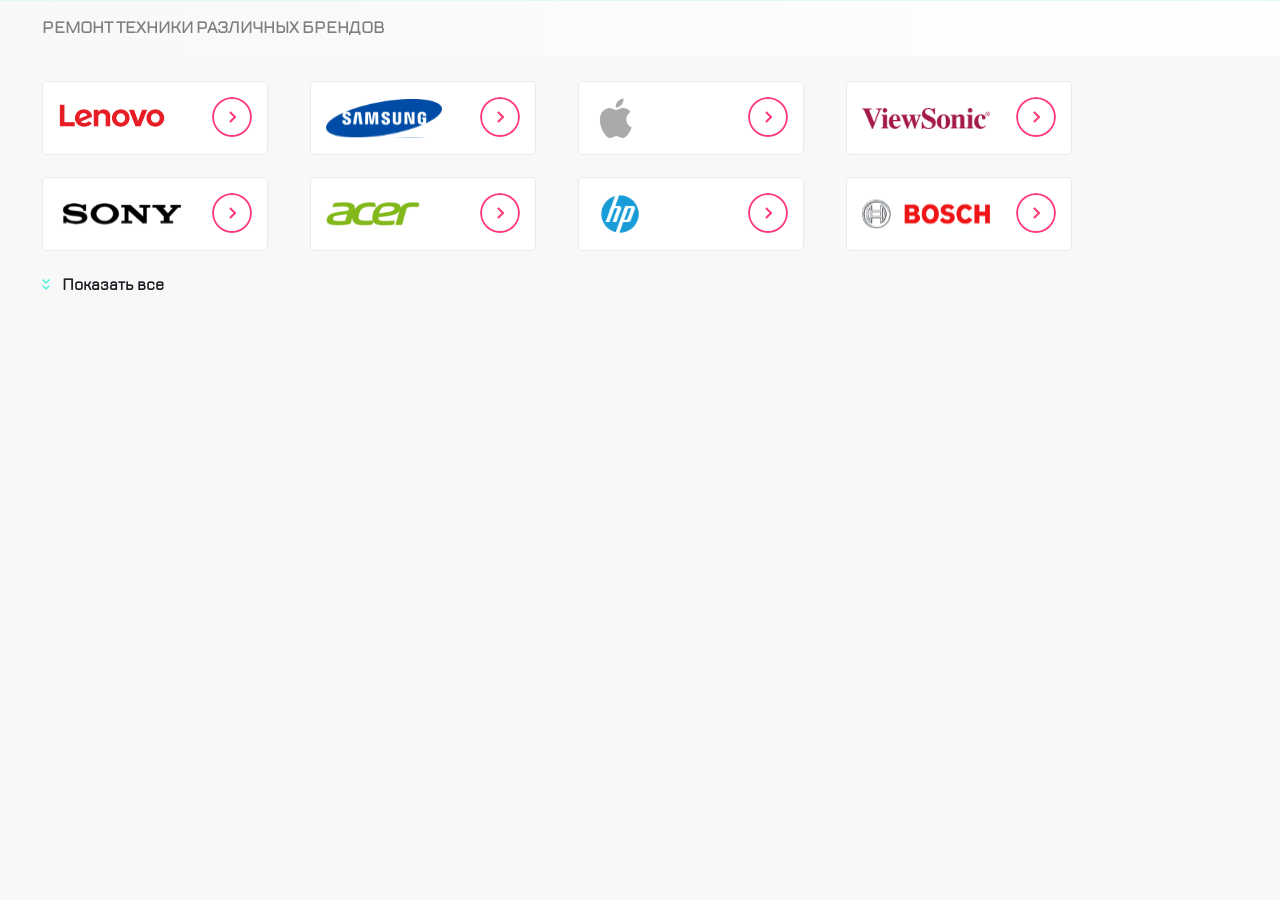
<file: index.html>
<!DOCTYPE html>
<html lang="en">

<head>
    <meta charset="UTF-8">
    <meta http-equiv="X-UA-Compatible" content="IE=edge">
    <meta name="viewport" content="width=device-width, initial-scale=1.0">
    <title>Document</title>
    <link href="style.css" rel="stylesheet" />
    <link rel="stylesheet" href="https://cdn.jsdelivr.net/npm/swiper@11/swiper-bundle.min.css" />
</head>

<body>
    <header class="header">
        <h1 class="header__title">РЕМОНТ ТЕХНИКИ РАЗЛИЧНЫХ БРЕНДОВ</h1>
    </header>
    <main class="content">
        <div class="swiper">
            <div class="swiper-wrapper">
            </div>
            <div class="swiper-pagination"></div>
        </div>
        <button class="content__show-button">Показать все</button>
    </main>
    <template id="button-template">
        <div class="swiper-slide">
            <img class="button-icon" src="" alt="Логотип бренда">
            <button class="button-item"></button>
        </div>
    </template>
    <script src="https://cdn.jsdelivr.net/npm/swiper@11/swiper-bundle.min.js"></script>
    <script src="script.js"></script>
</body>

</html>
</file>
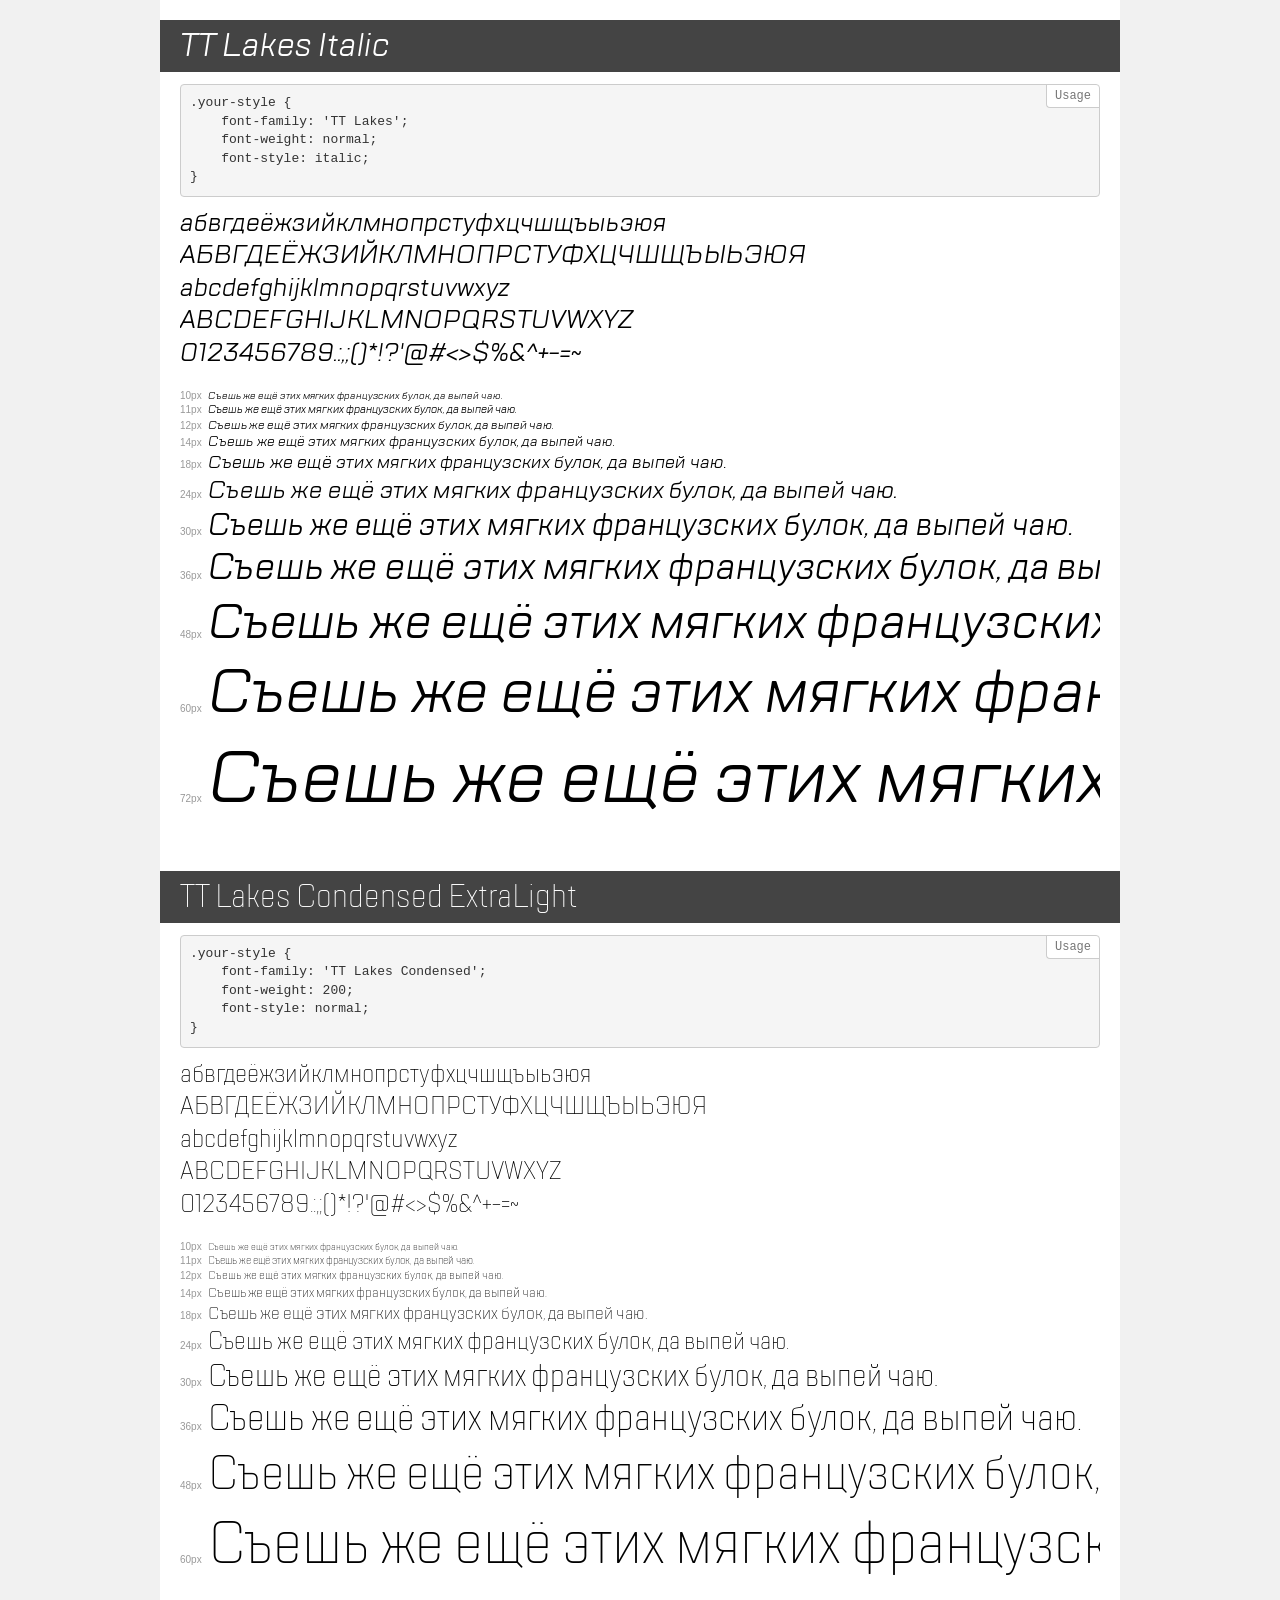
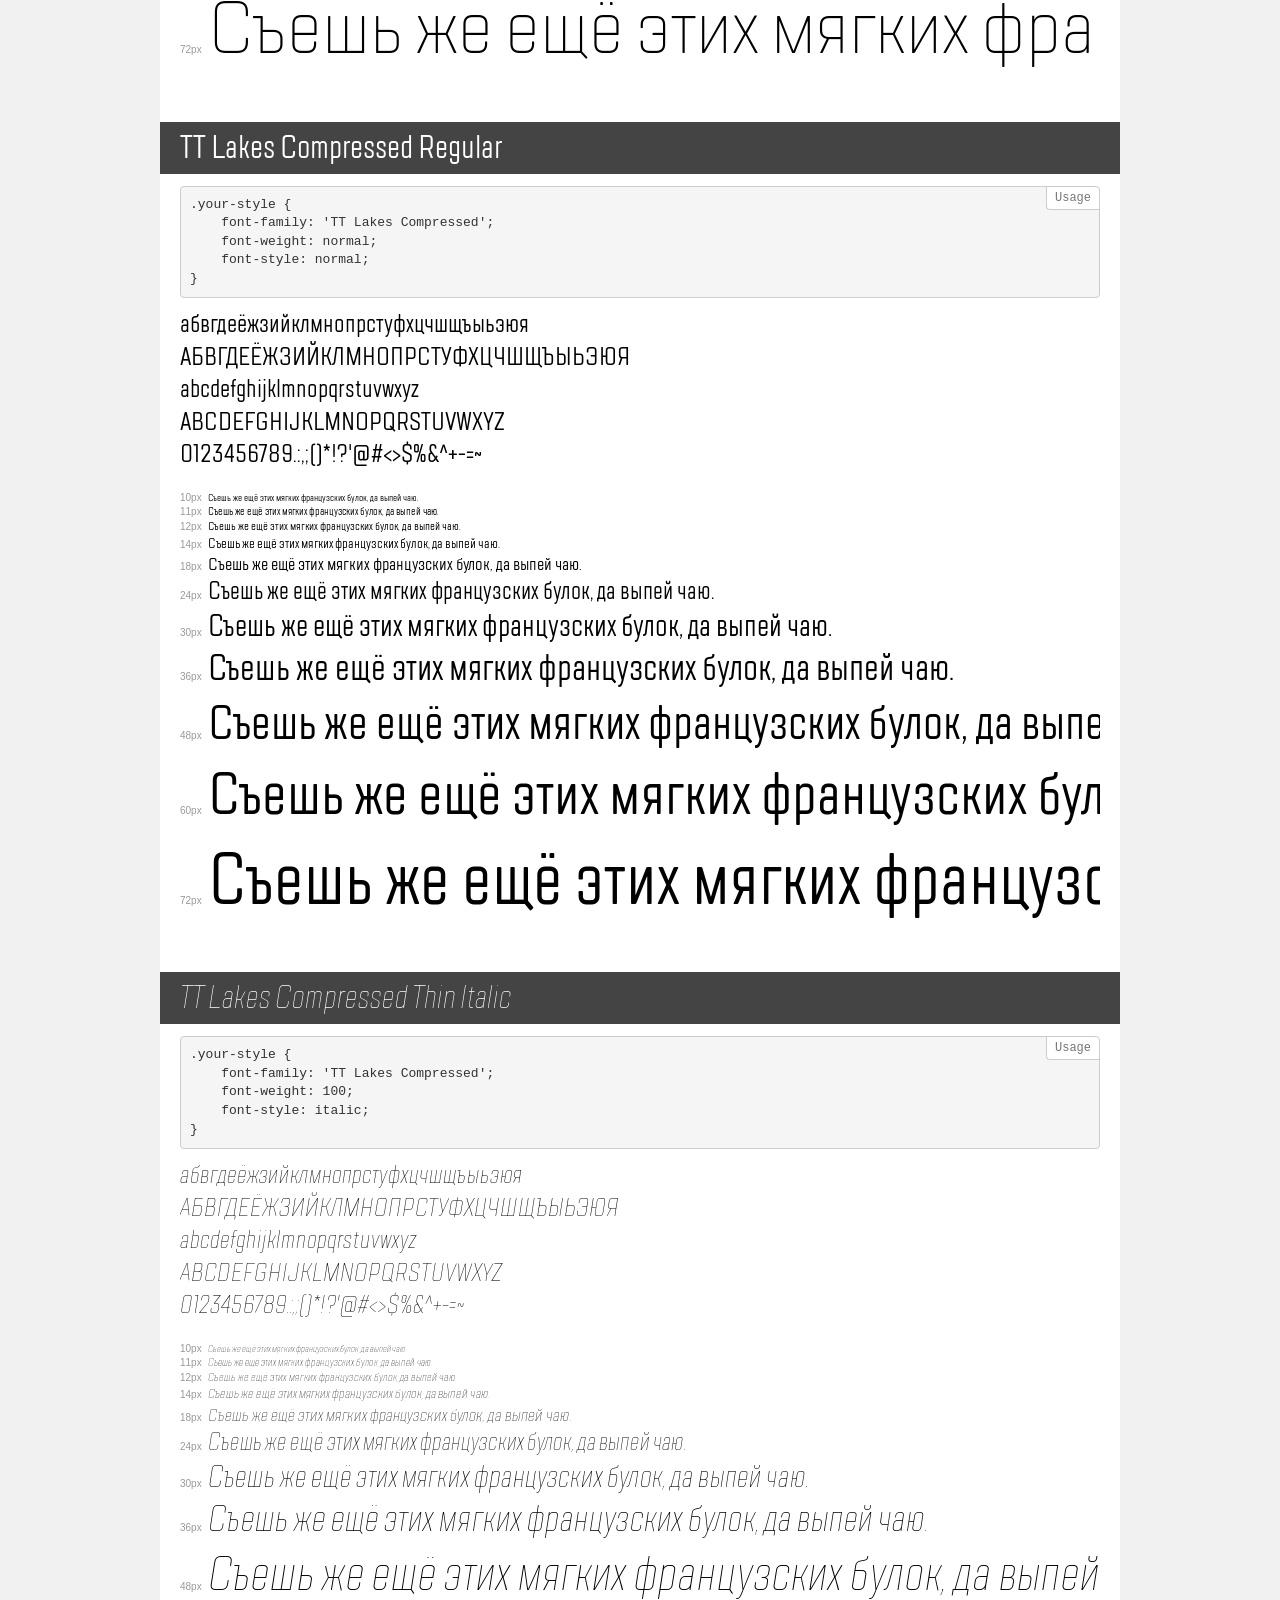
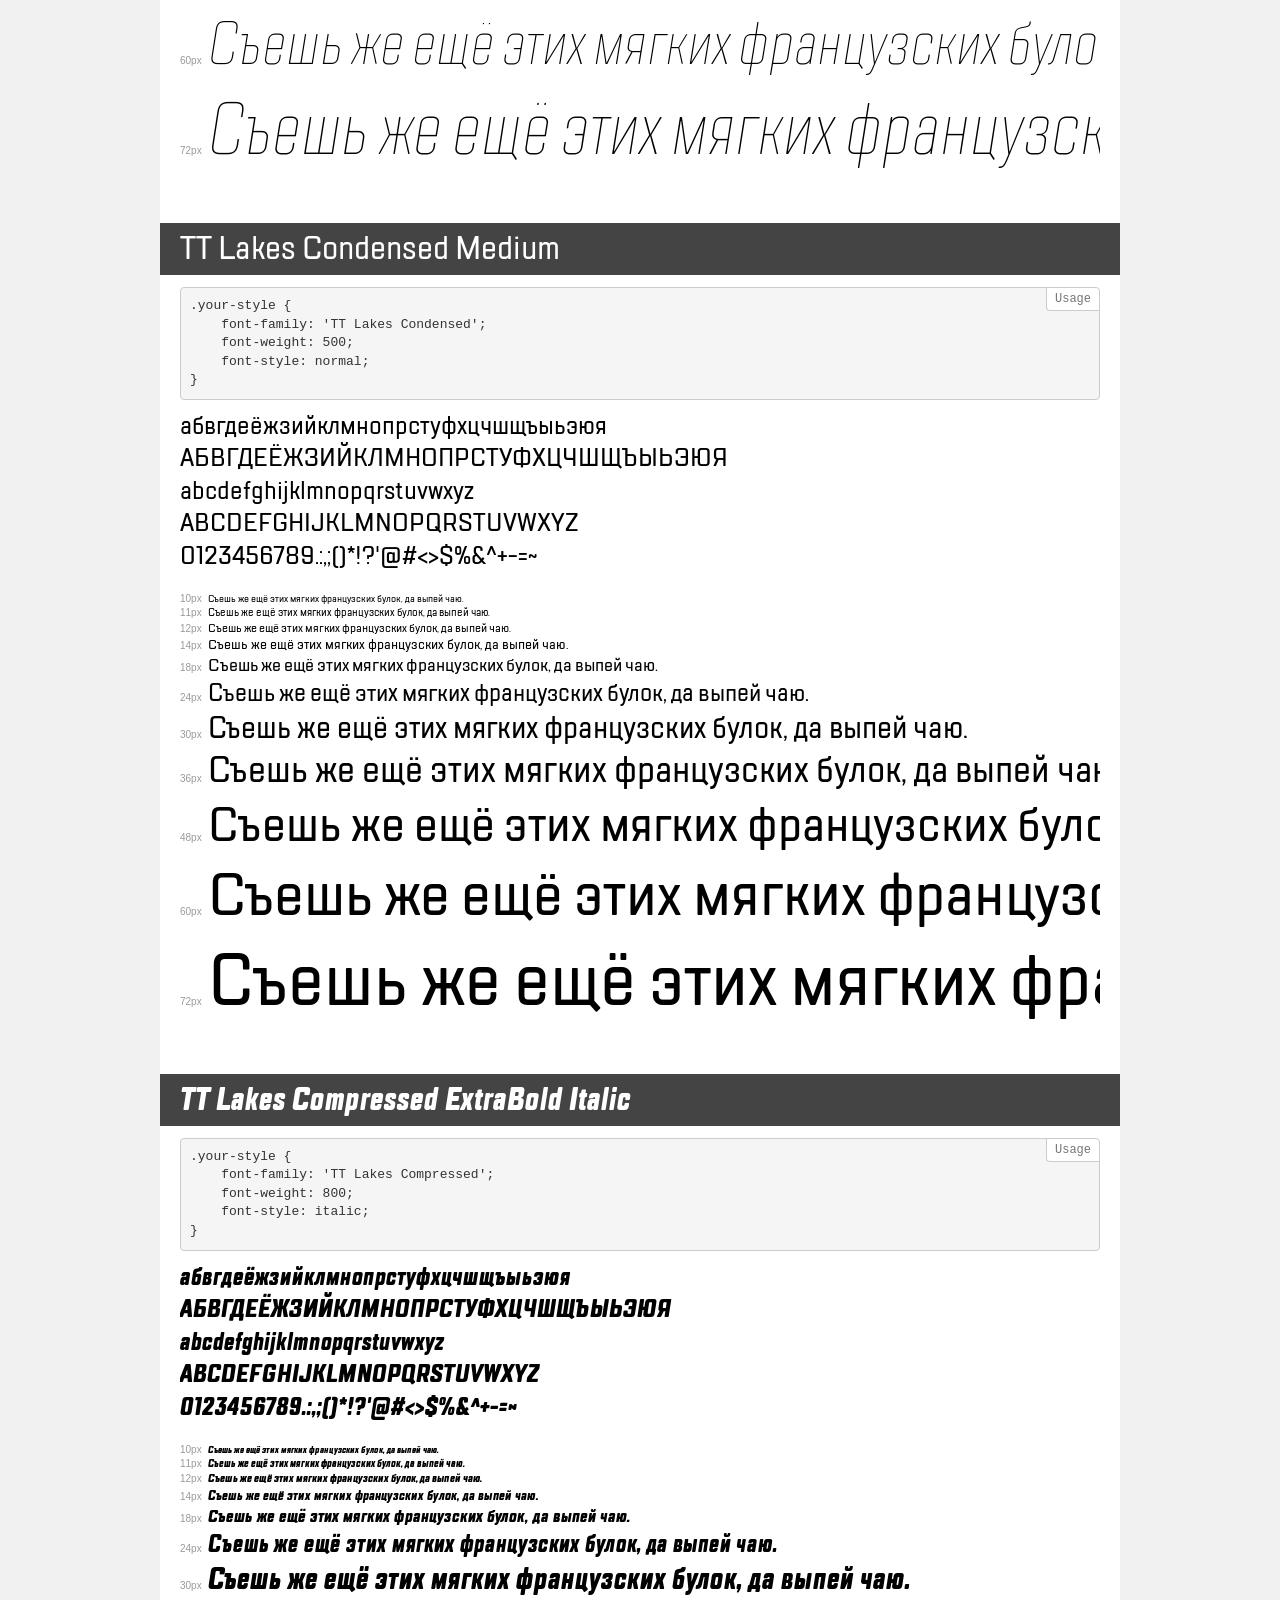
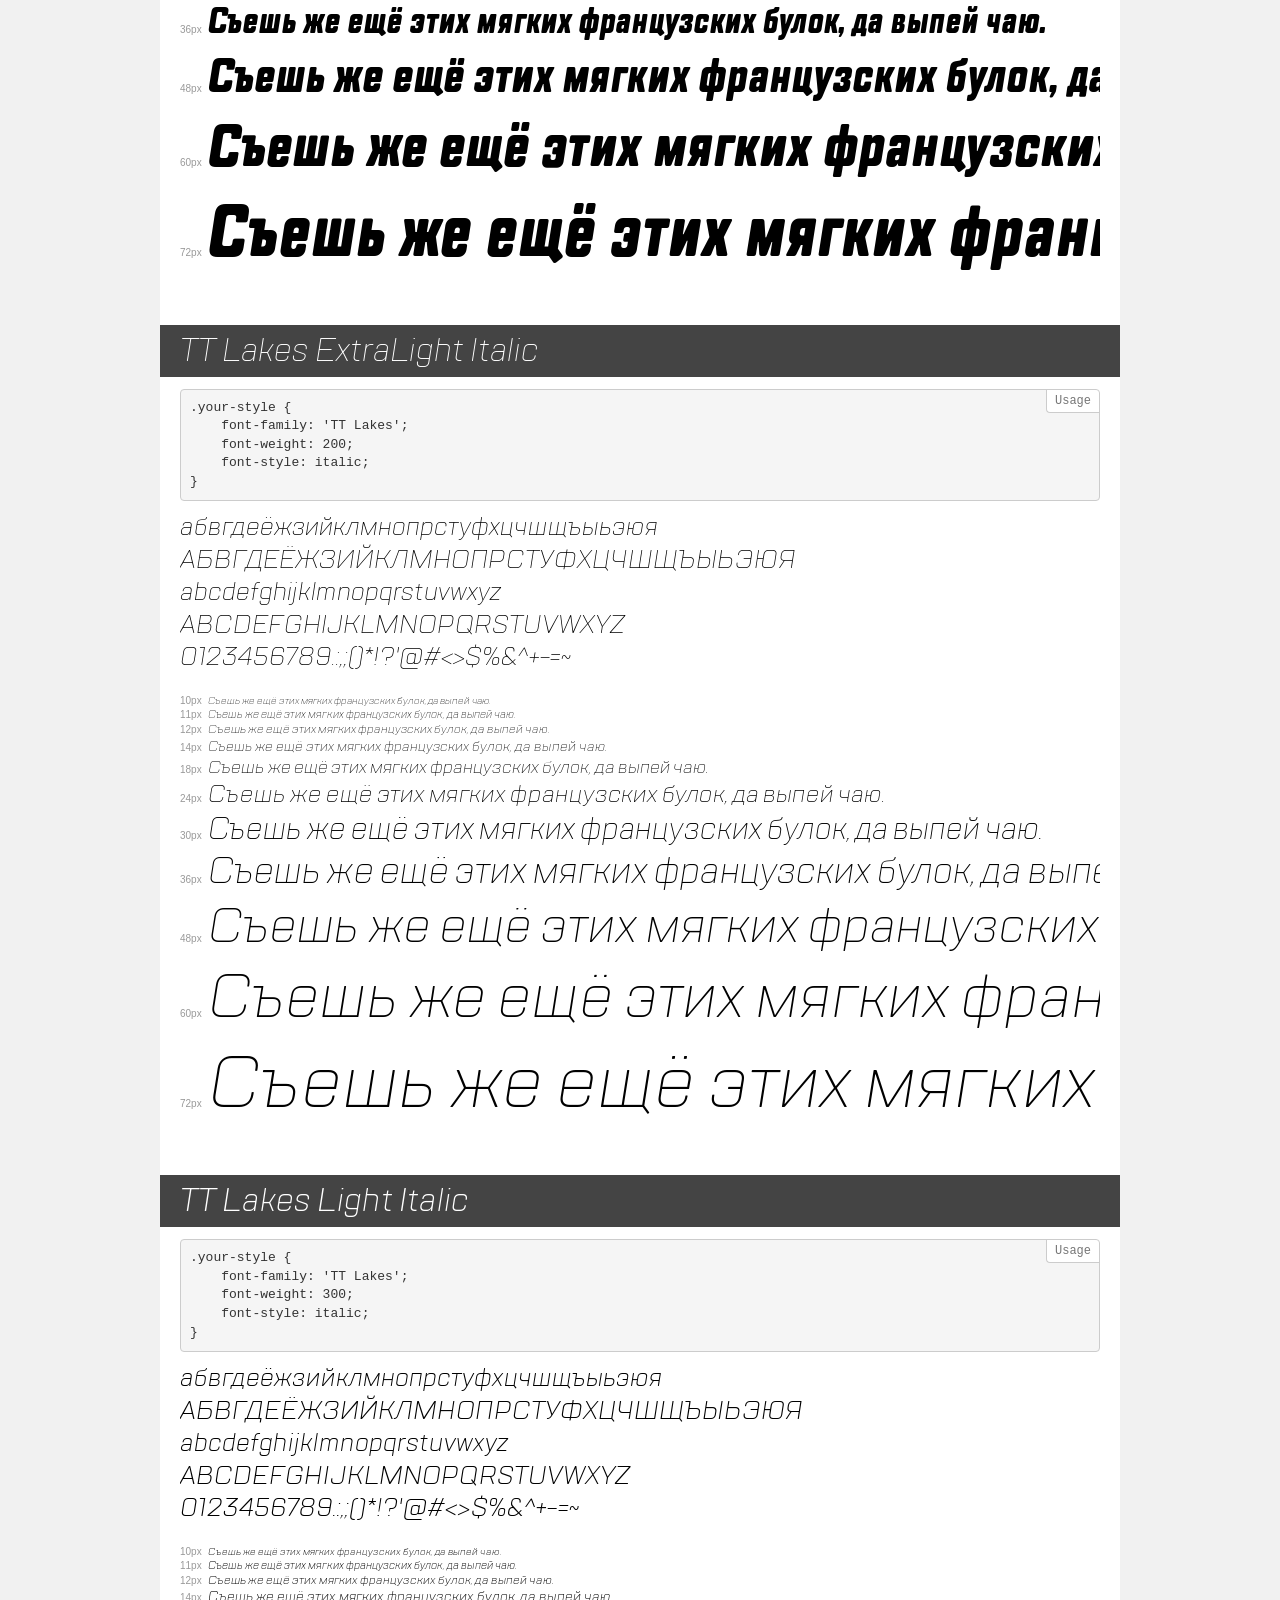
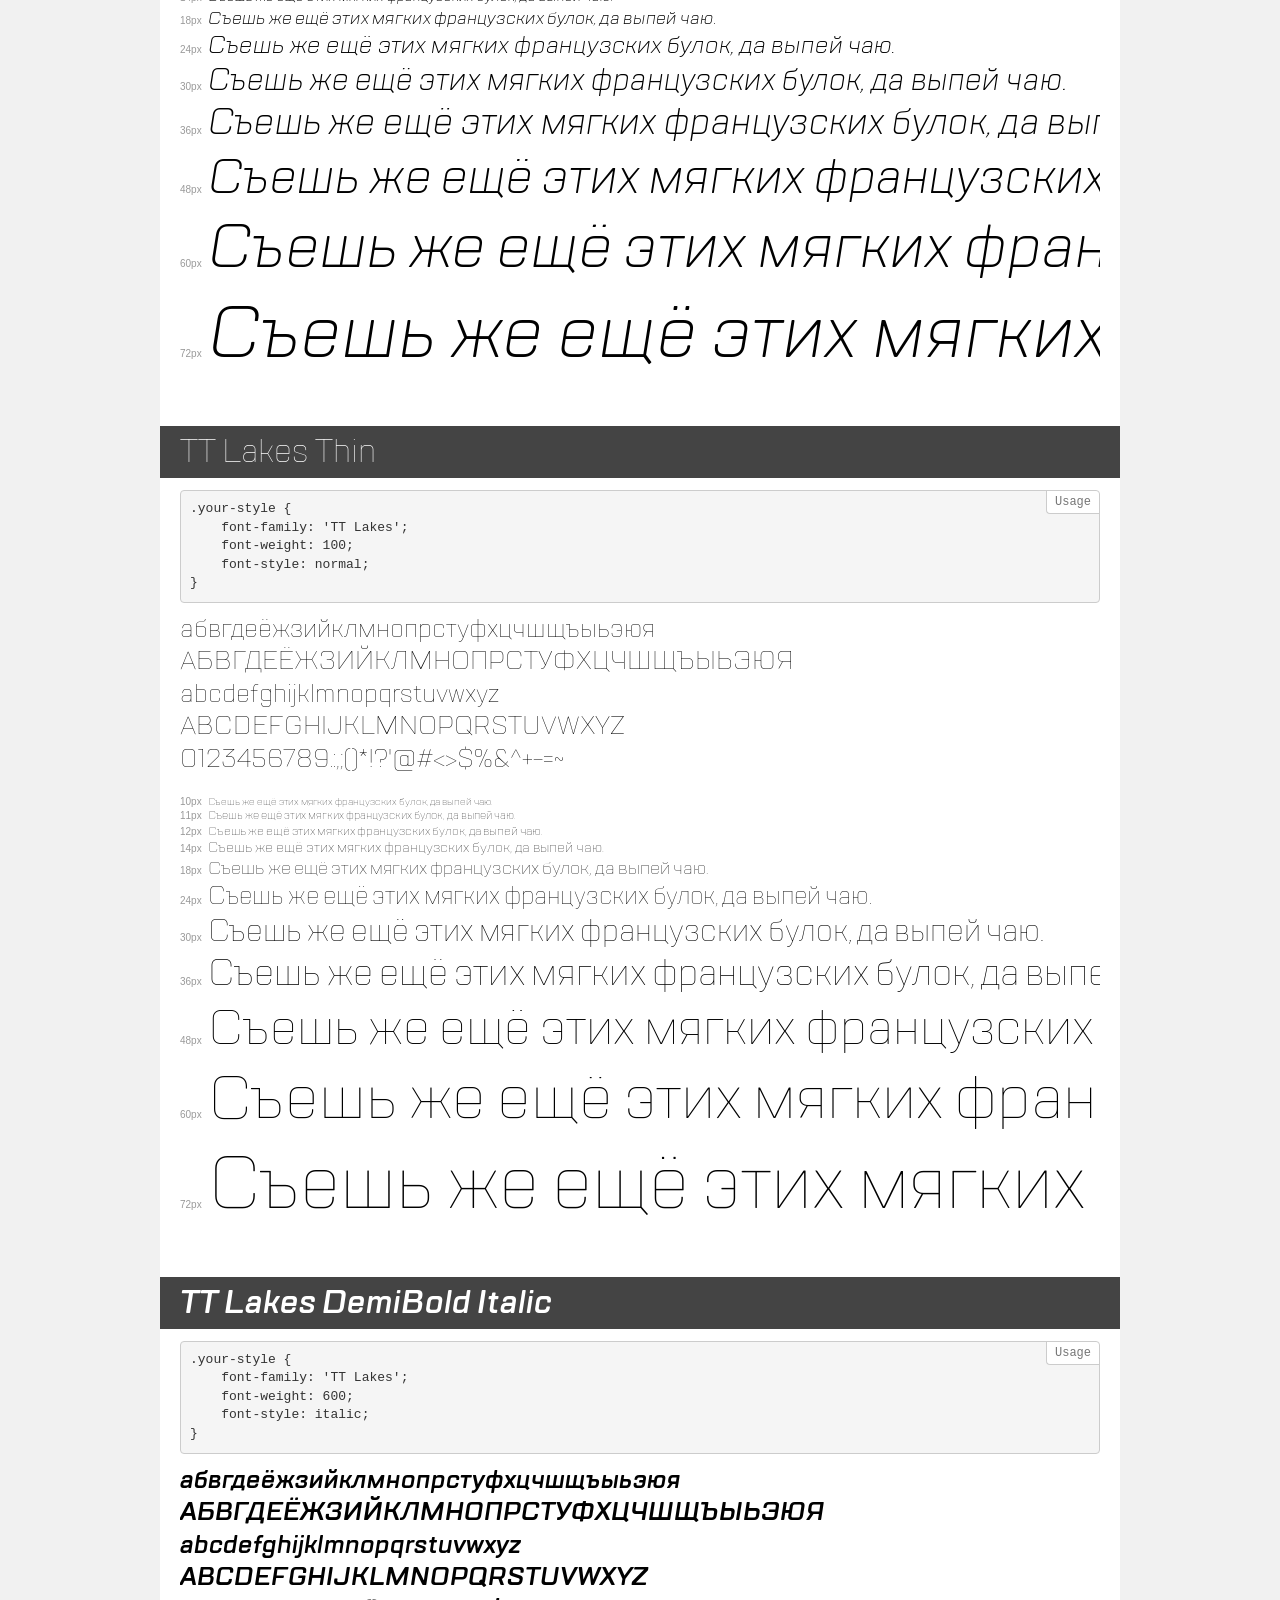
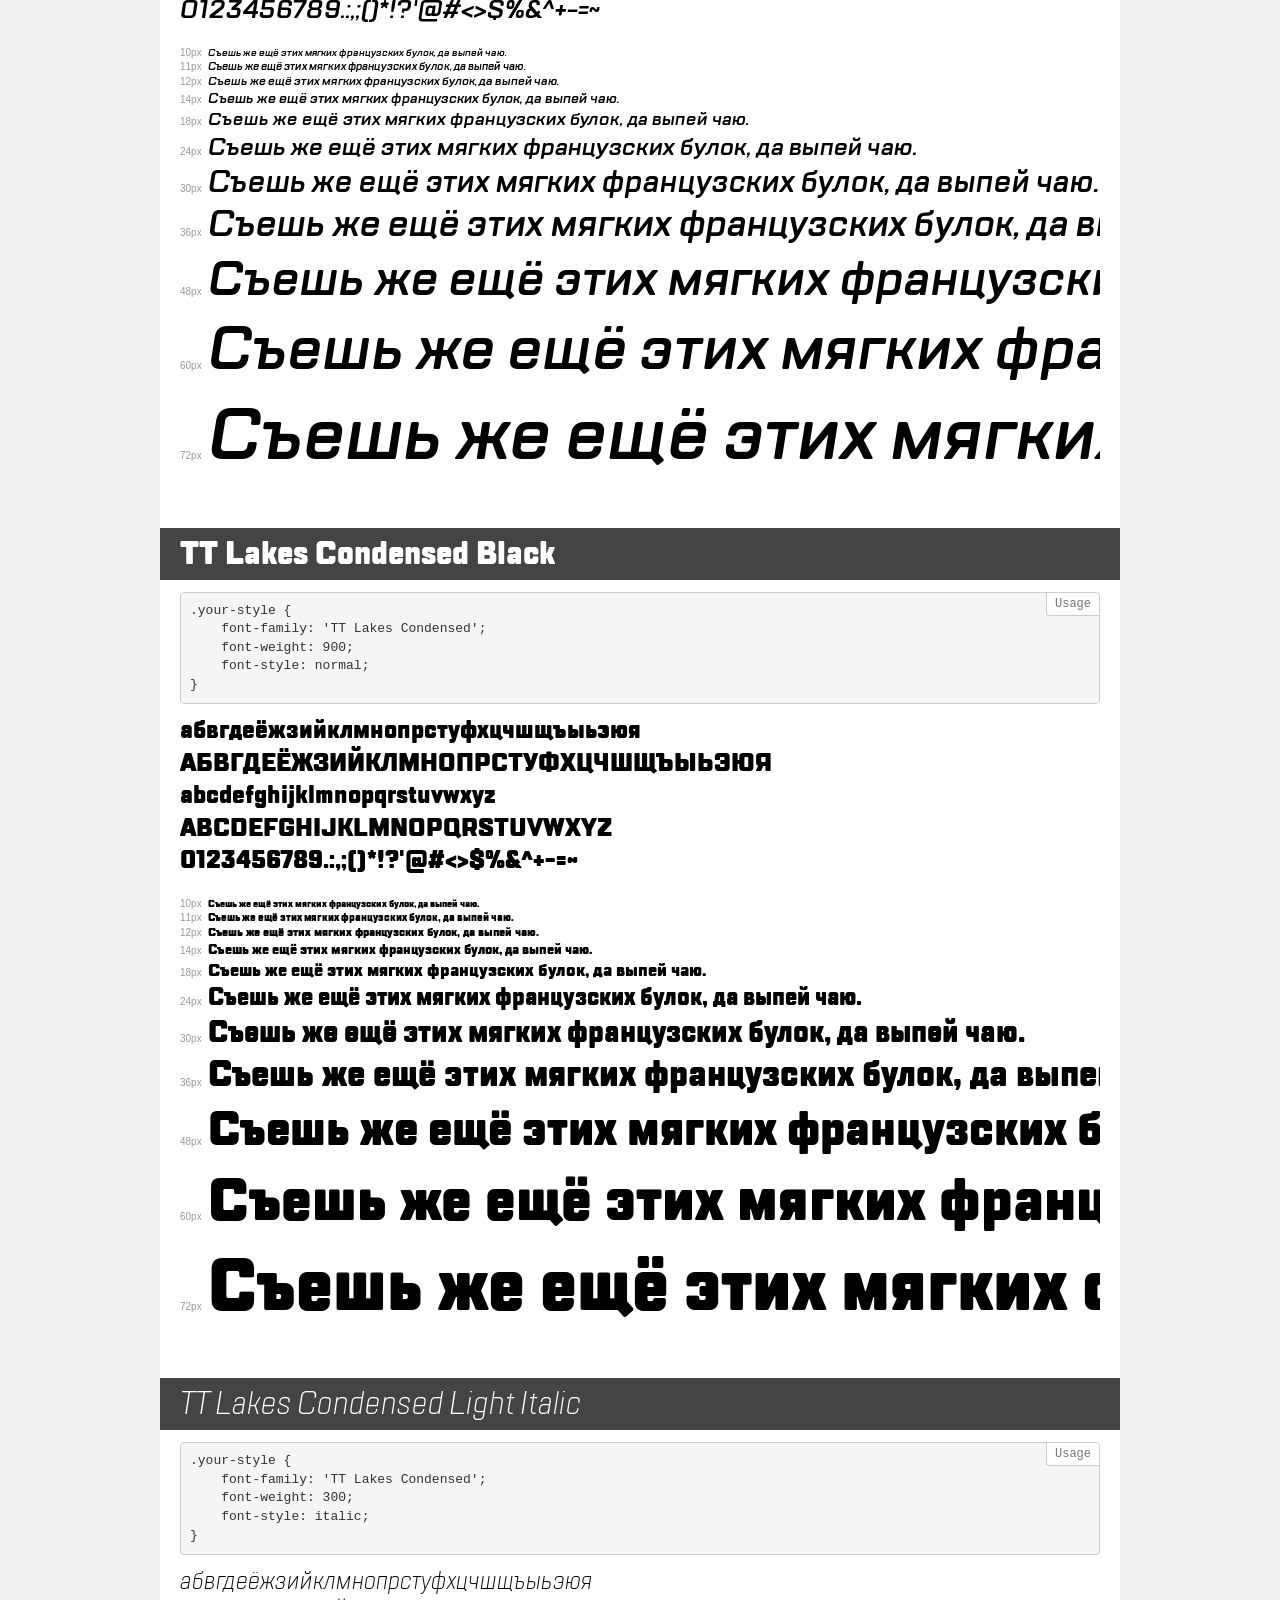
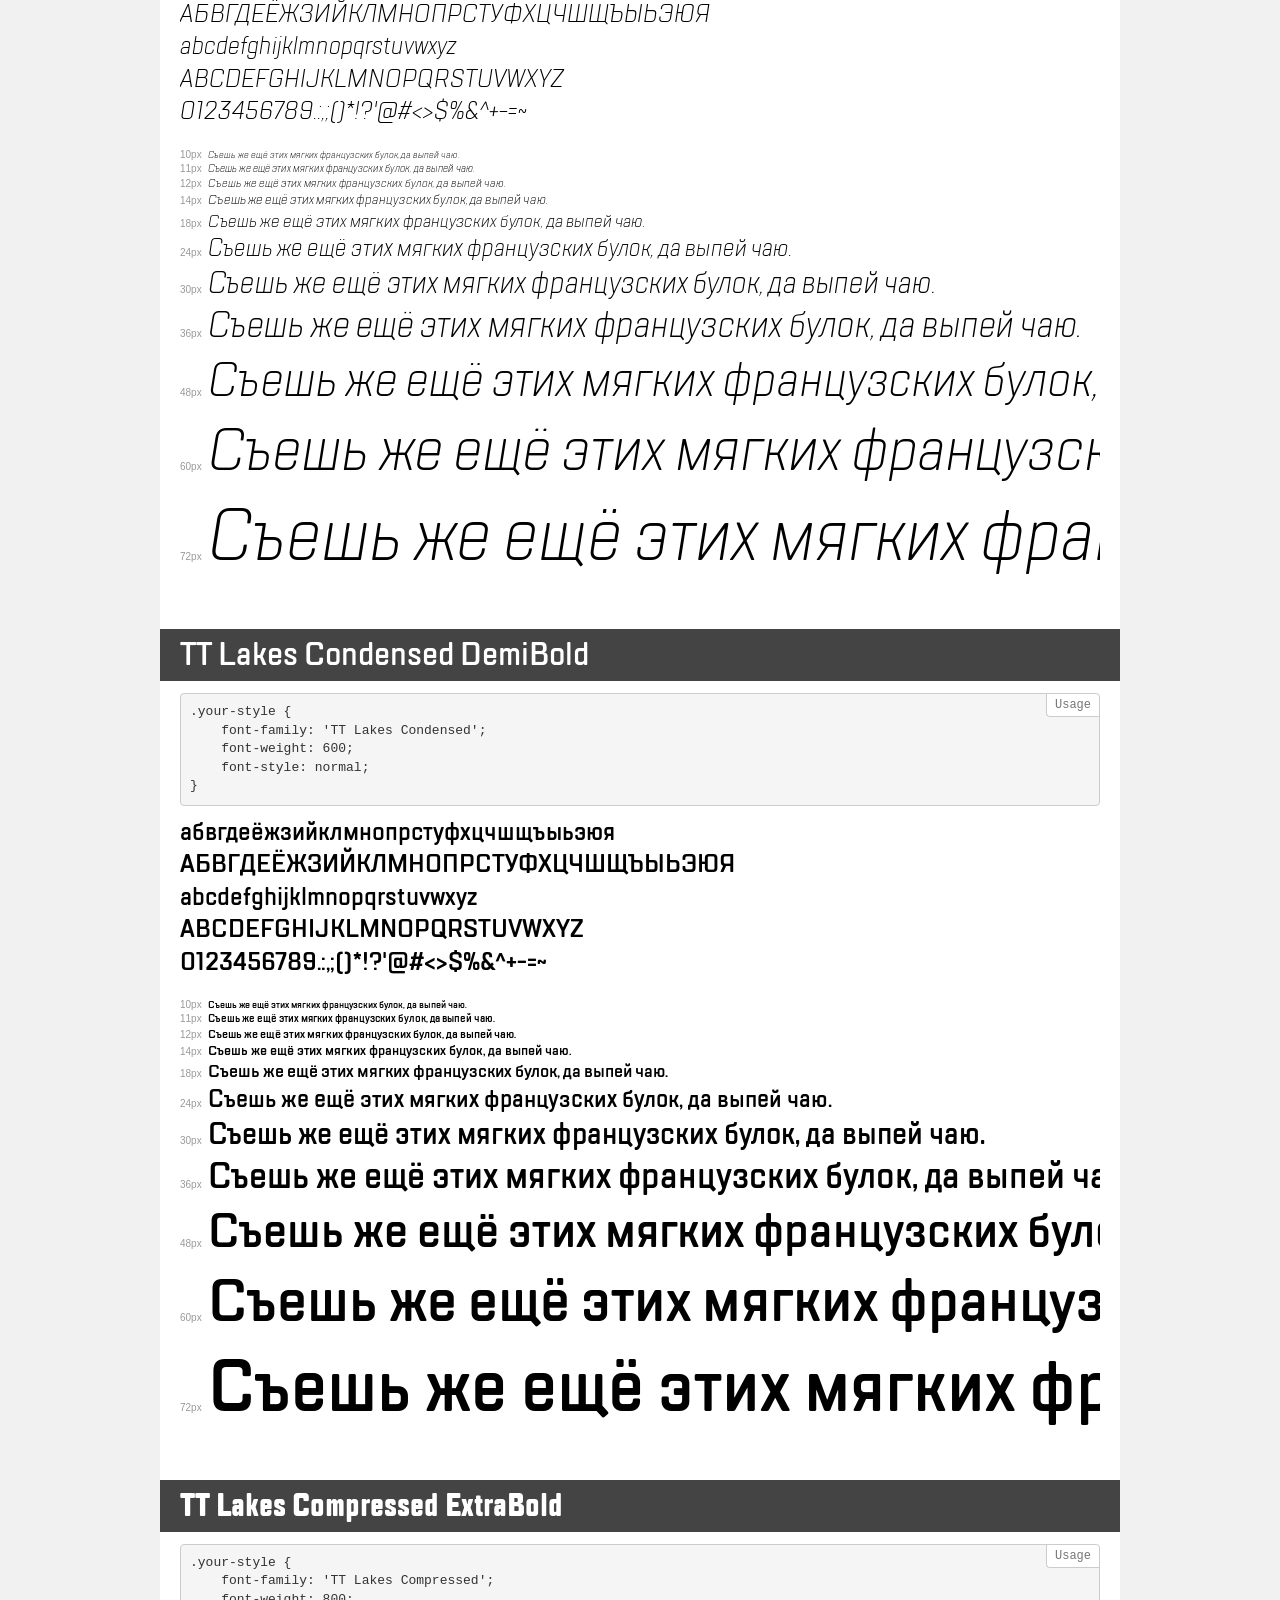
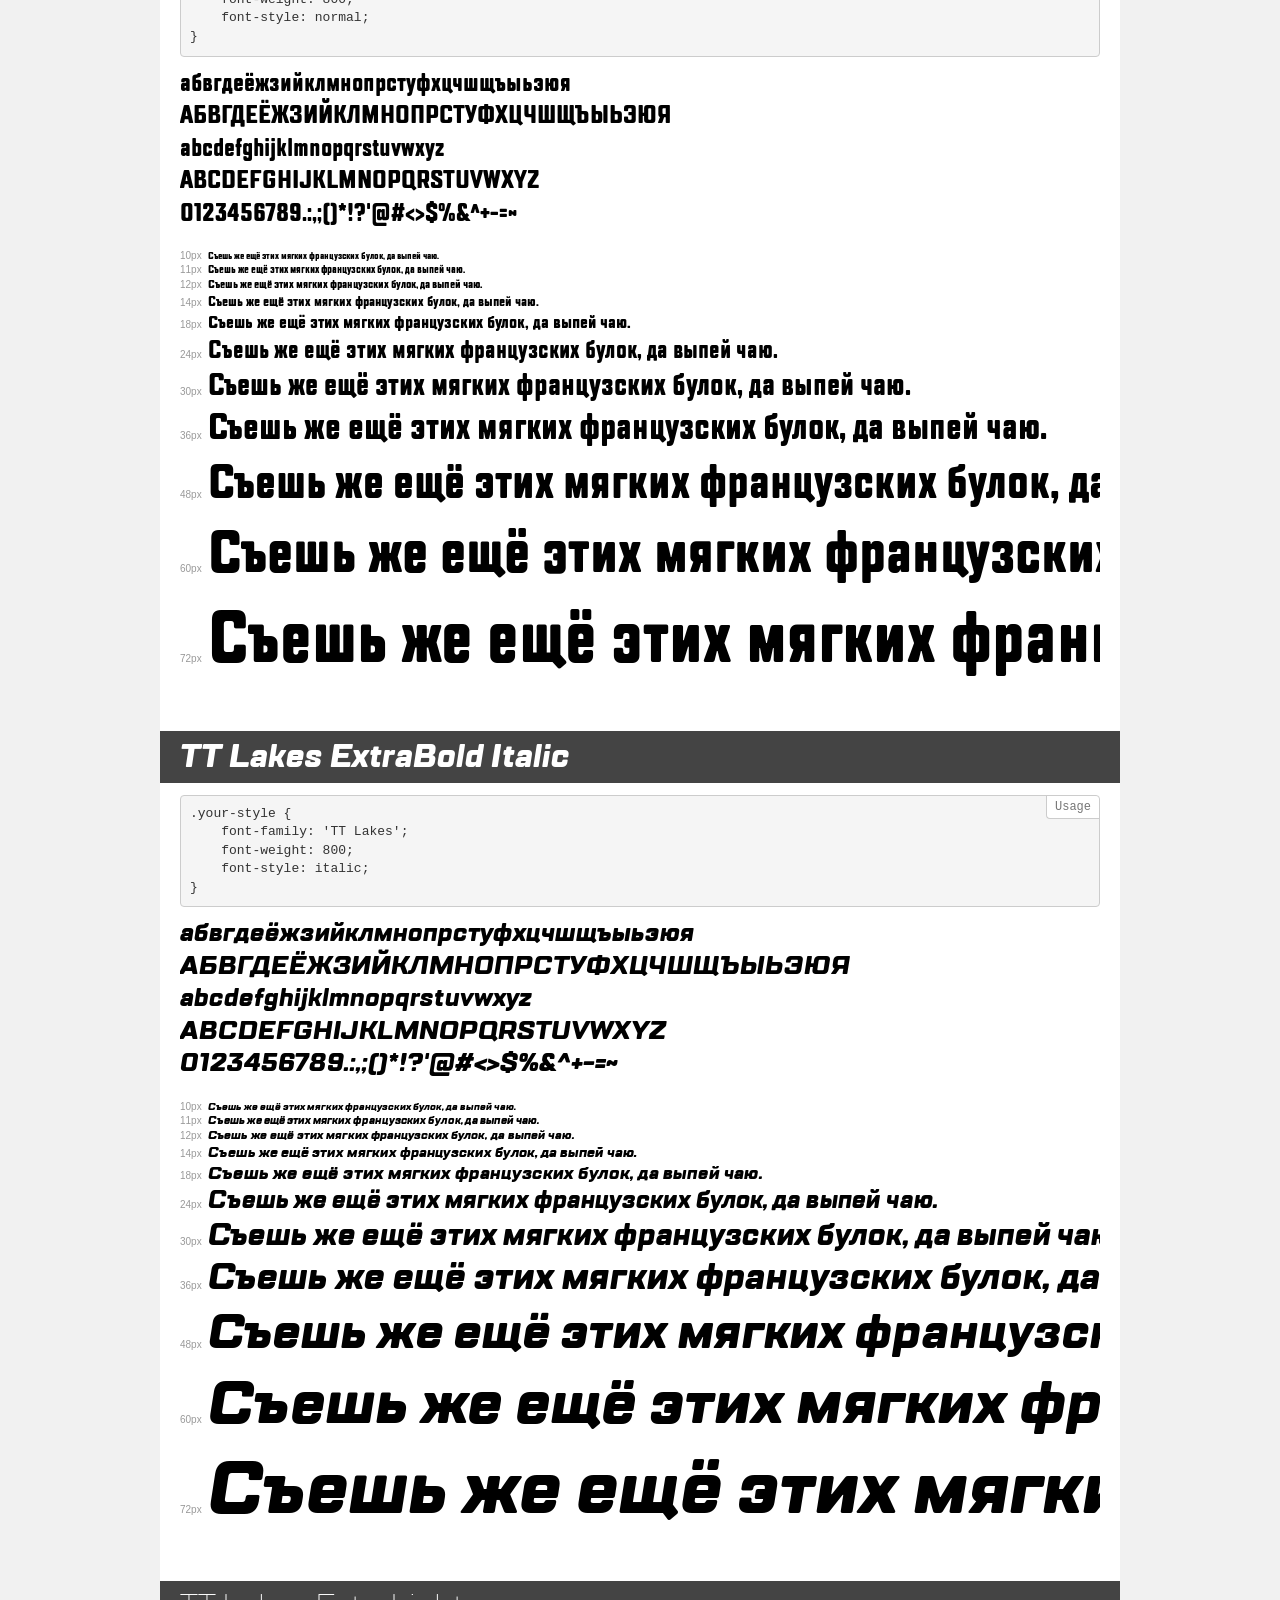
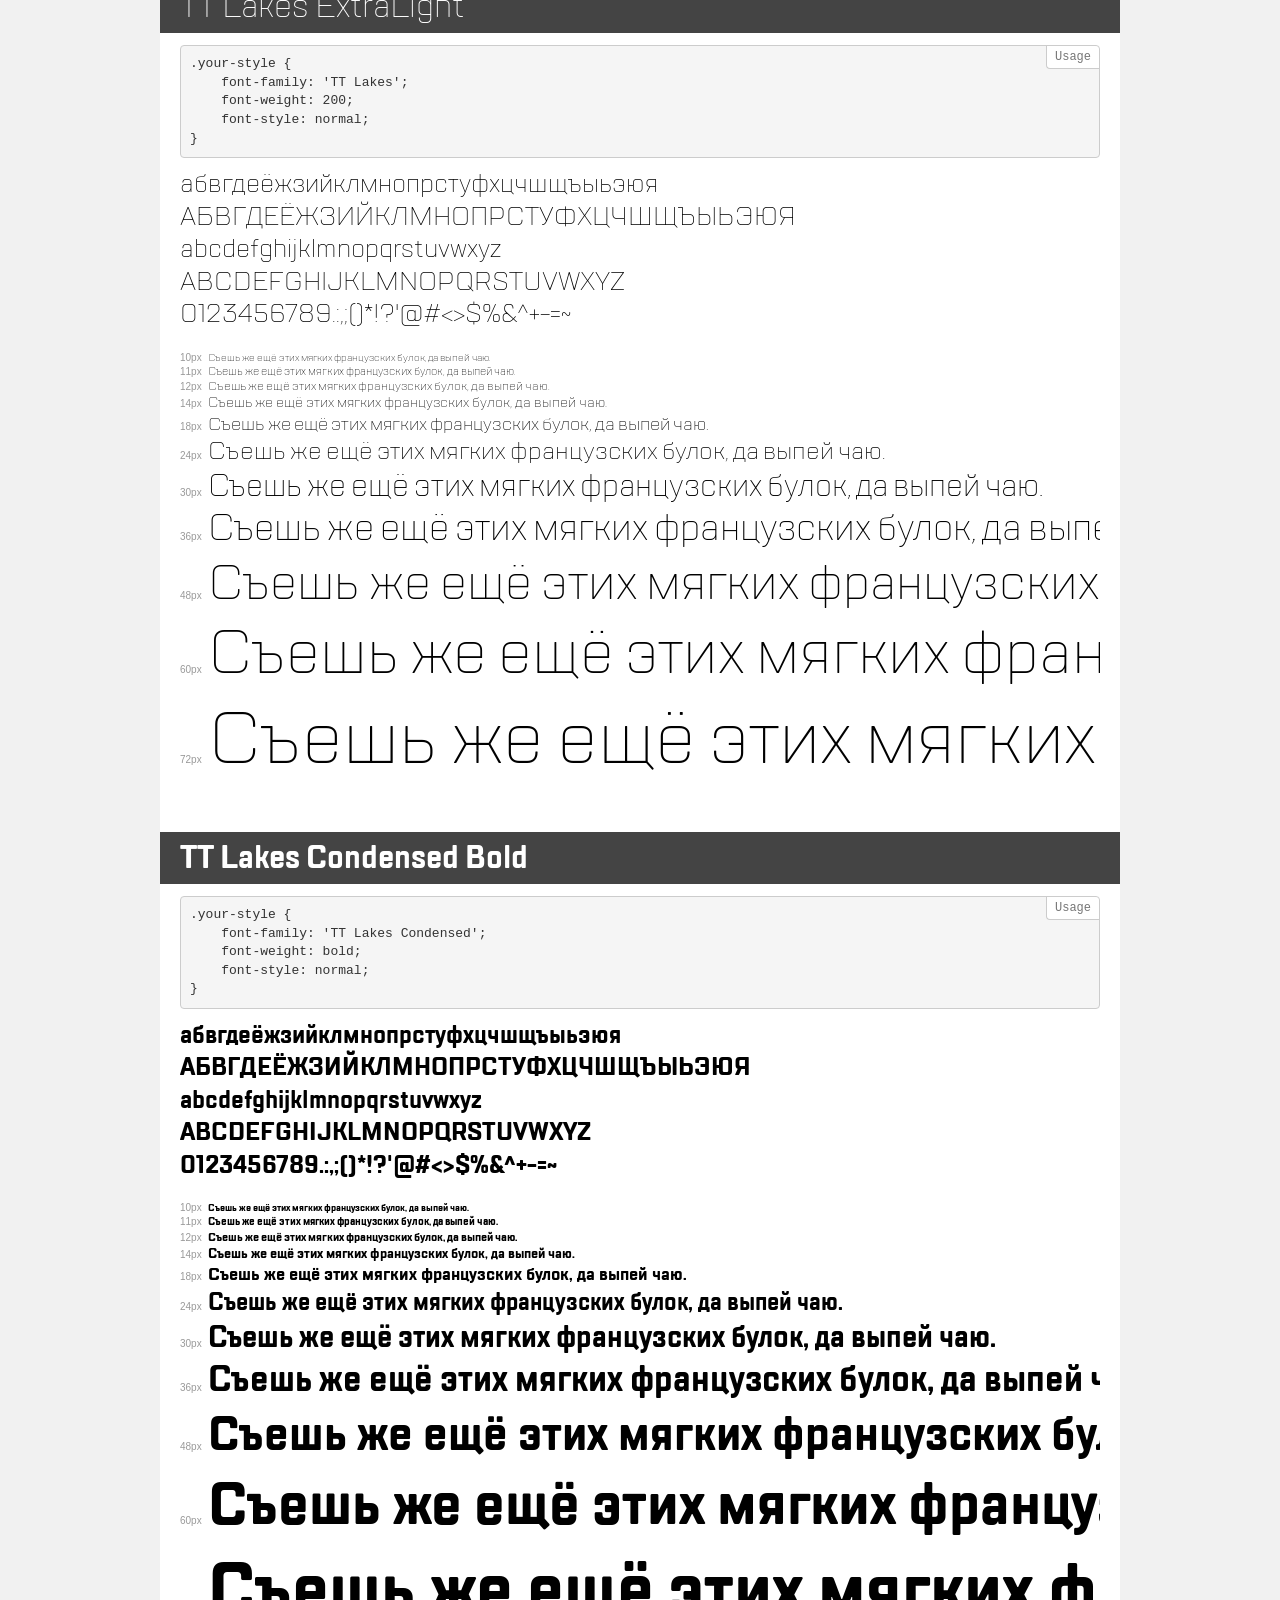
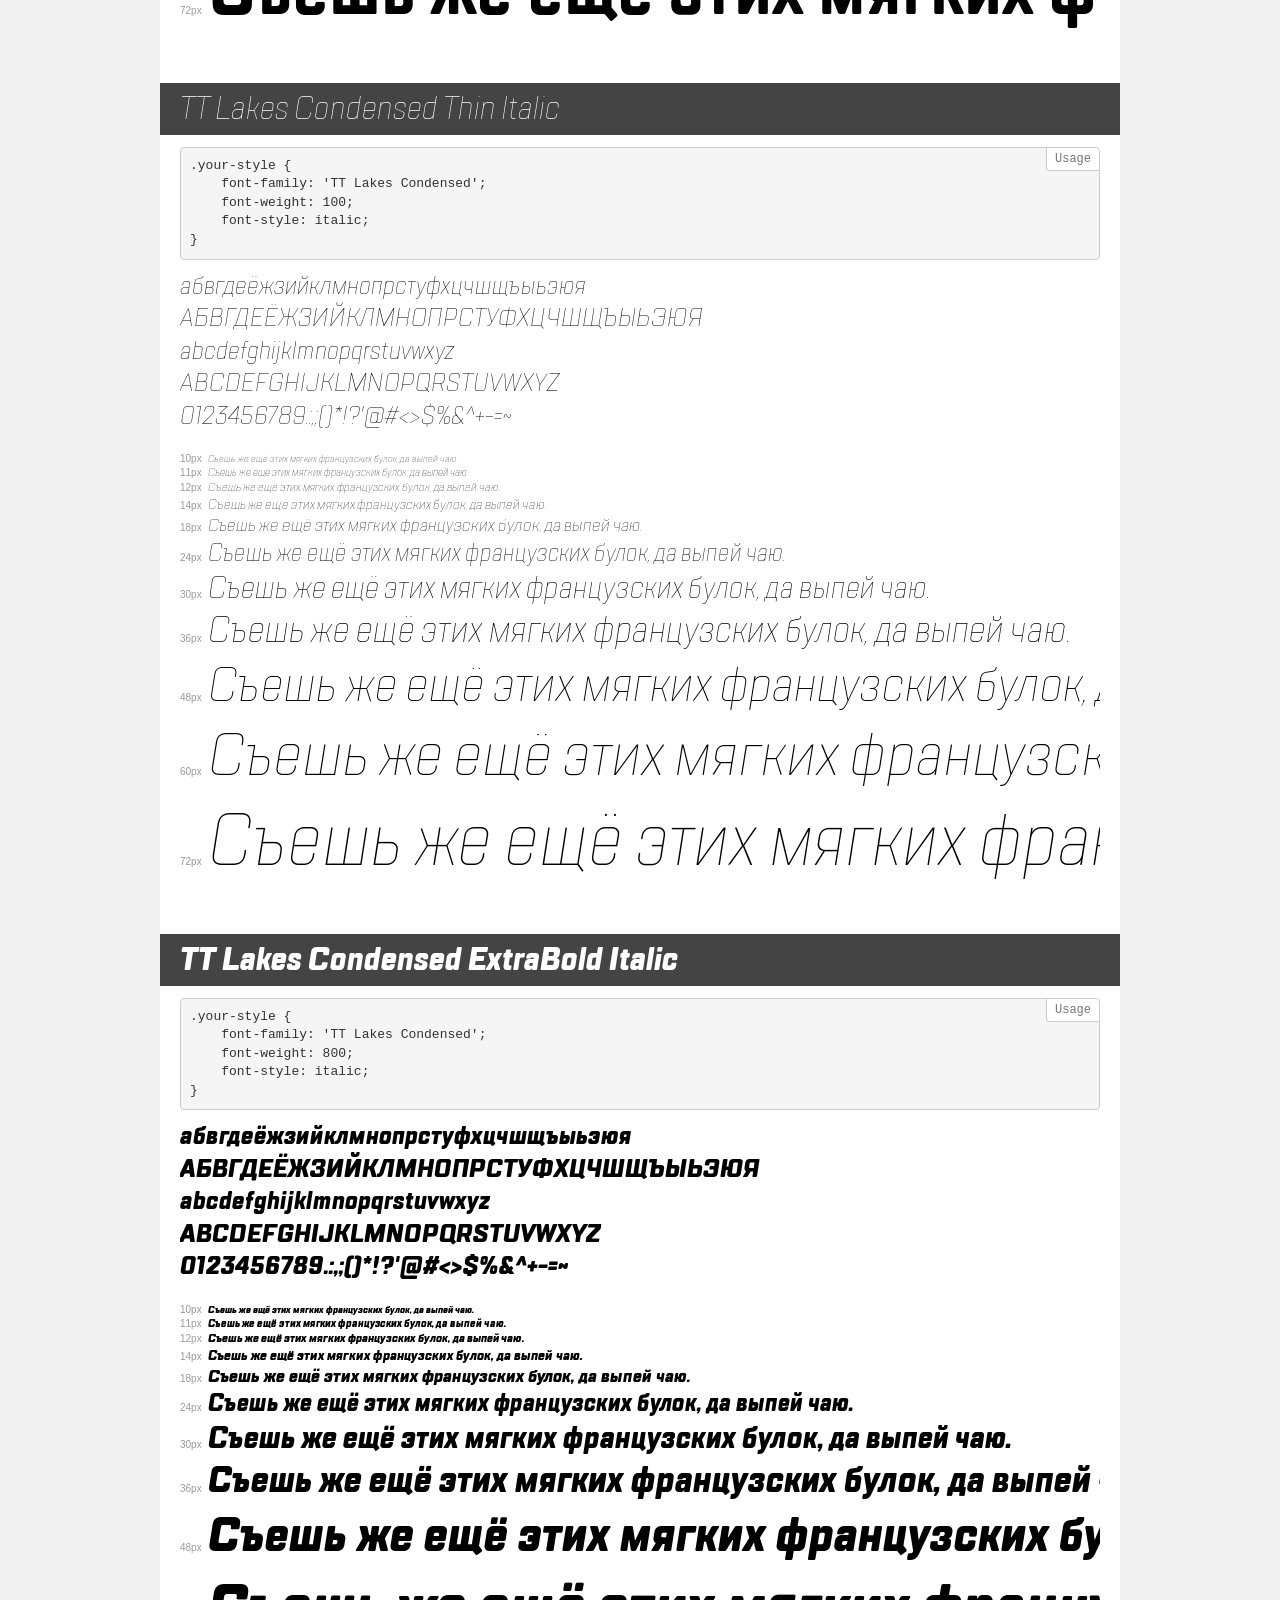
<file: assets/fonts/TTLakes2/demo.html>
<!DOCTYPE html>
<html>
<head>
    <meta charset="utf-8">
    <meta http-equiv="X-UA-Compatible" content="IE=edge">
    <meta name="viewport" content="width=device-width, initial-scale=1">
    <meta name="robots" content="noindex, noarchive">
    <meta name="format-detection" content="telephone=no">
    <title>Transfonter demo</title>
    <link href="stylesheet.css" rel="stylesheet">
    <style>
        /*
        http://meyerweb.com/eric/tools/css/reset/
        v2.0 | 20110126
        License: none (public domain)
        */
        html, body, div, span, applet, object, iframe,
        h1, h2, h3, h4, h5, h6, p, blockquote, pre,
        a, abbr, acronym, address, big, cite, code,
        del, dfn, em, img, ins, kbd, q, s, samp,
        small, strike, strong, sub, sup, tt, var,
        b, u, i, center,
        dl, dt, dd, ol, ul, li,
        fieldset, form, label, legend,
        table, caption, tbody, tfoot, thead, tr, th, td,
        article, aside, canvas, details, embed,
        figure, figcaption, footer, header, hgroup,
        menu, nav, output, ruby, section, summary,
        time, mark, audio, video {
            margin: 0;
            padding: 0;
            border: 0;
            font-size: 100%;
            font: inherit;
            vertical-align: baseline;
        }
        /* HTML5 display-role reset for older browsers */
        article, aside, details, figcaption, figure,
        footer, header, hgroup, menu, nav, section {
            display: block;
        }
        body {
            line-height: 1;
        }
        ol, ul {
            list-style: none;
        }
        blockquote, q {
            quotes: none;
        }
        blockquote:before, blockquote:after,
        q:before, q:after {
            content: '';
            content: none;
        }
        table {
            border-collapse: collapse;
            border-spacing: 0;
        }
        /* common styles */
        body {
            background: #f1f1f1;
            color: #000;
        }
        .page {
            background: #fff;
            width: 920px;
            margin: 0 auto;
            padding: 20px 20px 0 20px;
            overflow: hidden;
        }
        .font-container {
            overflow-x: auto;
            overflow-y: hidden;
            margin-bottom: 40px;
            line-height: 1.3;
            white-space: nowrap;
            padding-bottom: 5px;
        }
        h1 {
            position: relative;
            background: #444;
            font-size: 32px;
            color: #fff;
            padding: 10px 20px;
            margin: 0 -20px 12px -20px;
        }
        .letters {
            font-size: 25px;
            margin-bottom: 20px;
        }
        .s10:before {
            content: '10px';
        }
        .s11:before {
            content: '11px';
        }
        .s12:before {
            content: '12px';
        }
        .s14:before {
            content: '14px';
        }
        .s18:before {
            content: '18px';
        }
        .s24:before {
            content: '24px';
        }
        .s30:before {
            content: '30px';
        }
        .s36:before {
            content: '36px';
        }
        .s48:before {
            content: '48px';
        }
        .s60:before {
            content: '60px';
        }
        .s72:before {
            content: '72px';
        }
        .s10:before, .s11:before, .s12:before, .s14:before,
        .s18:before, .s24:before, .s30:before, .s36:before,
        .s48:before, .s60:before, .s72:before {
            font-family: Arial, sans-serif;
            font-size: 10px;
            font-weight: normal;
            font-style: normal;
            color: #999;
            padding-right: 6px;
        }
        pre {
            display: block;
            position: relative;
            padding: 9px;
            margin: 0 0 10px;
            font-family: Monaco, Menlo, Consolas, "Courier New", monospace !important;
            font-size: 13px;
            line-height: 1.428571429;
            color: #333;
            font-weight: normal !important;
            font-style: normal !important;
            background-color: #f5f5f5;
            border: 1px solid #ccc;
            overflow-x: auto;
            border-radius: 4px;
        }
        pre:after {
            display: block;
            position: absolute;
            right: 0;
            top: 0;
            content: 'Usage';
            line-height: 1;
            padding: 5px 8px;
            font-size: 12px;
            color: #767676;
            background-color: #fff;
            border: 1px solid #ccc;
            border-right: none;
            border-top: none;
            border-radius: 0 4px 0 4px;
            z-index: 10;
        }
        /* responsive */
        @media (max-width: 959px) {
            .page {
                width: auto;
                margin: 0;
            }
        }
    </style>
</head>
<body>
<div class="page">
    <div class="demo" style="font-family: 'TT Lakes'; font-weight: normal; font-style: italic;">
        <h1>TT Lakes Italic</h1>
        <pre>.your-style {
    font-family: 'TT Lakes';
    font-weight: normal;
    font-style: italic;
}</pre>
        <div class="font-container">
            <p class="letters">
                абвгдеёжзийклмнопрстуфхцчшщъыьэюя<br>
АБВГДЕЁЖЗИЙКЛМНОПРСТУФХЦЧШЩЪЫЬЭЮЯ<br>
abcdefghijklmnopqrstuvwxyz<br>
ABCDEFGHIJKLMNOPQRSTUVWXYZ<br>
                0123456789.:,;()*!?'@#<>$%&^+-=~
            </p>
            <p class="s10" style="font-size: 10px;">Съешь же ещё этих мягких французских булок, да выпей чаю.</p>
            <p class="s11" style="font-size: 11px;">Съешь же ещё этих мягких французских булок, да выпей чаю.</p>
            <p class="s12" style="font-size: 12px;">Съешь же ещё этих мягких французских булок, да выпей чаю.</p>
            <p class="s14" style="font-size: 14px;">Съешь же ещё этих мягких французских булок, да выпей чаю.</p>
            <p class="s18" style="font-size: 18px;">Съешь же ещё этих мягких французских булок, да выпей чаю.</p>
            <p class="s24" style="font-size: 24px;">Съешь же ещё этих мягких французских булок, да выпей чаю.</p>
            <p class="s30" style="font-size: 30px;">Съешь же ещё этих мягких французских булок, да выпей чаю.</p>
            <p class="s36" style="font-size: 36px;">Съешь же ещё этих мягких французских булок, да выпей чаю.</p>
            <p class="s48" style="font-size: 48px;">Съешь же ещё этих мягких французских булок, да выпей чаю.</p>
            <p class="s60" style="font-size: 60px;">Съешь же ещё этих мягких французских булок, да выпей чаю.</p>
            <p class="s72" style="font-size: 72px;">Съешь же ещё этих мягких французских булок, да выпей чаю.</p>
        </div>
    </div>
    <div class="demo" style="font-family: 'TT Lakes Condensed'; font-weight: 200; font-style: normal;">
        <h1>TT Lakes Condensed ExtraLight</h1>
        <pre>.your-style {
    font-family: 'TT Lakes Condensed';
    font-weight: 200;
    font-style: normal;
}</pre>
        <div class="font-container">
            <p class="letters">
                абвгдеёжзийклмнопрстуфхцчшщъыьэюя<br>
АБВГДЕЁЖЗИЙКЛМНОПРСТУФХЦЧШЩЪЫЬЭЮЯ<br>
abcdefghijklmnopqrstuvwxyz<br>
ABCDEFGHIJKLMNOPQRSTUVWXYZ<br>
                0123456789.:,;()*!?'@#<>$%&^+-=~
            </p>
            <p class="s10" style="font-size: 10px;">Съешь же ещё этих мягких французских булок, да выпей чаю.</p>
            <p class="s11" style="font-size: 11px;">Съешь же ещё этих мягких французских булок, да выпей чаю.</p>
            <p class="s12" style="font-size: 12px;">Съешь же ещё этих мягких французских булок, да выпей чаю.</p>
            <p class="s14" style="font-size: 14px;">Съешь же ещё этих мягких французских булок, да выпей чаю.</p>
            <p class="s18" style="font-size: 18px;">Съешь же ещё этих мягких французских булок, да выпей чаю.</p>
            <p class="s24" style="font-size: 24px;">Съешь же ещё этих мягких французских булок, да выпей чаю.</p>
            <p class="s30" style="font-size: 30px;">Съешь же ещё этих мягких французских булок, да выпей чаю.</p>
            <p class="s36" style="font-size: 36px;">Съешь же ещё этих мягких французских булок, да выпей чаю.</p>
            <p class="s48" style="font-size: 48px;">Съешь же ещё этих мягких французских булок, да выпей чаю.</p>
            <p class="s60" style="font-size: 60px;">Съешь же ещё этих мягких французских булок, да выпей чаю.</p>
            <p class="s72" style="font-size: 72px;">Съешь же ещё этих мягких французских булок, да выпей чаю.</p>
        </div>
    </div>
    <div class="demo" style="font-family: 'TT Lakes Compressed'; font-weight: normal; font-style: normal;">
        <h1>TT Lakes Compressed Regular</h1>
        <pre>.your-style {
    font-family: 'TT Lakes Compressed';
    font-weight: normal;
    font-style: normal;
}</pre>
        <div class="font-container">
            <p class="letters">
                абвгдеёжзийклмнопрстуфхцчшщъыьэюя<br>
АБВГДЕЁЖЗИЙКЛМНОПРСТУФХЦЧШЩЪЫЬЭЮЯ<br>
abcdefghijklmnopqrstuvwxyz<br>
ABCDEFGHIJKLMNOPQRSTUVWXYZ<br>
                0123456789.:,;()*!?'@#<>$%&^+-=~
            </p>
            <p class="s10" style="font-size: 10px;">Съешь же ещё этих мягких французских булок, да выпей чаю.</p>
            <p class="s11" style="font-size: 11px;">Съешь же ещё этих мягких французских булок, да выпей чаю.</p>
            <p class="s12" style="font-size: 12px;">Съешь же ещё этих мягких французских булок, да выпей чаю.</p>
            <p class="s14" style="font-size: 14px;">Съешь же ещё этих мягких французских булок, да выпей чаю.</p>
            <p class="s18" style="font-size: 18px;">Съешь же ещё этих мягких французских булок, да выпей чаю.</p>
            <p class="s24" style="font-size: 24px;">Съешь же ещё этих мягких французских булок, да выпей чаю.</p>
            <p class="s30" style="font-size: 30px;">Съешь же ещё этих мягких французских булок, да выпей чаю.</p>
            <p class="s36" style="font-size: 36px;">Съешь же ещё этих мягких французских булок, да выпей чаю.</p>
            <p class="s48" style="font-size: 48px;">Съешь же ещё этих мягких французских булок, да выпей чаю.</p>
            <p class="s60" style="font-size: 60px;">Съешь же ещё этих мягких французских булок, да выпей чаю.</p>
            <p class="s72" style="font-size: 72px;">Съешь же ещё этих мягких французских булок, да выпей чаю.</p>
        </div>
    </div>
    <div class="demo" style="font-family: 'TT Lakes Compressed'; font-weight: 100; font-style: italic;">
        <h1>TT Lakes Compressed Thin Italic</h1>
        <pre>.your-style {
    font-family: 'TT Lakes Compressed';
    font-weight: 100;
    font-style: italic;
}</pre>
        <div class="font-container">
            <p class="letters">
                абвгдеёжзийклмнопрстуфхцчшщъыьэюя<br>
АБВГДЕЁЖЗИЙКЛМНОПРСТУФХЦЧШЩЪЫЬЭЮЯ<br>
abcdefghijklmnopqrstuvwxyz<br>
ABCDEFGHIJKLMNOPQRSTUVWXYZ<br>
                0123456789.:,;()*!?'@#<>$%&^+-=~
            </p>
            <p class="s10" style="font-size: 10px;">Съешь же ещё этих мягких французских булок, да выпей чаю.</p>
            <p class="s11" style="font-size: 11px;">Съешь же ещё этих мягких французских булок, да выпей чаю.</p>
            <p class="s12" style="font-size: 12px;">Съешь же ещё этих мягких французских булок, да выпей чаю.</p>
            <p class="s14" style="font-size: 14px;">Съешь же ещё этих мягких французских булок, да выпей чаю.</p>
            <p class="s18" style="font-size: 18px;">Съешь же ещё этих мягких французских булок, да выпей чаю.</p>
            <p class="s24" style="font-size: 24px;">Съешь же ещё этих мягких французских булок, да выпей чаю.</p>
            <p class="s30" style="font-size: 30px;">Съешь же ещё этих мягких французских булок, да выпей чаю.</p>
            <p class="s36" style="font-size: 36px;">Съешь же ещё этих мягких французских булок, да выпей чаю.</p>
            <p class="s48" style="font-size: 48px;">Съешь же ещё этих мягких французских булок, да выпей чаю.</p>
            <p class="s60" style="font-size: 60px;">Съешь же ещё этих мягких французских булок, да выпей чаю.</p>
            <p class="s72" style="font-size: 72px;">Съешь же ещё этих мягких французских булок, да выпей чаю.</p>
        </div>
    </div>
    <div class="demo" style="font-family: 'TT Lakes Condensed'; font-weight: 500; font-style: normal;">
        <h1>TT Lakes Condensed Medium</h1>
        <pre>.your-style {
    font-family: 'TT Lakes Condensed';
    font-weight: 500;
    font-style: normal;
}</pre>
        <div class="font-container">
            <p class="letters">
                абвгдеёжзийклмнопрстуфхцчшщъыьэюя<br>
АБВГДЕЁЖЗИЙКЛМНОПРСТУФХЦЧШЩЪЫЬЭЮЯ<br>
abcdefghijklmnopqrstuvwxyz<br>
ABCDEFGHIJKLMNOPQRSTUVWXYZ<br>
                0123456789.:,;()*!?'@#<>$%&^+-=~
            </p>
            <p class="s10" style="font-size: 10px;">Съешь же ещё этих мягких французских булок, да выпей чаю.</p>
            <p class="s11" style="font-size: 11px;">Съешь же ещё этих мягких французских булок, да выпей чаю.</p>
            <p class="s12" style="font-size: 12px;">Съешь же ещё этих мягких французских булок, да выпей чаю.</p>
            <p class="s14" style="font-size: 14px;">Съешь же ещё этих мягких французских булок, да выпей чаю.</p>
            <p class="s18" style="font-size: 18px;">Съешь же ещё этих мягких французских булок, да выпей чаю.</p>
            <p class="s24" style="font-size: 24px;">Съешь же ещё этих мягких французских булок, да выпей чаю.</p>
            <p class="s30" style="font-size: 30px;">Съешь же ещё этих мягких французских булок, да выпей чаю.</p>
            <p class="s36" style="font-size: 36px;">Съешь же ещё этих мягких французских булок, да выпей чаю.</p>
            <p class="s48" style="font-size: 48px;">Съешь же ещё этих мягких французских булок, да выпей чаю.</p>
            <p class="s60" style="font-size: 60px;">Съешь же ещё этих мягких французских булок, да выпей чаю.</p>
            <p class="s72" style="font-size: 72px;">Съешь же ещё этих мягких французских булок, да выпей чаю.</p>
        </div>
    </div>
    <div class="demo" style="font-family: 'TT Lakes Compressed'; font-weight: 800; font-style: italic;">
        <h1>TT Lakes Compressed ExtraBold Italic</h1>
        <pre>.your-style {
    font-family: 'TT Lakes Compressed';
    font-weight: 800;
    font-style: italic;
}</pre>
        <div class="font-container">
            <p class="letters">
                абвгдеёжзийклмнопрстуфхцчшщъыьэюя<br>
АБВГДЕЁЖЗИЙКЛМНОПРСТУФХЦЧШЩЪЫЬЭЮЯ<br>
abcdefghijklmnopqrstuvwxyz<br>
ABCDEFGHIJKLMNOPQRSTUVWXYZ<br>
                0123456789.:,;()*!?'@#<>$%&^+-=~
            </p>
            <p class="s10" style="font-size: 10px;">Съешь же ещё этих мягких французских булок, да выпей чаю.</p>
            <p class="s11" style="font-size: 11px;">Съешь же ещё этих мягких французских булок, да выпей чаю.</p>
            <p class="s12" style="font-size: 12px;">Съешь же ещё этих мягких французских булок, да выпей чаю.</p>
            <p class="s14" style="font-size: 14px;">Съешь же ещё этих мягких французских булок, да выпей чаю.</p>
            <p class="s18" style="font-size: 18px;">Съешь же ещё этих мягких французских булок, да выпей чаю.</p>
            <p class="s24" style="font-size: 24px;">Съешь же ещё этих мягких французских булок, да выпей чаю.</p>
            <p class="s30" style="font-size: 30px;">Съешь же ещё этих мягких французских булок, да выпей чаю.</p>
            <p class="s36" style="font-size: 36px;">Съешь же ещё этих мягких французских булок, да выпей чаю.</p>
            <p class="s48" style="font-size: 48px;">Съешь же ещё этих мягких французских булок, да выпей чаю.</p>
            <p class="s60" style="font-size: 60px;">Съешь же ещё этих мягких французских булок, да выпей чаю.</p>
            <p class="s72" style="font-size: 72px;">Съешь же ещё этих мягких французских булок, да выпей чаю.</p>
        </div>
    </div>
    <div class="demo" style="font-family: 'TT Lakes'; font-weight: 200; font-style: italic;">
        <h1>TT Lakes ExtraLight Italic</h1>
        <pre>.your-style {
    font-family: 'TT Lakes';
    font-weight: 200;
    font-style: italic;
}</pre>
        <div class="font-container">
            <p class="letters">
                абвгдеёжзийклмнопрстуфхцчшщъыьэюя<br>
АБВГДЕЁЖЗИЙКЛМНОПРСТУФХЦЧШЩЪЫЬЭЮЯ<br>
abcdefghijklmnopqrstuvwxyz<br>
ABCDEFGHIJKLMNOPQRSTUVWXYZ<br>
                0123456789.:,;()*!?'@#<>$%&^+-=~
            </p>
            <p class="s10" style="font-size: 10px;">Съешь же ещё этих мягких французских булок, да выпей чаю.</p>
            <p class="s11" style="font-size: 11px;">Съешь же ещё этих мягких французских булок, да выпей чаю.</p>
            <p class="s12" style="font-size: 12px;">Съешь же ещё этих мягких французских булок, да выпей чаю.</p>
            <p class="s14" style="font-size: 14px;">Съешь же ещё этих мягких французских булок, да выпей чаю.</p>
            <p class="s18" style="font-size: 18px;">Съешь же ещё этих мягких французских булок, да выпей чаю.</p>
            <p class="s24" style="font-size: 24px;">Съешь же ещё этих мягких французских булок, да выпей чаю.</p>
            <p class="s30" style="font-size: 30px;">Съешь же ещё этих мягких французских булок, да выпей чаю.</p>
            <p class="s36" style="font-size: 36px;">Съешь же ещё этих мягких французских булок, да выпей чаю.</p>
            <p class="s48" style="font-size: 48px;">Съешь же ещё этих мягких французских булок, да выпей чаю.</p>
            <p class="s60" style="font-size: 60px;">Съешь же ещё этих мягких французских булок, да выпей чаю.</p>
            <p class="s72" style="font-size: 72px;">Съешь же ещё этих мягких французских булок, да выпей чаю.</p>
        </div>
    </div>
    <div class="demo" style="font-family: 'TT Lakes'; font-weight: 300; font-style: italic;">
        <h1>TT Lakes Light Italic</h1>
        <pre>.your-style {
    font-family: 'TT Lakes';
    font-weight: 300;
    font-style: italic;
}</pre>
        <div class="font-container">
            <p class="letters">
                абвгдеёжзийклмнопрстуфхцчшщъыьэюя<br>
АБВГДЕЁЖЗИЙКЛМНОПРСТУФХЦЧШЩЪЫЬЭЮЯ<br>
abcdefghijklmnopqrstuvwxyz<br>
ABCDEFGHIJKLMNOPQRSTUVWXYZ<br>
                0123456789.:,;()*!?'@#<>$%&^+-=~
            </p>
            <p class="s10" style="font-size: 10px;">Съешь же ещё этих мягких французских булок, да выпей чаю.</p>
            <p class="s11" style="font-size: 11px;">Съешь же ещё этих мягких французских булок, да выпей чаю.</p>
            <p class="s12" style="font-size: 12px;">Съешь же ещё этих мягких французских булок, да выпей чаю.</p>
            <p class="s14" style="font-size: 14px;">Съешь же ещё этих мягких французских булок, да выпей чаю.</p>
            <p class="s18" style="font-size: 18px;">Съешь же ещё этих мягких французских булок, да выпей чаю.</p>
            <p class="s24" style="font-size: 24px;">Съешь же ещё этих мягких французских булок, да выпей чаю.</p>
            <p class="s30" style="font-size: 30px;">Съешь же ещё этих мягких французских булок, да выпей чаю.</p>
            <p class="s36" style="font-size: 36px;">Съешь же ещё этих мягких французских булок, да выпей чаю.</p>
            <p class="s48" style="font-size: 48px;">Съешь же ещё этих мягких французских булок, да выпей чаю.</p>
            <p class="s60" style="font-size: 60px;">Съешь же ещё этих мягких французских булок, да выпей чаю.</p>
            <p class="s72" style="font-size: 72px;">Съешь же ещё этих мягких французских булок, да выпей чаю.</p>
        </div>
    </div>
    <div class="demo" style="font-family: 'TT Lakes'; font-weight: 100; font-style: normal;">
        <h1>TT Lakes Thin</h1>
        <pre>.your-style {
    font-family: 'TT Lakes';
    font-weight: 100;
    font-style: normal;
}</pre>
        <div class="font-container">
            <p class="letters">
                абвгдеёжзийклмнопрстуфхцчшщъыьэюя<br>
АБВГДЕЁЖЗИЙКЛМНОПРСТУФХЦЧШЩЪЫЬЭЮЯ<br>
abcdefghijklmnopqrstuvwxyz<br>
ABCDEFGHIJKLMNOPQRSTUVWXYZ<br>
                0123456789.:,;()*!?'@#<>$%&^+-=~
            </p>
            <p class="s10" style="font-size: 10px;">Съешь же ещё этих мягких французских булок, да выпей чаю.</p>
            <p class="s11" style="font-size: 11px;">Съешь же ещё этих мягких французских булок, да выпей чаю.</p>
            <p class="s12" style="font-size: 12px;">Съешь же ещё этих мягких французских булок, да выпей чаю.</p>
            <p class="s14" style="font-size: 14px;">Съешь же ещё этих мягких французских булок, да выпей чаю.</p>
            <p class="s18" style="font-size: 18px;">Съешь же ещё этих мягких французских булок, да выпей чаю.</p>
            <p class="s24" style="font-size: 24px;">Съешь же ещё этих мягких французских булок, да выпей чаю.</p>
            <p class="s30" style="font-size: 30px;">Съешь же ещё этих мягких французских булок, да выпей чаю.</p>
            <p class="s36" style="font-size: 36px;">Съешь же ещё этих мягких французских булок, да выпей чаю.</p>
            <p class="s48" style="font-size: 48px;">Съешь же ещё этих мягких французских булок, да выпей чаю.</p>
            <p class="s60" style="font-size: 60px;">Съешь же ещё этих мягких французских булок, да выпей чаю.</p>
            <p class="s72" style="font-size: 72px;">Съешь же ещё этих мягких французских булок, да выпей чаю.</p>
        </div>
    </div>
    <div class="demo" style="font-family: 'TT Lakes'; font-weight: 600; font-style: italic;">
        <h1>TT Lakes DemiBold Italic</h1>
        <pre>.your-style {
    font-family: 'TT Lakes';
    font-weight: 600;
    font-style: italic;
}</pre>
        <div class="font-container">
            <p class="letters">
                абвгдеёжзийклмнопрстуфхцчшщъыьэюя<br>
АБВГДЕЁЖЗИЙКЛМНОПРСТУФХЦЧШЩЪЫЬЭЮЯ<br>
abcdefghijklmnopqrstuvwxyz<br>
ABCDEFGHIJKLMNOPQRSTUVWXYZ<br>
                0123456789.:,;()*!?'@#<>$%&^+-=~
            </p>
            <p class="s10" style="font-size: 10px;">Съешь же ещё этих мягких французских булок, да выпей чаю.</p>
            <p class="s11" style="font-size: 11px;">Съешь же ещё этих мягких французских булок, да выпей чаю.</p>
            <p class="s12" style="font-size: 12px;">Съешь же ещё этих мягких французских булок, да выпей чаю.</p>
            <p class="s14" style="font-size: 14px;">Съешь же ещё этих мягких французских булок, да выпей чаю.</p>
            <p class="s18" style="font-size: 18px;">Съешь же ещё этих мягких французских булок, да выпей чаю.</p>
            <p class="s24" style="font-size: 24px;">Съешь же ещё этих мягких французских булок, да выпей чаю.</p>
            <p class="s30" style="font-size: 30px;">Съешь же ещё этих мягких французских булок, да выпей чаю.</p>
            <p class="s36" style="font-size: 36px;">Съешь же ещё этих мягких французских булок, да выпей чаю.</p>
            <p class="s48" style="font-size: 48px;">Съешь же ещё этих мягких французских булок, да выпей чаю.</p>
            <p class="s60" style="font-size: 60px;">Съешь же ещё этих мягких французских булок, да выпей чаю.</p>
            <p class="s72" style="font-size: 72px;">Съешь же ещё этих мягких французских булок, да выпей чаю.</p>
        </div>
    </div>
    <div class="demo" style="font-family: 'TT Lakes Condensed'; font-weight: 900; font-style: normal;">
        <h1>TT Lakes Condensed Black</h1>
        <pre>.your-style {
    font-family: 'TT Lakes Condensed';
    font-weight: 900;
    font-style: normal;
}</pre>
        <div class="font-container">
            <p class="letters">
                абвгдеёжзийклмнопрстуфхцчшщъыьэюя<br>
АБВГДЕЁЖЗИЙКЛМНОПРСТУФХЦЧШЩЪЫЬЭЮЯ<br>
abcdefghijklmnopqrstuvwxyz<br>
ABCDEFGHIJKLMNOPQRSTUVWXYZ<br>
                0123456789.:,;()*!?'@#<>$%&^+-=~
            </p>
            <p class="s10" style="font-size: 10px;">Съешь же ещё этих мягких французских булок, да выпей чаю.</p>
            <p class="s11" style="font-size: 11px;">Съешь же ещё этих мягких французских булок, да выпей чаю.</p>
            <p class="s12" style="font-size: 12px;">Съешь же ещё этих мягких французских булок, да выпей чаю.</p>
            <p class="s14" style="font-size: 14px;">Съешь же ещё этих мягких французских булок, да выпей чаю.</p>
            <p class="s18" style="font-size: 18px;">Съешь же ещё этих мягких французских булок, да выпей чаю.</p>
            <p class="s24" style="font-size: 24px;">Съешь же ещё этих мягких французских булок, да выпей чаю.</p>
            <p class="s30" style="font-size: 30px;">Съешь же ещё этих мягких французских булок, да выпей чаю.</p>
            <p class="s36" style="font-size: 36px;">Съешь же ещё этих мягких французских булок, да выпей чаю.</p>
            <p class="s48" style="font-size: 48px;">Съешь же ещё этих мягких французских булок, да выпей чаю.</p>
            <p class="s60" style="font-size: 60px;">Съешь же ещё этих мягких французских булок, да выпей чаю.</p>
            <p class="s72" style="font-size: 72px;">Съешь же ещё этих мягких французских булок, да выпей чаю.</p>
        </div>
    </div>
    <div class="demo" style="font-family: 'TT Lakes Condensed'; font-weight: 300; font-style: italic;">
        <h1>TT Lakes Condensed Light Italic</h1>
        <pre>.your-style {
    font-family: 'TT Lakes Condensed';
    font-weight: 300;
    font-style: italic;
}</pre>
        <div class="font-container">
            <p class="letters">
                абвгдеёжзийклмнопрстуфхцчшщъыьэюя<br>
АБВГДЕЁЖЗИЙКЛМНОПРСТУФХЦЧШЩЪЫЬЭЮЯ<br>
abcdefghijklmnopqrstuvwxyz<br>
ABCDEFGHIJKLMNOPQRSTUVWXYZ<br>
                0123456789.:,;()*!?'@#<>$%&^+-=~
            </p>
            <p class="s10" style="font-size: 10px;">Съешь же ещё этих мягких французских булок, да выпей чаю.</p>
            <p class="s11" style="font-size: 11px;">Съешь же ещё этих мягких французских булок, да выпей чаю.</p>
            <p class="s12" style="font-size: 12px;">Съешь же ещё этих мягких французских булок, да выпей чаю.</p>
            <p class="s14" style="font-size: 14px;">Съешь же ещё этих мягких французских булок, да выпей чаю.</p>
            <p class="s18" style="font-size: 18px;">Съешь же ещё этих мягких французских булок, да выпей чаю.</p>
            <p class="s24" style="font-size: 24px;">Съешь же ещё этих мягких французских булок, да выпей чаю.</p>
            <p class="s30" style="font-size: 30px;">Съешь же ещё этих мягких французских булок, да выпей чаю.</p>
            <p class="s36" style="font-size: 36px;">Съешь же ещё этих мягких французских булок, да выпей чаю.</p>
            <p class="s48" style="font-size: 48px;">Съешь же ещё этих мягких французских булок, да выпей чаю.</p>
            <p class="s60" style="font-size: 60px;">Съешь же ещё этих мягких французских булок, да выпей чаю.</p>
            <p class="s72" style="font-size: 72px;">Съешь же ещё этих мягких французских булок, да выпей чаю.</p>
        </div>
    </div>
    <div class="demo" style="font-family: 'TT Lakes Condensed'; font-weight: 600; font-style: normal;">
        <h1>TT Lakes Condensed DemiBold</h1>
        <pre>.your-style {
    font-family: 'TT Lakes Condensed';
    font-weight: 600;
    font-style: normal;
}</pre>
        <div class="font-container">
            <p class="letters">
                абвгдеёжзийклмнопрстуфхцчшщъыьэюя<br>
АБВГДЕЁЖЗИЙКЛМНОПРСТУФХЦЧШЩЪЫЬЭЮЯ<br>
abcdefghijklmnopqrstuvwxyz<br>
ABCDEFGHIJKLMNOPQRSTUVWXYZ<br>
                0123456789.:,;()*!?'@#<>$%&^+-=~
            </p>
            <p class="s10" style="font-size: 10px;">Съешь же ещё этих мягких французских булок, да выпей чаю.</p>
            <p class="s11" style="font-size: 11px;">Съешь же ещё этих мягких французских булок, да выпей чаю.</p>
            <p class="s12" style="font-size: 12px;">Съешь же ещё этих мягких французских булок, да выпей чаю.</p>
            <p class="s14" style="font-size: 14px;">Съешь же ещё этих мягких французских булок, да выпей чаю.</p>
            <p class="s18" style="font-size: 18px;">Съешь же ещё этих мягких французских булок, да выпей чаю.</p>
            <p class="s24" style="font-size: 24px;">Съешь же ещё этих мягких французских булок, да выпей чаю.</p>
            <p class="s30" style="font-size: 30px;">Съешь же ещё этих мягких французских булок, да выпей чаю.</p>
            <p class="s36" style="font-size: 36px;">Съешь же ещё этих мягких французских булок, да выпей чаю.</p>
            <p class="s48" style="font-size: 48px;">Съешь же ещё этих мягких французских булок, да выпей чаю.</p>
            <p class="s60" style="font-size: 60px;">Съешь же ещё этих мягких французских булок, да выпей чаю.</p>
            <p class="s72" style="font-size: 72px;">Съешь же ещё этих мягких французских булок, да выпей чаю.</p>
        </div>
    </div>
    <div class="demo" style="font-family: 'TT Lakes Compressed'; font-weight: 800; font-style: normal;">
        <h1>TT Lakes Compressed ExtraBold</h1>
        <pre>.your-style {
    font-family: 'TT Lakes Compressed';
    font-weight: 800;
    font-style: normal;
}</pre>
        <div class="font-container">
            <p class="letters">
                абвгдеёжзийклмнопрстуфхцчшщъыьэюя<br>
АБВГДЕЁЖЗИЙКЛМНОПРСТУФХЦЧШЩЪЫЬЭЮЯ<br>
abcdefghijklmnopqrstuvwxyz<br>
ABCDEFGHIJKLMNOPQRSTUVWXYZ<br>
                0123456789.:,;()*!?'@#<>$%&^+-=~
            </p>
            <p class="s10" style="font-size: 10px;">Съешь же ещё этих мягких французских булок, да выпей чаю.</p>
            <p class="s11" style="font-size: 11px;">Съешь же ещё этих мягких французских булок, да выпей чаю.</p>
            <p class="s12" style="font-size: 12px;">Съешь же ещё этих мягких французских булок, да выпей чаю.</p>
            <p class="s14" style="font-size: 14px;">Съешь же ещё этих мягких французских булок, да выпей чаю.</p>
            <p class="s18" style="font-size: 18px;">Съешь же ещё этих мягких французских булок, да выпей чаю.</p>
            <p class="s24" style="font-size: 24px;">Съешь же ещё этих мягких французских булок, да выпей чаю.</p>
            <p class="s30" style="font-size: 30px;">Съешь же ещё этих мягких французских булок, да выпей чаю.</p>
            <p class="s36" style="font-size: 36px;">Съешь же ещё этих мягких французских булок, да выпей чаю.</p>
            <p class="s48" style="font-size: 48px;">Съешь же ещё этих мягких французских булок, да выпей чаю.</p>
            <p class="s60" style="font-size: 60px;">Съешь же ещё этих мягких французских булок, да выпей чаю.</p>
            <p class="s72" style="font-size: 72px;">Съешь же ещё этих мягких французских булок, да выпей чаю.</p>
        </div>
    </div>
    <div class="demo" style="font-family: 'TT Lakes'; font-weight: 800; font-style: italic;">
        <h1>TT Lakes ExtraBold Italic</h1>
        <pre>.your-style {
    font-family: 'TT Lakes';
    font-weight: 800;
    font-style: italic;
}</pre>
        <div class="font-container">
            <p class="letters">
                абвгдеёжзийклмнопрстуфхцчшщъыьэюя<br>
АБВГДЕЁЖЗИЙКЛМНОПРСТУФХЦЧШЩЪЫЬЭЮЯ<br>
abcdefghijklmnopqrstuvwxyz<br>
ABCDEFGHIJKLMNOPQRSTUVWXYZ<br>
                0123456789.:,;()*!?'@#<>$%&^+-=~
            </p>
            <p class="s10" style="font-size: 10px;">Съешь же ещё этих мягких французских булок, да выпей чаю.</p>
            <p class="s11" style="font-size: 11px;">Съешь же ещё этих мягких французских булок, да выпей чаю.</p>
            <p class="s12" style="font-size: 12px;">Съешь же ещё этих мягких французских булок, да выпей чаю.</p>
            <p class="s14" style="font-size: 14px;">Съешь же ещё этих мягких французских булок, да выпей чаю.</p>
            <p class="s18" style="font-size: 18px;">Съешь же ещё этих мягких французских булок, да выпей чаю.</p>
            <p class="s24" style="font-size: 24px;">Съешь же ещё этих мягких французских булок, да выпей чаю.</p>
            <p class="s30" style="font-size: 30px;">Съешь же ещё этих мягких французских булок, да выпей чаю.</p>
            <p class="s36" style="font-size: 36px;">Съешь же ещё этих мягких французских булок, да выпей чаю.</p>
            <p class="s48" style="font-size: 48px;">Съешь же ещё этих мягких французских булок, да выпей чаю.</p>
            <p class="s60" style="font-size: 60px;">Съешь же ещё этих мягких французских булок, да выпей чаю.</p>
            <p class="s72" style="font-size: 72px;">Съешь же ещё этих мягких французских булок, да выпей чаю.</p>
        </div>
    </div>
    <div class="demo" style="font-family: 'TT Lakes'; font-weight: 200; font-style: normal;">
        <h1>TT Lakes ExtraLight</h1>
        <pre>.your-style {
    font-family: 'TT Lakes';
    font-weight: 200;
    font-style: normal;
}</pre>
        <div class="font-container">
            <p class="letters">
                абвгдеёжзийклмнопрстуфхцчшщъыьэюя<br>
АБВГДЕЁЖЗИЙКЛМНОПРСТУФХЦЧШЩЪЫЬЭЮЯ<br>
abcdefghijklmnopqrstuvwxyz<br>
ABCDEFGHIJKLMNOPQRSTUVWXYZ<br>
                0123456789.:,;()*!?'@#<>$%&^+-=~
            </p>
            <p class="s10" style="font-size: 10px;">Съешь же ещё этих мягких французских булок, да выпей чаю.</p>
            <p class="s11" style="font-size: 11px;">Съешь же ещё этих мягких французских булок, да выпей чаю.</p>
            <p class="s12" style="font-size: 12px;">Съешь же ещё этих мягких французских булок, да выпей чаю.</p>
            <p class="s14" style="font-size: 14px;">Съешь же ещё этих мягких французских булок, да выпей чаю.</p>
            <p class="s18" style="font-size: 18px;">Съешь же ещё этих мягких французских булок, да выпей чаю.</p>
            <p class="s24" style="font-size: 24px;">Съешь же ещё этих мягких французских булок, да выпей чаю.</p>
            <p class="s30" style="font-size: 30px;">Съешь же ещё этих мягких французских булок, да выпей чаю.</p>
            <p class="s36" style="font-size: 36px;">Съешь же ещё этих мягких французских булок, да выпей чаю.</p>
            <p class="s48" style="font-size: 48px;">Съешь же ещё этих мягких французских булок, да выпей чаю.</p>
            <p class="s60" style="font-size: 60px;">Съешь же ещё этих мягких французских булок, да выпей чаю.</p>
            <p class="s72" style="font-size: 72px;">Съешь же ещё этих мягких французских булок, да выпей чаю.</p>
        </div>
    </div>
    <div class="demo" style="font-family: 'TT Lakes Condensed'; font-weight: bold; font-style: normal;">
        <h1>TT Lakes Condensed Bold</h1>
        <pre>.your-style {
    font-family: 'TT Lakes Condensed';
    font-weight: bold;
    font-style: normal;
}</pre>
        <div class="font-container">
            <p class="letters">
                абвгдеёжзийклмнопрстуфхцчшщъыьэюя<br>
АБВГДЕЁЖЗИЙКЛМНОПРСТУФХЦЧШЩЪЫЬЭЮЯ<br>
abcdefghijklmnopqrstuvwxyz<br>
ABCDEFGHIJKLMNOPQRSTUVWXYZ<br>
                0123456789.:,;()*!?'@#<>$%&^+-=~
            </p>
            <p class="s10" style="font-size: 10px;">Съешь же ещё этих мягких французских булок, да выпей чаю.</p>
            <p class="s11" style="font-size: 11px;">Съешь же ещё этих мягких французских булок, да выпей чаю.</p>
            <p class="s12" style="font-size: 12px;">Съешь же ещё этих мягких французских булок, да выпей чаю.</p>
            <p class="s14" style="font-size: 14px;">Съешь же ещё этих мягких французских булок, да выпей чаю.</p>
            <p class="s18" style="font-size: 18px;">Съешь же ещё этих мягких французских булок, да выпей чаю.</p>
            <p class="s24" style="font-size: 24px;">Съешь же ещё этих мягких французских булок, да выпей чаю.</p>
            <p class="s30" style="font-size: 30px;">Съешь же ещё этих мягких французских булок, да выпей чаю.</p>
            <p class="s36" style="font-size: 36px;">Съешь же ещё этих мягких французских булок, да выпей чаю.</p>
            <p class="s48" style="font-size: 48px;">Съешь же ещё этих мягких французских булок, да выпей чаю.</p>
            <p class="s60" style="font-size: 60px;">Съешь же ещё этих мягких французских булок, да выпей чаю.</p>
            <p class="s72" style="font-size: 72px;">Съешь же ещё этих мягких французских булок, да выпей чаю.</p>
        </div>
    </div>
    <div class="demo" style="font-family: 'TT Lakes Condensed'; font-weight: 100; font-style: italic;">
        <h1>TT Lakes Condensed Thin Italic</h1>
        <pre>.your-style {
    font-family: 'TT Lakes Condensed';
    font-weight: 100;
    font-style: italic;
}</pre>
        <div class="font-container">
            <p class="letters">
                абвгдеёжзийклмнопрстуфхцчшщъыьэюя<br>
АБВГДЕЁЖЗИЙКЛМНОПРСТУФХЦЧШЩЪЫЬЭЮЯ<br>
abcdefghijklmnopqrstuvwxyz<br>
ABCDEFGHIJKLMNOPQRSTUVWXYZ<br>
                0123456789.:,;()*!?'@#<>$%&^+-=~
            </p>
            <p class="s10" style="font-size: 10px;">Съешь же ещё этих мягких французских булок, да выпей чаю.</p>
            <p class="s11" style="font-size: 11px;">Съешь же ещё этих мягких французских булок, да выпей чаю.</p>
            <p class="s12" style="font-size: 12px;">Съешь же ещё этих мягких французских булок, да выпей чаю.</p>
            <p class="s14" style="font-size: 14px;">Съешь же ещё этих мягких французских булок, да выпей чаю.</p>
            <p class="s18" style="font-size: 18px;">Съешь же ещё этих мягких французских булок, да выпей чаю.</p>
            <p class="s24" style="font-size: 24px;">Съешь же ещё этих мягких французских булок, да выпей чаю.</p>
            <p class="s30" style="font-size: 30px;">Съешь же ещё этих мягких французских булок, да выпей чаю.</p>
            <p class="s36" style="font-size: 36px;">Съешь же ещё этих мягких французских булок, да выпей чаю.</p>
            <p class="s48" style="font-size: 48px;">Съешь же ещё этих мягких французских булок, да выпей чаю.</p>
            <p class="s60" style="font-size: 60px;">Съешь же ещё этих мягких французских булок, да выпей чаю.</p>
            <p class="s72" style="font-size: 72px;">Съешь же ещё этих мягких французских булок, да выпей чаю.</p>
        </div>
    </div>
    <div class="demo" style="font-family: 'TT Lakes Condensed'; font-weight: 800; font-style: italic;">
        <h1>TT Lakes Condensed ExtraBold Italic</h1>
        <pre>.your-style {
    font-family: 'TT Lakes Condensed';
    font-weight: 800;
    font-style: italic;
}</pre>
        <div class="font-container">
            <p class="letters">
                абвгдеёжзийклмнопрстуфхцчшщъыьэюя<br>
АБВГДЕЁЖЗИЙКЛМНОПРСТУФХЦЧШЩЪЫЬЭЮЯ<br>
abcdefghijklmnopqrstuvwxyz<br>
ABCDEFGHIJKLMNOPQRSTUVWXYZ<br>
                0123456789.:,;()*!?'@#<>$%&^+-=~
            </p>
            <p class="s10" style="font-size: 10px;">Съешь же ещё этих мягких французских булок, да выпей чаю.</p>
            <p class="s11" style="font-size: 11px;">Съешь же ещё этих мягких французских булок, да выпей чаю.</p>
            <p class="s12" style="font-size: 12px;">Съешь же ещё этих мягких французских булок, да выпей чаю.</p>
            <p class="s14" style="font-size: 14px;">Съешь же ещё этих мягких французских булок, да выпей чаю.</p>
            <p class="s18" style="font-size: 18px;">Съешь же ещё этих мягких французских булок, да выпей чаю.</p>
            <p class="s24" style="font-size: 24px;">Съешь же ещё этих мягких французских булок, да выпей чаю.</p>
            <p class="s30" style="font-size: 30px;">Съешь же ещё этих мягких французских булок, да выпей чаю.</p>
            <p class="s36" style="font-size: 36px;">Съешь же ещё этих мягких французских булок, да выпей чаю.</p>
            <p class="s48" style="font-size: 48px;">Съешь же ещё этих мягких французских булок, да выпей чаю.</p>
            <p class="s60" style="font-size: 60px;">Съешь же ещё этих мягких французских булок, да выпей чаю.</p>
            <p class="s72" style="font-size: 72px;">Съешь же ещё этих мягких французских булок, да выпей чаю.</p>
        </div>
    </div>
    <div class="demo" style="font-family: 'TT Lakes Compressed'; font-weight: 500; font-style: normal;">
        <h1>TT Lakes Compressed Medium</h1>
        <pre>.your-style {
    font-family: 'TT Lakes Compressed';
    font-weight: 500;
    font-style: normal;
}</pre>
        <div class="font-container">
            <p class="letters">
                абвгдеёжзийклмнопрстуфхцчшщъыьэюя<br>
АБВГДЕЁЖЗИЙКЛМНОПРСТУФХЦЧШЩЪЫЬЭЮЯ<br>
abcdefghijklmnopqrstuvwxyz<br>
ABCDEFGHIJKLMNOPQRSTUVWXYZ<br>
                0123456789.:,;()*!?'@#<>$%&^+-=~
            </p>
            <p class="s10" style="font-size: 10px;">Съешь же ещё этих мягких французских булок, да выпей чаю.</p>
            <p class="s11" style="font-size: 11px;">Съешь же ещё этих мягких французских булок, да выпей чаю.</p>
            <p class="s12" style="font-size: 12px;">Съешь же ещё этих мягких французских булок, да выпей чаю.</p>
            <p class="s14" style="font-size: 14px;">Съешь же ещё этих мягких французских булок, да выпей чаю.</p>
            <p class="s18" style="font-size: 18px;">Съешь же ещё этих мягких французских булок, да выпей чаю.</p>
            <p class="s24" style="font-size: 24px;">Съешь же ещё этих мягких французских булок, да выпей чаю.</p>
            <p class="s30" style="font-size: 30px;">Съешь же ещё этих мягких французских булок, да выпей чаю.</p>
            <p class="s36" style="font-size: 36px;">Съешь же ещё этих мягких французских булок, да выпей чаю.</p>
            <p class="s48" style="font-size: 48px;">Съешь же ещё этих мягких французских булок, да выпей чаю.</p>
            <p class="s60" style="font-size: 60px;">Съешь же ещё этих мягких французских булок, да выпей чаю.</p>
            <p class="s72" style="font-size: 72px;">Съешь же ещё этих мягких французских булок, да выпей чаю.</p>
        </div>
    </div>
    <div class="demo" style="font-family: 'TT Lakes Condensed'; font-weight: 100; font-style: normal;">
        <h1>TT Lakes Condensed Thin</h1>
        <pre>.your-style {
    font-family: 'TT Lakes Condensed';
    font-weight: 100;
    font-style: normal;
}</pre>
        <div class="font-container">
            <p class="letters">
                абвгдеёжзийклмнопрстуфхцчшщъыьэюя<br>
АБВГДЕЁЖЗИЙКЛМНОПРСТУФХЦЧШЩЪЫЬЭЮЯ<br>
abcdefghijklmnopqrstuvwxyz<br>
ABCDEFGHIJKLMNOPQRSTUVWXYZ<br>
                0123456789.:,;()*!?'@#<>$%&^+-=~
            </p>
            <p class="s10" style="font-size: 10px;">Съешь же ещё этих мягких французских булок, да выпей чаю.</p>
            <p class="s11" style="font-size: 11px;">Съешь же ещё этих мягких французских булок, да выпей чаю.</p>
            <p class="s12" style="font-size: 12px;">Съешь же ещё этих мягких французских булок, да выпей чаю.</p>
            <p class="s14" style="font-size: 14px;">Съешь же ещё этих мягких французских булок, да выпей чаю.</p>
            <p class="s18" style="font-size: 18px;">Съешь же ещё этих мягких французских булок, да выпей чаю.</p>
            <p class="s24" style="font-size: 24px;">Съешь же ещё этих мягких французских булок, да выпей чаю.</p>
            <p class="s30" style="font-size: 30px;">Съешь же ещё этих мягких французских булок, да выпей чаю.</p>
            <p class="s36" style="font-size: 36px;">Съешь же ещё этих мягких французских булок, да выпей чаю.</p>
            <p class="s48" style="font-size: 48px;">Съешь же ещё этих мягких французских булок, да выпей чаю.</p>
            <p class="s60" style="font-size: 60px;">Съешь же ещё этих мягких французских булок, да выпей чаю.</p>
            <p class="s72" style="font-size: 72px;">Съешь же ещё этих мягких французских булок, да выпей чаю.</p>
        </div>
    </div>
    <div class="demo" style="font-family: 'TT Lakes Compressed'; font-weight: normal; font-style: italic;">
        <h1>TT Lakes Compressed Italic</h1>
        <pre>.your-style {
    font-family: 'TT Lakes Compressed';
    font-weight: normal;
    font-style: italic;
}</pre>
        <div class="font-container">
            <p class="letters">
                абвгдеёжзийклмнопрстуфхцчшщъыьэюя<br>
АБВГДЕЁЖЗИЙКЛМНОПРСТУФХЦЧШЩЪЫЬЭЮЯ<br>
abcdefghijklmnopqrstuvwxyz<br>
ABCDEFGHIJKLMNOPQRSTUVWXYZ<br>
                0123456789.:,;()*!?'@#<>$%&^+-=~
            </p>
            <p class="s10" style="font-size: 10px;">Съешь же ещё этих мягких французских булок, да выпей чаю.</p>
            <p class="s11" style="font-size: 11px;">Съешь же ещё этих мягких французских булок, да выпей чаю.</p>
            <p class="s12" style="font-size: 12px;">Съешь же ещё этих мягких французских булок, да выпей чаю.</p>
            <p class="s14" style="font-size: 14px;">Съешь же ещё этих мягких французских булок, да выпей чаю.</p>
            <p class="s18" style="font-size: 18px;">Съешь же ещё этих мягких французских булок, да выпей чаю.</p>
            <p class="s24" style="font-size: 24px;">Съешь же ещё этих мягких французских булок, да выпей чаю.</p>
            <p class="s30" style="font-size: 30px;">Съешь же ещё этих мягких французских булок, да выпей чаю.</p>
            <p class="s36" style="font-size: 36px;">Съешь же ещё этих мягких французских булок, да выпей чаю.</p>
            <p class="s48" style="font-size: 48px;">Съешь же ещё этих мягких французских булок, да выпей чаю.</p>
            <p class="s60" style="font-size: 60px;">Съешь же ещё этих мягких французских булок, да выпей чаю.</p>
            <p class="s72" style="font-size: 72px;">Съешь же ещё этих мягких французских булок, да выпей чаю.</p>
        </div>
    </div>
    <div class="demo" style="font-family: 'TT Lakes Compressed'; font-weight: 300; font-style: normal;">
        <h1>TT Lakes Compressed Light</h1>
        <pre>.your-style {
    font-family: 'TT Lakes Compressed';
    font-weight: 300;
    font-style: normal;
}</pre>
        <div class="font-container">
            <p class="letters">
                абвгдеёжзийклмнопрстуфхцчшщъыьэюя<br>
АБВГДЕЁЖЗИЙКЛМНОПРСТУФХЦЧШЩЪЫЬЭЮЯ<br>
abcdefghijklmnopqrstuvwxyz<br>
ABCDEFGHIJKLMNOPQRSTUVWXYZ<br>
                0123456789.:,;()*!?'@#<>$%&^+-=~
            </p>
            <p class="s10" style="font-size: 10px;">Съешь же ещё этих мягких французских булок, да выпей чаю.</p>
            <p class="s11" style="font-size: 11px;">Съешь же ещё этих мягких французских булок, да выпей чаю.</p>
            <p class="s12" style="font-size: 12px;">Съешь же ещё этих мягких французских булок, да выпей чаю.</p>
            <p class="s14" style="font-size: 14px;">Съешь же ещё этих мягких французских булок, да выпей чаю.</p>
            <p class="s18" style="font-size: 18px;">Съешь же ещё этих мягких французских булок, да выпей чаю.</p>
            <p class="s24" style="font-size: 24px;">Съешь же ещё этих мягких французских булок, да выпей чаю.</p>
            <p class="s30" style="font-size: 30px;">Съешь же ещё этих мягких французских булок, да выпей чаю.</p>
            <p class="s36" style="font-size: 36px;">Съешь же ещё этих мягких французских булок, да выпей чаю.</p>
            <p class="s48" style="font-size: 48px;">Съешь же ещё этих мягких французских булок, да выпей чаю.</p>
            <p class="s60" style="font-size: 60px;">Съешь же ещё этих мягких французских булок, да выпей чаю.</p>
            <p class="s72" style="font-size: 72px;">Съешь же ещё этих мягких французских булок, да выпей чаю.</p>
        </div>
    </div>
    <div class="demo" style="font-family: 'TT Lakes Compressed'; font-weight: 300; font-style: italic;">
        <h1>TT Lakes Compressed Light Italic</h1>
        <pre>.your-style {
    font-family: 'TT Lakes Compressed';
    font-weight: 300;
    font-style: italic;
}</pre>
        <div class="font-container">
            <p class="letters">
                абвгдеёжзийклмнопрстуфхцчшщъыьэюя<br>
АБВГДЕЁЖЗИЙКЛМНОПРСТУФХЦЧШЩЪЫЬЭЮЯ<br>
abcdefghijklmnopqrstuvwxyz<br>
ABCDEFGHIJKLMNOPQRSTUVWXYZ<br>
                0123456789.:,;()*!?'@#<>$%&^+-=~
            </p>
            <p class="s10" style="font-size: 10px;">Съешь же ещё этих мягких французских булок, да выпей чаю.</p>
            <p class="s11" style="font-size: 11px;">Съешь же ещё этих мягких французских булок, да выпей чаю.</p>
            <p class="s12" style="font-size: 12px;">Съешь же ещё этих мягких французских булок, да выпей чаю.</p>
            <p class="s14" style="font-size: 14px;">Съешь же ещё этих мягких французских булок, да выпей чаю.</p>
            <p class="s18" style="font-size: 18px;">Съешь же ещё этих мягких французских булок, да выпей чаю.</p>
            <p class="s24" style="font-size: 24px;">Съешь же ещё этих мягких французских булок, да выпей чаю.</p>
            <p class="s30" style="font-size: 30px;">Съешь же ещё этих мягких французских булок, да выпей чаю.</p>
            <p class="s36" style="font-size: 36px;">Съешь же ещё этих мягких французских булок, да выпей чаю.</p>
            <p class="s48" style="font-size: 48px;">Съешь же ещё этих мягких французских булок, да выпей чаю.</p>
            <p class="s60" style="font-size: 60px;">Съешь же ещё этих мягких французских булок, да выпей чаю.</p>
            <p class="s72" style="font-size: 72px;">Съешь же ещё этих мягких французских булок, да выпей чаю.</p>
        </div>
    </div>
    <div class="demo" style="font-family: 'TT Lakes Condensed'; font-weight: normal; font-style: normal;">
        <h1>TT Lakes Condensed Regular</h1>
        <pre>.your-style {
    font-family: 'TT Lakes Condensed';
    font-weight: normal;
    font-style: normal;
}</pre>
        <div class="font-container">
            <p class="letters">
                абвгдеёжзийклмнопрстуфхцчшщъыьэюя<br>
АБВГДЕЁЖЗИЙКЛМНОПРСТУФХЦЧШЩЪЫЬЭЮЯ<br>
abcdefghijklmnopqrstuvwxyz<br>
ABCDEFGHIJKLMNOPQRSTUVWXYZ<br>
                0123456789.:,;()*!?'@#<>$%&^+-=~
            </p>
            <p class="s10" style="font-size: 10px;">Съешь же ещё этих мягких французских булок, да выпей чаю.</p>
            <p class="s11" style="font-size: 11px;">Съешь же ещё этих мягких французских булок, да выпей чаю.</p>
            <p class="s12" style="font-size: 12px;">Съешь же ещё этих мягких французских булок, да выпей чаю.</p>
            <p class="s14" style="font-size: 14px;">Съешь же ещё этих мягких французских булок, да выпей чаю.</p>
            <p class="s18" style="font-size: 18px;">Съешь же ещё этих мягких французских булок, да выпей чаю.</p>
            <p class="s24" style="font-size: 24px;">Съешь же ещё этих мягких французских булок, да выпей чаю.</p>
            <p class="s30" style="font-size: 30px;">Съешь же ещё этих мягких французских булок, да выпей чаю.</p>
            <p class="s36" style="font-size: 36px;">Съешь же ещё этих мягких французских булок, да выпей чаю.</p>
            <p class="s48" style="font-size: 48px;">Съешь же ещё этих мягких французских булок, да выпей чаю.</p>
            <p class="s60" style="font-size: 60px;">Съешь же ещё этих мягких французских булок, да выпей чаю.</p>
            <p class="s72" style="font-size: 72px;">Съешь же ещё этих мягких французских булок, да выпей чаю.</p>
        </div>
    </div>
    <div class="demo" style="font-family: 'TT Lakes Condensed'; font-weight: 300; font-style: normal;">
        <h1>TT Lakes Condensed Light</h1>
        <pre>.your-style {
    font-family: 'TT Lakes Condensed';
    font-weight: 300;
    font-style: normal;
}</pre>
        <div class="font-container">
            <p class="letters">
                абвгдеёжзийклмнопрстуфхцчшщъыьэюя<br>
АБВГДЕЁЖЗИЙКЛМНОПРСТУФХЦЧШЩЪЫЬЭЮЯ<br>
abcdefghijklmnopqrstuvwxyz<br>
ABCDEFGHIJKLMNOPQRSTUVWXYZ<br>
                0123456789.:,;()*!?'@#<>$%&^+-=~
            </p>
            <p class="s10" style="font-size: 10px;">Съешь же ещё этих мягких французских булок, да выпей чаю.</p>
            <p class="s11" style="font-size: 11px;">Съешь же ещё этих мягких французских булок, да выпей чаю.</p>
            <p class="s12" style="font-size: 12px;">Съешь же ещё этих мягких французских булок, да выпей чаю.</p>
            <p class="s14" style="font-size: 14px;">Съешь же ещё этих мягких французских булок, да выпей чаю.</p>
            <p class="s18" style="font-size: 18px;">Съешь же ещё этих мягких французских булок, да выпей чаю.</p>
            <p class="s24" style="font-size: 24px;">Съешь же ещё этих мягких французских булок, да выпей чаю.</p>
            <p class="s30" style="font-size: 30px;">Съешь же ещё этих мягких французских булок, да выпей чаю.</p>
            <p class="s36" style="font-size: 36px;">Съешь же ещё этих мягких французских булок, да выпей чаю.</p>
            <p class="s48" style="font-size: 48px;">Съешь же ещё этих мягких французских булок, да выпей чаю.</p>
            <p class="s60" style="font-size: 60px;">Съешь же ещё этих мягких французских булок, да выпей чаю.</p>
            <p class="s72" style="font-size: 72px;">Съешь же ещё этих мягких французских булок, да выпей чаю.</p>
        </div>
    </div>
    <div class="demo" style="font-family: 'TT Lakes'; font-weight: bold; font-style: normal;">
        <h1>TT Lakes Bold</h1>
        <pre>.your-style {
    font-family: 'TT Lakes';
    font-weight: bold;
    font-style: normal;
}</pre>
        <div class="font-container">
            <p class="letters">
                абвгдеёжзийклмнопрстуфхцчшщъыьэюя<br>
АБВГДЕЁЖЗИЙКЛМНОПРСТУФХЦЧШЩЪЫЬЭЮЯ<br>
abcdefghijklmnopqrstuvwxyz<br>
ABCDEFGHIJKLMNOPQRSTUVWXYZ<br>
                0123456789.:,;()*!?'@#<>$%&^+-=~
            </p>
            <p class="s10" style="font-size: 10px;">Съешь же ещё этих мягких французских булок, да выпей чаю.</p>
            <p class="s11" style="font-size: 11px;">Съешь же ещё этих мягких французских булок, да выпей чаю.</p>
            <p class="s12" style="font-size: 12px;">Съешь же ещё этих мягких французских булок, да выпей чаю.</p>
            <p class="s14" style="font-size: 14px;">Съешь же ещё этих мягких французских булок, да выпей чаю.</p>
            <p class="s18" style="font-size: 18px;">Съешь же ещё этих мягких французских булок, да выпей чаю.</p>
            <p class="s24" style="font-size: 24px;">Съешь же ещё этих мягких французских булок, да выпей чаю.</p>
            <p class="s30" style="font-size: 30px;">Съешь же ещё этих мягких французских булок, да выпей чаю.</p>
            <p class="s36" style="font-size: 36px;">Съешь же ещё этих мягких французских булок, да выпей чаю.</p>
            <p class="s48" style="font-size: 48px;">Съешь же ещё этих мягких французских булок, да выпей чаю.</p>
            <p class="s60" style="font-size: 60px;">Съешь же ещё этих мягких французских булок, да выпей чаю.</p>
            <p class="s72" style="font-size: 72px;">Съешь же ещё этих мягких французских булок, да выпей чаю.</p>
        </div>
    </div>
    <div class="demo" style="font-family: 'TT Lakes'; font-weight: 600; font-style: normal;">
        <h1>TT Lakes DemiBold</h1>
        <pre>.your-style {
    font-family: 'TT Lakes';
    font-weight: 600;
    font-style: normal;
}</pre>
        <div class="font-container">
            <p class="letters">
                абвгдеёжзийклмнопрстуфхцчшщъыьэюя<br>
АБВГДЕЁЖЗИЙКЛМНОПРСТУФХЦЧШЩЪЫЬЭЮЯ<br>
abcdefghijklmnopqrstuvwxyz<br>
ABCDEFGHIJKLMNOPQRSTUVWXYZ<br>
                0123456789.:,;()*!?'@#<>$%&^+-=~
            </p>
            <p class="s10" style="font-size: 10px;">Съешь же ещё этих мягких французских булок, да выпей чаю.</p>
            <p class="s11" style="font-size: 11px;">Съешь же ещё этих мягких французских булок, да выпей чаю.</p>
            <p class="s12" style="font-size: 12px;">Съешь же ещё этих мягких французских булок, да выпей чаю.</p>
            <p class="s14" style="font-size: 14px;">Съешь же ещё этих мягких французских булок, да выпей чаю.</p>
            <p class="s18" style="font-size: 18px;">Съешь же ещё этих мягких французских булок, да выпей чаю.</p>
            <p class="s24" style="font-size: 24px;">Съешь же ещё этих мягких французских булок, да выпей чаю.</p>
            <p class="s30" style="font-size: 30px;">Съешь же ещё этих мягких французских булок, да выпей чаю.</p>
            <p class="s36" style="font-size: 36px;">Съешь же ещё этих мягких французских булок, да выпей чаю.</p>
            <p class="s48" style="font-size: 48px;">Съешь же ещё этих мягких французских булок, да выпей чаю.</p>
            <p class="s60" style="font-size: 60px;">Съешь же ещё этих мягких французских булок, да выпей чаю.</p>
            <p class="s72" style="font-size: 72px;">Съешь же ещё этих мягких французских булок, да выпей чаю.</p>
        </div>
    </div>
    <div class="demo" style="font-family: 'TT Lakes Compressed'; font-weight: 100; font-style: normal;">
        <h1>TT Lakes Compressed Thin</h1>
        <pre>.your-style {
    font-family: 'TT Lakes Compressed';
    font-weight: 100;
    font-style: normal;
}</pre>
        <div class="font-container">
            <p class="letters">
                абвгдеёжзийклмнопрстуфхцчшщъыьэюя<br>
АБВГДЕЁЖЗИЙКЛМНОПРСТУФХЦЧШЩЪЫЬЭЮЯ<br>
abcdefghijklmnopqrstuvwxyz<br>
ABCDEFGHIJKLMNOPQRSTUVWXYZ<br>
                0123456789.:,;()*!?'@#<>$%&^+-=~
            </p>
            <p class="s10" style="font-size: 10px;">Съешь же ещё этих мягких французских булок, да выпей чаю.</p>
            <p class="s11" style="font-size: 11px;">Съешь же ещё этих мягких французских булок, да выпей чаю.</p>
            <p class="s12" style="font-size: 12px;">Съешь же ещё этих мягких французских булок, да выпей чаю.</p>
            <p class="s14" style="font-size: 14px;">Съешь же ещё этих мягких французских булок, да выпей чаю.</p>
            <p class="s18" style="font-size: 18px;">Съешь же ещё этих мягких французских булок, да выпей чаю.</p>
            <p class="s24" style="font-size: 24px;">Съешь же ещё этих мягких французских булок, да выпей чаю.</p>
            <p class="s30" style="font-size: 30px;">Съешь же ещё этих мягких французских булок, да выпей чаю.</p>
            <p class="s36" style="font-size: 36px;">Съешь же ещё этих мягких французских булок, да выпей чаю.</p>
            <p class="s48" style="font-size: 48px;">Съешь же ещё этих мягких французских булок, да выпей чаю.</p>
            <p class="s60" style="font-size: 60px;">Съешь же ещё этих мягких французских булок, да выпей чаю.</p>
            <p class="s72" style="font-size: 72px;">Съешь же ещё этих мягких французских булок, да выпей чаю.</p>
        </div>
    </div>
    <div class="demo" style="font-family: 'TT Lakes'; font-weight: 900; font-style: normal;">
        <h1>TT Lakes Black</h1>
        <pre>.your-style {
    font-family: 'TT Lakes';
    font-weight: 900;
    font-style: normal;
}</pre>
        <div class="font-container">
            <p class="letters">
                абвгдеёжзийклмнопрстуфхцчшщъыьэюя<br>
АБВГДЕЁЖЗИЙКЛМНОПРСТУФХЦЧШЩЪЫЬЭЮЯ<br>
abcdefghijklmnopqrstuvwxyz<br>
ABCDEFGHIJKLMNOPQRSTUVWXYZ<br>
                0123456789.:,;()*!?'@#<>$%&^+-=~
            </p>
            <p class="s10" style="font-size: 10px;">Съешь же ещё этих мягких французских булок, да выпей чаю.</p>
            <p class="s11" style="font-size: 11px;">Съешь же ещё этих мягких французских булок, да выпей чаю.</p>
            <p class="s12" style="font-size: 12px;">Съешь же ещё этих мягких французских булок, да выпей чаю.</p>
            <p class="s14" style="font-size: 14px;">Съешь же ещё этих мягких французских булок, да выпей чаю.</p>
            <p class="s18" style="font-size: 18px;">Съешь же ещё этих мягких французских булок, да выпей чаю.</p>
            <p class="s24" style="font-size: 24px;">Съешь же ещё этих мягких французских булок, да выпей чаю.</p>
            <p class="s30" style="font-size: 30px;">Съешь же ещё этих мягких французских булок, да выпей чаю.</p>
            <p class="s36" style="font-size: 36px;">Съешь же ещё этих мягких французских булок, да выпей чаю.</p>
            <p class="s48" style="font-size: 48px;">Съешь же ещё этих мягких французских булок, да выпей чаю.</p>
            <p class="s60" style="font-size: 60px;">Съешь же ещё этих мягких французских булок, да выпей чаю.</p>
            <p class="s72" style="font-size: 72px;">Съешь же ещё этих мягких французских булок, да выпей чаю.</p>
        </div>
    </div>
    <div class="demo" style="font-family: 'TT Lakes'; font-weight: 500; font-style: italic;">
        <h1>TT Lakes Medium Italic</h1>
        <pre>.your-style {
    font-family: 'TT Lakes';
    font-weight: 500;
    font-style: italic;
}</pre>
        <div class="font-container">
            <p class="letters">
                абвгдеёжзийклмнопрстуфхцчшщъыьэюя<br>
АБВГДЕЁЖЗИЙКЛМНОПРСТУФХЦЧШЩЪЫЬЭЮЯ<br>
abcdefghijklmnopqrstuvwxyz<br>
ABCDEFGHIJKLMNOPQRSTUVWXYZ<br>
                0123456789.:,;()*!?'@#<>$%&^+-=~
            </p>
            <p class="s10" style="font-size: 10px;">Съешь же ещё этих мягких французских булок, да выпей чаю.</p>
            <p class="s11" style="font-size: 11px;">Съешь же ещё этих мягких французских булок, да выпей чаю.</p>
            <p class="s12" style="font-size: 12px;">Съешь же ещё этих мягких французских булок, да выпей чаю.</p>
            <p class="s14" style="font-size: 14px;">Съешь же ещё этих мягких французских булок, да выпей чаю.</p>
            <p class="s18" style="font-size: 18px;">Съешь же ещё этих мягких французских булок, да выпей чаю.</p>
            <p class="s24" style="font-size: 24px;">Съешь же ещё этих мягких французских булок, да выпей чаю.</p>
            <p class="s30" style="font-size: 30px;">Съешь же ещё этих мягких французских булок, да выпей чаю.</p>
            <p class="s36" style="font-size: 36px;">Съешь же ещё этих мягких французских булок, да выпей чаю.</p>
            <p class="s48" style="font-size: 48px;">Съешь же ещё этих мягких французских булок, да выпей чаю.</p>
            <p class="s60" style="font-size: 60px;">Съешь же ещё этих мягких французских булок, да выпей чаю.</p>
            <p class="s72" style="font-size: 72px;">Съешь же ещё этих мягких французских булок, да выпей чаю.</p>
        </div>
    </div>
    <div class="demo" style="font-family: 'TT Lakes Condensed'; font-weight: 800; font-style: normal;">
        <h1>TT Lakes Condensed ExtraBold</h1>
        <pre>.your-style {
    font-family: 'TT Lakes Condensed';
    font-weight: 800;
    font-style: normal;
}</pre>
        <div class="font-container">
            <p class="letters">
                абвгдеёжзийклмнопрстуфхцчшщъыьэюя<br>
АБВГДЕЁЖЗИЙКЛМНОПРСТУФХЦЧШЩЪЫЬЭЮЯ<br>
abcdefghijklmnopqrstuvwxyz<br>
ABCDEFGHIJKLMNOPQRSTUVWXYZ<br>
                0123456789.:,;()*!?'@#<>$%&^+-=~
            </p>
            <p class="s10" style="font-size: 10px;">Съешь же ещё этих мягких французских булок, да выпей чаю.</p>
            <p class="s11" style="font-size: 11px;">Съешь же ещё этих мягких французских булок, да выпей чаю.</p>
            <p class="s12" style="font-size: 12px;">Съешь же ещё этих мягких французских булок, да выпей чаю.</p>
            <p class="s14" style="font-size: 14px;">Съешь же ещё этих мягких французских булок, да выпей чаю.</p>
            <p class="s18" style="font-size: 18px;">Съешь же ещё этих мягких французских булок, да выпей чаю.</p>
            <p class="s24" style="font-size: 24px;">Съешь же ещё этих мягких французских булок, да выпей чаю.</p>
            <p class="s30" style="font-size: 30px;">Съешь же ещё этих мягких французских булок, да выпей чаю.</p>
            <p class="s36" style="font-size: 36px;">Съешь же ещё этих мягких французских булок, да выпей чаю.</p>
            <p class="s48" style="font-size: 48px;">Съешь же ещё этих мягких французских булок, да выпей чаю.</p>
            <p class="s60" style="font-size: 60px;">Съешь же ещё этих мягких французских булок, да выпей чаю.</p>
            <p class="s72" style="font-size: 72px;">Съешь же ещё этих мягких французских булок, да выпей чаю.</p>
        </div>
    </div>
    <div class="demo" style="font-family: 'TT Lakes Condensed'; font-weight: 200; font-style: italic;">
        <h1>TT Lakes Condensed ExtraLight Italic</h1>
        <pre>.your-style {
    font-family: 'TT Lakes Condensed';
    font-weight: 200;
    font-style: italic;
}</pre>
        <div class="font-container">
            <p class="letters">
                абвгдеёжзийклмнопрстуфхцчшщъыьэюя<br>
АБВГДЕЁЖЗИЙКЛМНОПРСТУФХЦЧШЩЪЫЬЭЮЯ<br>
abcdefghijklmnopqrstuvwxyz<br>
ABCDEFGHIJKLMNOPQRSTUVWXYZ<br>
                0123456789.:,;()*!?'@#<>$%&^+-=~
            </p>
            <p class="s10" style="font-size: 10px;">Съешь же ещё этих мягких французских булок, да выпей чаю.</p>
            <p class="s11" style="font-size: 11px;">Съешь же ещё этих мягких французских булок, да выпей чаю.</p>
            <p class="s12" style="font-size: 12px;">Съешь же ещё этих мягких французских булок, да выпей чаю.</p>
            <p class="s14" style="font-size: 14px;">Съешь же ещё этих мягких французских булок, да выпей чаю.</p>
            <p class="s18" style="font-size: 18px;">Съешь же ещё этих мягких французских булок, да выпей чаю.</p>
            <p class="s24" style="font-size: 24px;">Съешь же ещё этих мягких французских булок, да выпей чаю.</p>
            <p class="s30" style="font-size: 30px;">Съешь же ещё этих мягких французских булок, да выпей чаю.</p>
            <p class="s36" style="font-size: 36px;">Съешь же ещё этих мягких французских булок, да выпей чаю.</p>
            <p class="s48" style="font-size: 48px;">Съешь же ещё этих мягких французских булок, да выпей чаю.</p>
            <p class="s60" style="font-size: 60px;">Съешь же ещё этих мягких французских булок, да выпей чаю.</p>
            <p class="s72" style="font-size: 72px;">Съешь же ещё этих мягких французских булок, да выпей чаю.</p>
        </div>
    </div>
    <div class="demo" style="font-family: 'TT Lakes'; font-weight: 500; font-style: normal;">
        <h1>TT Lakes Medium</h1>
        <pre>.your-style {
    font-family: 'TT Lakes';
    font-weight: 500;
    font-style: normal;
}</pre>
        <div class="font-container">
            <p class="letters">
                абвгдеёжзийклмнопрстуфхцчшщъыьэюя<br>
АБВГДЕЁЖЗИЙКЛМНОПРСТУФХЦЧШЩЪЫЬЭЮЯ<br>
abcdefghijklmnopqrstuvwxyz<br>
ABCDEFGHIJKLMNOPQRSTUVWXYZ<br>
                0123456789.:,;()*!?'@#<>$%&^+-=~
            </p>
            <p class="s10" style="font-size: 10px;">Съешь же ещё этих мягких французских булок, да выпей чаю.</p>
            <p class="s11" style="font-size: 11px;">Съешь же ещё этих мягких французских булок, да выпей чаю.</p>
            <p class="s12" style="font-size: 12px;">Съешь же ещё этих мягких французских булок, да выпей чаю.</p>
            <p class="s14" style="font-size: 14px;">Съешь же ещё этих мягких французских булок, да выпей чаю.</p>
            <p class="s18" style="font-size: 18px;">Съешь же ещё этих мягких французских булок, да выпей чаю.</p>
            <p class="s24" style="font-size: 24px;">Съешь же ещё этих мягких французских булок, да выпей чаю.</p>
            <p class="s30" style="font-size: 30px;">Съешь же ещё этих мягких французских булок, да выпей чаю.</p>
            <p class="s36" style="font-size: 36px;">Съешь же ещё этих мягких французских булок, да выпей чаю.</p>
            <p class="s48" style="font-size: 48px;">Съешь же ещё этих мягких французских булок, да выпей чаю.</p>
            <p class="s60" style="font-size: 60px;">Съешь же ещё этих мягких французских булок, да выпей чаю.</p>
            <p class="s72" style="font-size: 72px;">Съешь же ещё этих мягких французских булок, да выпей чаю.</p>
        </div>
    </div>
    <div class="demo" style="font-family: 'TT Lakes Condensed'; font-weight: 600; font-style: italic;">
        <h1>TT Lakes Condensed DemiBold Italic</h1>
        <pre>.your-style {
    font-family: 'TT Lakes Condensed';
    font-weight: 600;
    font-style: italic;
}</pre>
        <div class="font-container">
            <p class="letters">
                абвгдеёжзийклмнопрстуфхцчшщъыьэюя<br>
АБВГДЕЁЖЗИЙКЛМНОПРСТУФХЦЧШЩЪЫЬЭЮЯ<br>
abcdefghijklmnopqrstuvwxyz<br>
ABCDEFGHIJKLMNOPQRSTUVWXYZ<br>
                0123456789.:,;()*!?'@#<>$%&^+-=~
            </p>
            <p class="s10" style="font-size: 10px;">Съешь же ещё этих мягких французских булок, да выпей чаю.</p>
            <p class="s11" style="font-size: 11px;">Съешь же ещё этих мягких французских булок, да выпей чаю.</p>
            <p class="s12" style="font-size: 12px;">Съешь же ещё этих мягких французских булок, да выпей чаю.</p>
            <p class="s14" style="font-size: 14px;">Съешь же ещё этих мягких французских булок, да выпей чаю.</p>
            <p class="s18" style="font-size: 18px;">Съешь же ещё этих мягких французских булок, да выпей чаю.</p>
            <p class="s24" style="font-size: 24px;">Съешь же ещё этих мягких французских булок, да выпей чаю.</p>
            <p class="s30" style="font-size: 30px;">Съешь же ещё этих мягких французских булок, да выпей чаю.</p>
            <p class="s36" style="font-size: 36px;">Съешь же ещё этих мягких французских булок, да выпей чаю.</p>
            <p class="s48" style="font-size: 48px;">Съешь же ещё этих мягких французских булок, да выпей чаю.</p>
            <p class="s60" style="font-size: 60px;">Съешь же ещё этих мягких французских булок, да выпей чаю.</p>
            <p class="s72" style="font-size: 72px;">Съешь же ещё этих мягких французских булок, да выпей чаю.</p>
        </div>
    </div>
    <div class="demo" style="font-family: 'TT Lakes Compressed'; font-weight: bold; font-style: italic;">
        <h1>TT Lakes Compressed Bold Italic</h1>
        <pre>.your-style {
    font-family: 'TT Lakes Compressed';
    font-weight: bold;
    font-style: italic;
}</pre>
        <div class="font-container">
            <p class="letters">
                абвгдеёжзийклмнопрстуфхцчшщъыьэюя<br>
АБВГДЕЁЖЗИЙКЛМНОПРСТУФХЦЧШЩЪЫЬЭЮЯ<br>
abcdefghijklmnopqrstuvwxyz<br>
ABCDEFGHIJKLMNOPQRSTUVWXYZ<br>
                0123456789.:,;()*!?'@#<>$%&^+-=~
            </p>
            <p class="s10" style="font-size: 10px;">Съешь же ещё этих мягких французских булок, да выпей чаю.</p>
            <p class="s11" style="font-size: 11px;">Съешь же ещё этих мягких французских булок, да выпей чаю.</p>
            <p class="s12" style="font-size: 12px;">Съешь же ещё этих мягких французских булок, да выпей чаю.</p>
            <p class="s14" style="font-size: 14px;">Съешь же ещё этих мягких французских булок, да выпей чаю.</p>
            <p class="s18" style="font-size: 18px;">Съешь же ещё этих мягких французских булок, да выпей чаю.</p>
            <p class="s24" style="font-size: 24px;">Съешь же ещё этих мягких французских булок, да выпей чаю.</p>
            <p class="s30" style="font-size: 30px;">Съешь же ещё этих мягких французских булок, да выпей чаю.</p>
            <p class="s36" style="font-size: 36px;">Съешь же ещё этих мягких французских булок, да выпей чаю.</p>
            <p class="s48" style="font-size: 48px;">Съешь же ещё этих мягких французских булок, да выпей чаю.</p>
            <p class="s60" style="font-size: 60px;">Съешь же ещё этих мягких французских булок, да выпей чаю.</p>
            <p class="s72" style="font-size: 72px;">Съешь же ещё этих мягких французских булок, да выпей чаю.</p>
        </div>
    </div>
    <div class="demo" style="font-family: 'TT Lakes Compressed'; font-weight: 200; font-style: italic;">
        <h1>TT Lakes Compressed ExtraLight Italic</h1>
        <pre>.your-style {
    font-family: 'TT Lakes Compressed';
    font-weight: 200;
    font-style: italic;
}</pre>
        <div class="font-container">
            <p class="letters">
                абвгдеёжзийклмнопрстуфхцчшщъыьэюя<br>
АБВГДЕЁЖЗИЙКЛМНОПРСТУФХЦЧШЩЪЫЬЭЮЯ<br>
abcdefghijklmnopqrstuvwxyz<br>
ABCDEFGHIJKLMNOPQRSTUVWXYZ<br>
                0123456789.:,;()*!?'@#<>$%&^+-=~
            </p>
            <p class="s10" style="font-size: 10px;">Съешь же ещё этих мягких французских булок, да выпей чаю.</p>
            <p class="s11" style="font-size: 11px;">Съешь же ещё этих мягких французских булок, да выпей чаю.</p>
            <p class="s12" style="font-size: 12px;">Съешь же ещё этих мягких французских булок, да выпей чаю.</p>
            <p class="s14" style="font-size: 14px;">Съешь же ещё этих мягких французских булок, да выпей чаю.</p>
            <p class="s18" style="font-size: 18px;">Съешь же ещё этих мягких французских булок, да выпей чаю.</p>
            <p class="s24" style="font-size: 24px;">Съешь же ещё этих мягких французских булок, да выпей чаю.</p>
            <p class="s30" style="font-size: 30px;">Съешь же ещё этих мягких французских булок, да выпей чаю.</p>
            <p class="s36" style="font-size: 36px;">Съешь же ещё этих мягких французских булок, да выпей чаю.</p>
            <p class="s48" style="font-size: 48px;">Съешь же ещё этих мягких французских булок, да выпей чаю.</p>
            <p class="s60" style="font-size: 60px;">Съешь же ещё этих мягких французских булок, да выпей чаю.</p>
            <p class="s72" style="font-size: 72px;">Съешь же ещё этих мягких французских булок, да выпей чаю.</p>
        </div>
    </div>
    <div class="demo" style="font-family: 'TT Lakes'; font-weight: normal; font-style: normal;">
        <h1>TT Lakes Regular</h1>
        <pre>.your-style {
    font-family: 'TT Lakes';
    font-weight: normal;
    font-style: normal;
}</pre>
        <div class="font-container">
            <p class="letters">
                абвгдеёжзийклмнопрстуфхцчшщъыьэюя<br>
АБВГДЕЁЖЗИЙКЛМНОПРСТУФХЦЧШЩЪЫЬЭЮЯ<br>
abcdefghijklmnopqrstuvwxyz<br>
ABCDEFGHIJKLMNOPQRSTUVWXYZ<br>
                0123456789.:,;()*!?'@#<>$%&^+-=~
            </p>
            <p class="s10" style="font-size: 10px;">Съешь же ещё этих мягких французских булок, да выпей чаю.</p>
            <p class="s11" style="font-size: 11px;">Съешь же ещё этих мягких французских булок, да выпей чаю.</p>
            <p class="s12" style="font-size: 12px;">Съешь же ещё этих мягких французских булок, да выпей чаю.</p>
            <p class="s14" style="font-size: 14px;">Съешь же ещё этих мягких французских булок, да выпей чаю.</p>
            <p class="s18" style="font-size: 18px;">Съешь же ещё этих мягких французских булок, да выпей чаю.</p>
            <p class="s24" style="font-size: 24px;">Съешь же ещё этих мягких французских булок, да выпей чаю.</p>
            <p class="s30" style="font-size: 30px;">Съешь же ещё этих мягких французских булок, да выпей чаю.</p>
            <p class="s36" style="font-size: 36px;">Съешь же ещё этих мягких французских булок, да выпей чаю.</p>
            <p class="s48" style="font-size: 48px;">Съешь же ещё этих мягких французских булок, да выпей чаю.</p>
            <p class="s60" style="font-size: 60px;">Съешь же ещё этих мягких французских булок, да выпей чаю.</p>
            <p class="s72" style="font-size: 72px;">Съешь же ещё этих мягких французских булок, да выпей чаю.</p>
        </div>
    </div>
    <div class="demo" style="font-family: 'TT Lakes'; font-weight: bold; font-style: italic;">
        <h1>TT Lakes Bold Italic</h1>
        <pre>.your-style {
    font-family: 'TT Lakes';
    font-weight: bold;
    font-style: italic;
}</pre>
        <div class="font-container">
            <p class="letters">
                абвгдеёжзийклмнопрстуфхцчшщъыьэюя<br>
АБВГДЕЁЖЗИЙКЛМНОПРСТУФХЦЧШЩЪЫЬЭЮЯ<br>
abcdefghijklmnopqrstuvwxyz<br>
ABCDEFGHIJKLMNOPQRSTUVWXYZ<br>
                0123456789.:,;()*!?'@#<>$%&^+-=~
            </p>
            <p class="s10" style="font-size: 10px;">Съешь же ещё этих мягких французских булок, да выпей чаю.</p>
            <p class="s11" style="font-size: 11px;">Съешь же ещё этих мягких французских булок, да выпей чаю.</p>
            <p class="s12" style="font-size: 12px;">Съешь же ещё этих мягких французских булок, да выпей чаю.</p>
            <p class="s14" style="font-size: 14px;">Съешь же ещё этих мягких французских булок, да выпей чаю.</p>
            <p class="s18" style="font-size: 18px;">Съешь же ещё этих мягких французских булок, да выпей чаю.</p>
            <p class="s24" style="font-size: 24px;">Съешь же ещё этих мягких французских булок, да выпей чаю.</p>
            <p class="s30" style="font-size: 30px;">Съешь же ещё этих мягких французских булок, да выпей чаю.</p>
            <p class="s36" style="font-size: 36px;">Съешь же ещё этих мягких французских булок, да выпей чаю.</p>
            <p class="s48" style="font-size: 48px;">Съешь же ещё этих мягких французских булок, да выпей чаю.</p>
            <p class="s60" style="font-size: 60px;">Съешь же ещё этих мягких французских булок, да выпей чаю.</p>
            <p class="s72" style="font-size: 72px;">Съешь же ещё этих мягких французских булок, да выпей чаю.</p>
        </div>
    </div>
    <div class="demo" style="font-family: 'TT Lakes Condensed'; font-weight: 500; font-style: italic;">
        <h1>TT Lakes Condensed Medium Italic</h1>
        <pre>.your-style {
    font-family: 'TT Lakes Condensed';
    font-weight: 500;
    font-style: italic;
}</pre>
        <div class="font-container">
            <p class="letters">
                абвгдеёжзийклмнопрстуфхцчшщъыьэюя<br>
АБВГДЕЁЖЗИЙКЛМНОПРСТУФХЦЧШЩЪЫЬЭЮЯ<br>
abcdefghijklmnopqrstuvwxyz<br>
ABCDEFGHIJKLMNOPQRSTUVWXYZ<br>
                0123456789.:,;()*!?'@#<>$%&^+-=~
            </p>
            <p class="s10" style="font-size: 10px;">Съешь же ещё этих мягких французских булок, да выпей чаю.</p>
            <p class="s11" style="font-size: 11px;">Съешь же ещё этих мягких французских булок, да выпей чаю.</p>
            <p class="s12" style="font-size: 12px;">Съешь же ещё этих мягких французских булок, да выпей чаю.</p>
            <p class="s14" style="font-size: 14px;">Съешь же ещё этих мягких французских булок, да выпей чаю.</p>
            <p class="s18" style="font-size: 18px;">Съешь же ещё этих мягких французских булок, да выпей чаю.</p>
            <p class="s24" style="font-size: 24px;">Съешь же ещё этих мягких французских булок, да выпей чаю.</p>
            <p class="s30" style="font-size: 30px;">Съешь же ещё этих мягких французских булок, да выпей чаю.</p>
            <p class="s36" style="font-size: 36px;">Съешь же ещё этих мягких французских булок, да выпей чаю.</p>
            <p class="s48" style="font-size: 48px;">Съешь же ещё этих мягких французских булок, да выпей чаю.</p>
            <p class="s60" style="font-size: 60px;">Съешь же ещё этих мягких французских булок, да выпей чаю.</p>
            <p class="s72" style="font-size: 72px;">Съешь же ещё этих мягких французских булок, да выпей чаю.</p>
        </div>
    </div>
    <div class="demo" style="font-family: 'TT Lakes Condensed'; font-weight: normal; font-style: italic;">
        <h1>TT Lakes Condensed Italic</h1>
        <pre>.your-style {
    font-family: 'TT Lakes Condensed';
    font-weight: normal;
    font-style: italic;
}</pre>
        <div class="font-container">
            <p class="letters">
                абвгдеёжзийклмнопрстуфхцчшщъыьэюя<br>
АБВГДЕЁЖЗИЙКЛМНОПРСТУФХЦЧШЩЪЫЬЭЮЯ<br>
abcdefghijklmnopqrstuvwxyz<br>
ABCDEFGHIJKLMNOPQRSTUVWXYZ<br>
                0123456789.:,;()*!?'@#<>$%&^+-=~
            </p>
            <p class="s10" style="font-size: 10px;">Съешь же ещё этих мягких французских булок, да выпей чаю.</p>
            <p class="s11" style="font-size: 11px;">Съешь же ещё этих мягких французских булок, да выпей чаю.</p>
            <p class="s12" style="font-size: 12px;">Съешь же ещё этих мягких французских булок, да выпей чаю.</p>
            <p class="s14" style="font-size: 14px;">Съешь же ещё этих мягких французских булок, да выпей чаю.</p>
            <p class="s18" style="font-size: 18px;">Съешь же ещё этих мягких французских булок, да выпей чаю.</p>
            <p class="s24" style="font-size: 24px;">Съешь же ещё этих мягких французских булок, да выпей чаю.</p>
            <p class="s30" style="font-size: 30px;">Съешь же ещё этих мягких французских булок, да выпей чаю.</p>
            <p class="s36" style="font-size: 36px;">Съешь же ещё этих мягких французских булок, да выпей чаю.</p>
            <p class="s48" style="font-size: 48px;">Съешь же ещё этих мягких французских булок, да выпей чаю.</p>
            <p class="s60" style="font-size: 60px;">Съешь же ещё этих мягких французских булок, да выпей чаю.</p>
            <p class="s72" style="font-size: 72px;">Съешь же ещё этих мягких французских булок, да выпей чаю.</p>
        </div>
    </div>
    <div class="demo" style="font-family: 'TT Lakes'; font-weight: 100; font-style: italic;">
        <h1>TT Lakes Thin Italic</h1>
        <pre>.your-style {
    font-family: 'TT Lakes';
    font-weight: 100;
    font-style: italic;
}</pre>
        <div class="font-container">
            <p class="letters">
                абвгдеёжзийклмнопрстуфхцчшщъыьэюя<br>
АБВГДЕЁЖЗИЙКЛМНОПРСТУФХЦЧШЩЪЫЬЭЮЯ<br>
abcdefghijklmnopqrstuvwxyz<br>
ABCDEFGHIJKLMNOPQRSTUVWXYZ<br>
                0123456789.:,;()*!?'@#<>$%&^+-=~
            </p>
            <p class="s10" style="font-size: 10px;">Съешь же ещё этих мягких французских булок, да выпей чаю.</p>
            <p class="s11" style="font-size: 11px;">Съешь же ещё этих мягких французских булок, да выпей чаю.</p>
            <p class="s12" style="font-size: 12px;">Съешь же ещё этих мягких французских булок, да выпей чаю.</p>
            <p class="s14" style="font-size: 14px;">Съешь же ещё этих мягких французских булок, да выпей чаю.</p>
            <p class="s18" style="font-size: 18px;">Съешь же ещё этих мягких французских булок, да выпей чаю.</p>
            <p class="s24" style="font-size: 24px;">Съешь же ещё этих мягких французских булок, да выпей чаю.</p>
            <p class="s30" style="font-size: 30px;">Съешь же ещё этих мягких французских булок, да выпей чаю.</p>
            <p class="s36" style="font-size: 36px;">Съешь же ещё этих мягких французских булок, да выпей чаю.</p>
            <p class="s48" style="font-size: 48px;">Съешь же ещё этих мягких французских булок, да выпей чаю.</p>
            <p class="s60" style="font-size: 60px;">Съешь же ещё этих мягких французских булок, да выпей чаю.</p>
            <p class="s72" style="font-size: 72px;">Съешь же ещё этих мягких французских булок, да выпей чаю.</p>
        </div>
    </div>
    <div class="demo" style="font-family: 'TT Lakes Compressed'; font-weight: 600; font-style: normal;">
        <h1>TT Lakes Compressed DemiBold</h1>
        <pre>.your-style {
    font-family: 'TT Lakes Compressed';
    font-weight: 600;
    font-style: normal;
}</pre>
        <div class="font-container">
            <p class="letters">
                абвгдеёжзийклмнопрстуфхцчшщъыьэюя<br>
АБВГДЕЁЖЗИЙКЛМНОПРСТУФХЦЧШЩЪЫЬЭЮЯ<br>
abcdefghijklmnopqrstuvwxyz<br>
ABCDEFGHIJKLMNOPQRSTUVWXYZ<br>
                0123456789.:,;()*!?'@#<>$%&^+-=~
            </p>
            <p class="s10" style="font-size: 10px;">Съешь же ещё этих мягких французских булок, да выпей чаю.</p>
            <p class="s11" style="font-size: 11px;">Съешь же ещё этих мягких французских булок, да выпей чаю.</p>
            <p class="s12" style="font-size: 12px;">Съешь же ещё этих мягких французских булок, да выпей чаю.</p>
            <p class="s14" style="font-size: 14px;">Съешь же ещё этих мягких французских булок, да выпей чаю.</p>
            <p class="s18" style="font-size: 18px;">Съешь же ещё этих мягких французских булок, да выпей чаю.</p>
            <p class="s24" style="font-size: 24px;">Съешь же ещё этих мягких французских булок, да выпей чаю.</p>
            <p class="s30" style="font-size: 30px;">Съешь же ещё этих мягких французских булок, да выпей чаю.</p>
            <p class="s36" style="font-size: 36px;">Съешь же ещё этих мягких французских булок, да выпей чаю.</p>
            <p class="s48" style="font-size: 48px;">Съешь же ещё этих мягких французских булок, да выпей чаю.</p>
            <p class="s60" style="font-size: 60px;">Съешь же ещё этих мягких французских булок, да выпей чаю.</p>
            <p class="s72" style="font-size: 72px;">Съешь же ещё этих мягких французских булок, да выпей чаю.</p>
        </div>
    </div>
    <div class="demo" style="font-family: 'TT Lakes'; font-weight: 900; font-style: italic;">
        <h1>TT Lakes Black Italic</h1>
        <pre>.your-style {
    font-family: 'TT Lakes';
    font-weight: 900;
    font-style: italic;
}</pre>
        <div class="font-container">
            <p class="letters">
                абвгдеёжзийклмнопрстуфхцчшщъыьэюя<br>
АБВГДЕЁЖЗИЙКЛМНОПРСТУФХЦЧШЩЪЫЬЭЮЯ<br>
abcdefghijklmnopqrstuvwxyz<br>
ABCDEFGHIJKLMNOPQRSTUVWXYZ<br>
                0123456789.:,;()*!?'@#<>$%&^+-=~
            </p>
            <p class="s10" style="font-size: 10px;">Съешь же ещё этих мягких французских булок, да выпей чаю.</p>
            <p class="s11" style="font-size: 11px;">Съешь же ещё этих мягких французских булок, да выпей чаю.</p>
            <p class="s12" style="font-size: 12px;">Съешь же ещё этих мягких французских булок, да выпей чаю.</p>
            <p class="s14" style="font-size: 14px;">Съешь же ещё этих мягких французских булок, да выпей чаю.</p>
            <p class="s18" style="font-size: 18px;">Съешь же ещё этих мягких французских булок, да выпей чаю.</p>
            <p class="s24" style="font-size: 24px;">Съешь же ещё этих мягких французских булок, да выпей чаю.</p>
            <p class="s30" style="font-size: 30px;">Съешь же ещё этих мягких французских булок, да выпей чаю.</p>
            <p class="s36" style="font-size: 36px;">Съешь же ещё этих мягких французских булок, да выпей чаю.</p>
            <p class="s48" style="font-size: 48px;">Съешь же ещё этих мягких французских булок, да выпей чаю.</p>
            <p class="s60" style="font-size: 60px;">Съешь же ещё этих мягких французских булок, да выпей чаю.</p>
            <p class="s72" style="font-size: 72px;">Съешь же ещё этих мягких французских булок, да выпей чаю.</p>
        </div>
    </div>
    <div class="demo" style="font-family: 'TT Lakes Compressed'; font-weight: bold; font-style: normal;">
        <h1>TT Lakes Compressed Bold</h1>
        <pre>.your-style {
    font-family: 'TT Lakes Compressed';
    font-weight: bold;
    font-style: normal;
}</pre>
        <div class="font-container">
            <p class="letters">
                абвгдеёжзийклмнопрстуфхцчшщъыьэюя<br>
АБВГДЕЁЖЗИЙКЛМНОПРСТУФХЦЧШЩЪЫЬЭЮЯ<br>
abcdefghijklmnopqrstuvwxyz<br>
ABCDEFGHIJKLMNOPQRSTUVWXYZ<br>
                0123456789.:,;()*!?'@#<>$%&^+-=~
            </p>
            <p class="s10" style="font-size: 10px;">Съешь же ещё этих мягких французских булок, да выпей чаю.</p>
            <p class="s11" style="font-size: 11px;">Съешь же ещё этих мягких французских булок, да выпей чаю.</p>
            <p class="s12" style="font-size: 12px;">Съешь же ещё этих мягких французских булок, да выпей чаю.</p>
            <p class="s14" style="font-size: 14px;">Съешь же ещё этих мягких французских булок, да выпей чаю.</p>
            <p class="s18" style="font-size: 18px;">Съешь же ещё этих мягких французских булок, да выпей чаю.</p>
            <p class="s24" style="font-size: 24px;">Съешь же ещё этих мягких французских булок, да выпей чаю.</p>
            <p class="s30" style="font-size: 30px;">Съешь же ещё этих мягких французских булок, да выпей чаю.</p>
            <p class="s36" style="font-size: 36px;">Съешь же ещё этих мягких французских булок, да выпей чаю.</p>
            <p class="s48" style="font-size: 48px;">Съешь же ещё этих мягких французских булок, да выпей чаю.</p>
            <p class="s60" style="font-size: 60px;">Съешь же ещё этих мягких французских булок, да выпей чаю.</p>
            <p class="s72" style="font-size: 72px;">Съешь же ещё этих мягких французских булок, да выпей чаю.</p>
        </div>
    </div>
    <div class="demo" style="font-family: 'TT Lakes Condensed'; font-weight: 900; font-style: italic;">
        <h1>TT Lakes Condensed Black Italic</h1>
        <pre>.your-style {
    font-family: 'TT Lakes Condensed';
    font-weight: 900;
    font-style: italic;
}</pre>
        <div class="font-container">
            <p class="letters">
                абвгдеёжзийклмнопрстуфхцчшщъыьэюя<br>
АБВГДЕЁЖЗИЙКЛМНОПРСТУФХЦЧШЩЪЫЬЭЮЯ<br>
abcdefghijklmnopqrstuvwxyz<br>
ABCDEFGHIJKLMNOPQRSTUVWXYZ<br>
                0123456789.:,;()*!?'@#<>$%&^+-=~
            </p>
            <p class="s10" style="font-size: 10px;">Съешь же ещё этих мягких французских булок, да выпей чаю.</p>
            <p class="s11" style="font-size: 11px;">Съешь же ещё этих мягких французских булок, да выпей чаю.</p>
            <p class="s12" style="font-size: 12px;">Съешь же ещё этих мягких французских булок, да выпей чаю.</p>
            <p class="s14" style="font-size: 14px;">Съешь же ещё этих мягких французских булок, да выпей чаю.</p>
            <p class="s18" style="font-size: 18px;">Съешь же ещё этих мягких французских булок, да выпей чаю.</p>
            <p class="s24" style="font-size: 24px;">Съешь же ещё этих мягких французских булок, да выпей чаю.</p>
            <p class="s30" style="font-size: 30px;">Съешь же ещё этих мягких французских булок, да выпей чаю.</p>
            <p class="s36" style="font-size: 36px;">Съешь же ещё этих мягких французских булок, да выпей чаю.</p>
            <p class="s48" style="font-size: 48px;">Съешь же ещё этих мягких французских булок, да выпей чаю.</p>
            <p class="s60" style="font-size: 60px;">Съешь же ещё этих мягких французских булок, да выпей чаю.</p>
            <p class="s72" style="font-size: 72px;">Съешь же ещё этих мягких французских булок, да выпей чаю.</p>
        </div>
    </div>
    <div class="demo" style="font-family: 'TT Lakes Compressed'; font-weight: 500; font-style: italic;">
        <h1>TT Lakes Compressed Medium Italic</h1>
        <pre>.your-style {
    font-family: 'TT Lakes Compressed';
    font-weight: 500;
    font-style: italic;
}</pre>
        <div class="font-container">
            <p class="letters">
                абвгдеёжзийклмнопрстуфхцчшщъыьэюя<br>
АБВГДЕЁЖЗИЙКЛМНОПРСТУФХЦЧШЩЪЫЬЭЮЯ<br>
abcdefghijklmnopqrstuvwxyz<br>
ABCDEFGHIJKLMNOPQRSTUVWXYZ<br>
                0123456789.:,;()*!?'@#<>$%&^+-=~
            </p>
            <p class="s10" style="font-size: 10px;">Съешь же ещё этих мягких французских булок, да выпей чаю.</p>
            <p class="s11" style="font-size: 11px;">Съешь же ещё этих мягких французских булок, да выпей чаю.</p>
            <p class="s12" style="font-size: 12px;">Съешь же ещё этих мягких французских булок, да выпей чаю.</p>
            <p class="s14" style="font-size: 14px;">Съешь же ещё этих мягких французских булок, да выпей чаю.</p>
            <p class="s18" style="font-size: 18px;">Съешь же ещё этих мягких французских булок, да выпей чаю.</p>
            <p class="s24" style="font-size: 24px;">Съешь же ещё этих мягких французских булок, да выпей чаю.</p>
            <p class="s30" style="font-size: 30px;">Съешь же ещё этих мягких французских булок, да выпей чаю.</p>
            <p class="s36" style="font-size: 36px;">Съешь же ещё этих мягких французских булок, да выпей чаю.</p>
            <p class="s48" style="font-size: 48px;">Съешь же ещё этих мягких французских булок, да выпей чаю.</p>
            <p class="s60" style="font-size: 60px;">Съешь же ещё этих мягких французских булок, да выпей чаю.</p>
            <p class="s72" style="font-size: 72px;">Съешь же ещё этих мягких французских булок, да выпей чаю.</p>
        </div>
    </div>
    <div class="demo" style="font-family: 'TT Lakes Condensed'; font-weight: bold; font-style: italic;">
        <h1>TT Lakes Condensed Bold Italic</h1>
        <pre>.your-style {
    font-family: 'TT Lakes Condensed';
    font-weight: bold;
    font-style: italic;
}</pre>
        <div class="font-container">
            <p class="letters">
                абвгдеёжзийклмнопрстуфхцчшщъыьэюя<br>
АБВГДЕЁЖЗИЙКЛМНОПРСТУФХЦЧШЩЪЫЬЭЮЯ<br>
abcdefghijklmnopqrstuvwxyz<br>
ABCDEFGHIJKLMNOPQRSTUVWXYZ<br>
                0123456789.:,;()*!?'@#<>$%&^+-=~
            </p>
            <p class="s10" style="font-size: 10px;">Съешь же ещё этих мягких французских булок, да выпей чаю.</p>
            <p class="s11" style="font-size: 11px;">Съешь же ещё этих мягких французских булок, да выпей чаю.</p>
            <p class="s12" style="font-size: 12px;">Съешь же ещё этих мягких французских булок, да выпей чаю.</p>
            <p class="s14" style="font-size: 14px;">Съешь же ещё этих мягких французских булок, да выпей чаю.</p>
            <p class="s18" style="font-size: 18px;">Съешь же ещё этих мягких французских булок, да выпей чаю.</p>
            <p class="s24" style="font-size: 24px;">Съешь же ещё этих мягких французских булок, да выпей чаю.</p>
            <p class="s30" style="font-size: 30px;">Съешь же ещё этих мягких французских булок, да выпей чаю.</p>
            <p class="s36" style="font-size: 36px;">Съешь же ещё этих мягких французских булок, да выпей чаю.</p>
            <p class="s48" style="font-size: 48px;">Съешь же ещё этих мягких французских булок, да выпей чаю.</p>
            <p class="s60" style="font-size: 60px;">Съешь же ещё этих мягких французских булок, да выпей чаю.</p>
            <p class="s72" style="font-size: 72px;">Съешь же ещё этих мягких французских булок, да выпей чаю.</p>
        </div>
    </div>
    <div class="demo" style="font-family: 'TT Lakes Compressed'; font-weight: 200; font-style: normal;">
        <h1>TT Lakes Compressed ExtraLight</h1>
        <pre>.your-style {
    font-family: 'TT Lakes Compressed';
    font-weight: 200;
    font-style: normal;
}</pre>
        <div class="font-container">
            <p class="letters">
                абвгдеёжзийклмнопрстуфхцчшщъыьэюя<br>
АБВГДЕЁЖЗИЙКЛМНОПРСТУФХЦЧШЩЪЫЬЭЮЯ<br>
abcdefghijklmnopqrstuvwxyz<br>
ABCDEFGHIJKLMNOPQRSTUVWXYZ<br>
                0123456789.:,;()*!?'@#<>$%&^+-=~
            </p>
            <p class="s10" style="font-size: 10px;">Съешь же ещё этих мягких французских булок, да выпей чаю.</p>
            <p class="s11" style="font-size: 11px;">Съешь же ещё этих мягких французских булок, да выпей чаю.</p>
            <p class="s12" style="font-size: 12px;">Съешь же ещё этих мягких французских булок, да выпей чаю.</p>
            <p class="s14" style="font-size: 14px;">Съешь же ещё этих мягких французских булок, да выпей чаю.</p>
            <p class="s18" style="font-size: 18px;">Съешь же ещё этих мягких французских булок, да выпей чаю.</p>
            <p class="s24" style="font-size: 24px;">Съешь же ещё этих мягких французских булок, да выпей чаю.</p>
            <p class="s30" style="font-size: 30px;">Съешь же ещё этих мягких французских булок, да выпей чаю.</p>
            <p class="s36" style="font-size: 36px;">Съешь же ещё этих мягких французских булок, да выпей чаю.</p>
            <p class="s48" style="font-size: 48px;">Съешь же ещё этих мягких французских булок, да выпей чаю.</p>
            <p class="s60" style="font-size: 60px;">Съешь же ещё этих мягких французских булок, да выпей чаю.</p>
            <p class="s72" style="font-size: 72px;">Съешь же ещё этих мягких французских булок, да выпей чаю.</p>
        </div>
    </div>
    <div class="demo" style="font-family: 'TT Lakes'; font-weight: 800; font-style: normal;">
        <h1>TT Lakes ExtraBold</h1>
        <pre>.your-style {
    font-family: 'TT Lakes';
    font-weight: 800;
    font-style: normal;
}</pre>
        <div class="font-container">
            <p class="letters">
                абвгдеёжзийклмнопрстуфхцчшщъыьэюя<br>
АБВГДЕЁЖЗИЙКЛМНОПРСТУФХЦЧШЩЪЫЬЭЮЯ<br>
abcdefghijklmnopqrstuvwxyz<br>
ABCDEFGHIJKLMNOPQRSTUVWXYZ<br>
                0123456789.:,;()*!?'@#<>$%&^+-=~
            </p>
            <p class="s10" style="font-size: 10px;">Съешь же ещё этих мягких французских булок, да выпей чаю.</p>
            <p class="s11" style="font-size: 11px;">Съешь же ещё этих мягких французских булок, да выпей чаю.</p>
            <p class="s12" style="font-size: 12px;">Съешь же ещё этих мягких французских булок, да выпей чаю.</p>
            <p class="s14" style="font-size: 14px;">Съешь же ещё этих мягких французских булок, да выпей чаю.</p>
            <p class="s18" style="font-size: 18px;">Съешь же ещё этих мягких французских булок, да выпей чаю.</p>
            <p class="s24" style="font-size: 24px;">Съешь же ещё этих мягких французских булок, да выпей чаю.</p>
            <p class="s30" style="font-size: 30px;">Съешь же ещё этих мягких французских булок, да выпей чаю.</p>
            <p class="s36" style="font-size: 36px;">Съешь же ещё этих мягких французских булок, да выпей чаю.</p>
            <p class="s48" style="font-size: 48px;">Съешь же ещё этих мягких французских булок, да выпей чаю.</p>
            <p class="s60" style="font-size: 60px;">Съешь же ещё этих мягких французских булок, да выпей чаю.</p>
            <p class="s72" style="font-size: 72px;">Съешь же ещё этих мягких французских булок, да выпей чаю.</p>
        </div>
    </div>
    <div class="demo" style="font-family: 'TT Lakes Compressed'; font-weight: 600; font-style: italic;">
        <h1>TT Lakes Compressed DemiBold Italic</h1>
        <pre>.your-style {
    font-family: 'TT Lakes Compressed';
    font-weight: 600;
    font-style: italic;
}</pre>
        <div class="font-container">
            <p class="letters">
                абвгдеёжзийклмнопрстуфхцчшщъыьэюя<br>
АБВГДЕЁЖЗИЙКЛМНОПРСТУФХЦЧШЩЪЫЬЭЮЯ<br>
abcdefghijklmnopqrstuvwxyz<br>
ABCDEFGHIJKLMNOPQRSTUVWXYZ<br>
                0123456789.:,;()*!?'@#<>$%&^+-=~
            </p>
            <p class="s10" style="font-size: 10px;">Съешь же ещё этих мягких французских булок, да выпей чаю.</p>
            <p class="s11" style="font-size: 11px;">Съешь же ещё этих мягких французских булок, да выпей чаю.</p>
            <p class="s12" style="font-size: 12px;">Съешь же ещё этих мягких французских булок, да выпей чаю.</p>
            <p class="s14" style="font-size: 14px;">Съешь же ещё этих мягких французских булок, да выпей чаю.</p>
            <p class="s18" style="font-size: 18px;">Съешь же ещё этих мягких французских булок, да выпей чаю.</p>
            <p class="s24" style="font-size: 24px;">Съешь же ещё этих мягких французских булок, да выпей чаю.</p>
            <p class="s30" style="font-size: 30px;">Съешь же ещё этих мягких французских булок, да выпей чаю.</p>
            <p class="s36" style="font-size: 36px;">Съешь же ещё этих мягких французских булок, да выпей чаю.</p>
            <p class="s48" style="font-size: 48px;">Съешь же ещё этих мягких французских булок, да выпей чаю.</p>
            <p class="s60" style="font-size: 60px;">Съешь же ещё этих мягких французских булок, да выпей чаю.</p>
            <p class="s72" style="font-size: 72px;">Съешь же ещё этих мягких французских булок, да выпей чаю.</p>
        </div>
    </div>
    <div class="demo" style="font-family: 'TT Lakes Compressed'; font-weight: 900; font-style: italic;">
        <h1>TT Lakes Compressed Black Italic</h1>
        <pre>.your-style {
    font-family: 'TT Lakes Compressed';
    font-weight: 900;
    font-style: italic;
}</pre>
        <div class="font-container">
            <p class="letters">
                абвгдеёжзийклмнопрстуфхцчшщъыьэюя<br>
АБВГДЕЁЖЗИЙКЛМНОПРСТУФХЦЧШЩЪЫЬЭЮЯ<br>
abcdefghijklmnopqrstuvwxyz<br>
ABCDEFGHIJKLMNOPQRSTUVWXYZ<br>
                0123456789.:,;()*!?'@#<>$%&^+-=~
            </p>
            <p class="s10" style="font-size: 10px;">Съешь же ещё этих мягких французских булок, да выпей чаю.</p>
            <p class="s11" style="font-size: 11px;">Съешь же ещё этих мягких французских булок, да выпей чаю.</p>
            <p class="s12" style="font-size: 12px;">Съешь же ещё этих мягких французских булок, да выпей чаю.</p>
            <p class="s14" style="font-size: 14px;">Съешь же ещё этих мягких французских булок, да выпей чаю.</p>
            <p class="s18" style="font-size: 18px;">Съешь же ещё этих мягких французских булок, да выпей чаю.</p>
            <p class="s24" style="font-size: 24px;">Съешь же ещё этих мягких французских булок, да выпей чаю.</p>
            <p class="s30" style="font-size: 30px;">Съешь же ещё этих мягких французских булок, да выпей чаю.</p>
            <p class="s36" style="font-size: 36px;">Съешь же ещё этих мягких французских булок, да выпей чаю.</p>
            <p class="s48" style="font-size: 48px;">Съешь же ещё этих мягких французских булок, да выпей чаю.</p>
            <p class="s60" style="font-size: 60px;">Съешь же ещё этих мягких французских булок, да выпей чаю.</p>
            <p class="s72" style="font-size: 72px;">Съешь же ещё этих мягких французских булок, да выпей чаю.</p>
        </div>
    </div>
    <div class="demo" style="font-family: 'TT Lakes'; font-weight: 300; font-style: normal;">
        <h1>TT Lakes Light</h1>
        <pre>.your-style {
    font-family: 'TT Lakes';
    font-weight: 300;
    font-style: normal;
}</pre>
        <div class="font-container">
            <p class="letters">
                абвгдеёжзийклмнопрстуфхцчшщъыьэюя<br>
АБВГДЕЁЖЗИЙКЛМНОПРСТУФХЦЧШЩЪЫЬЭЮЯ<br>
abcdefghijklmnopqrstuvwxyz<br>
ABCDEFGHIJKLMNOPQRSTUVWXYZ<br>
                0123456789.:,;()*!?'@#<>$%&^+-=~
            </p>
            <p class="s10" style="font-size: 10px;">Съешь же ещё этих мягких французских булок, да выпей чаю.</p>
            <p class="s11" style="font-size: 11px;">Съешь же ещё этих мягких французских булок, да выпей чаю.</p>
            <p class="s12" style="font-size: 12px;">Съешь же ещё этих мягких французских булок, да выпей чаю.</p>
            <p class="s14" style="font-size: 14px;">Съешь же ещё этих мягких французских булок, да выпей чаю.</p>
            <p class="s18" style="font-size: 18px;">Съешь же ещё этих мягких французских булок, да выпей чаю.</p>
            <p class="s24" style="font-size: 24px;">Съешь же ещё этих мягких французских булок, да выпей чаю.</p>
            <p class="s30" style="font-size: 30px;">Съешь же ещё этих мягких французских булок, да выпей чаю.</p>
            <p class="s36" style="font-size: 36px;">Съешь же ещё этих мягких французских булок, да выпей чаю.</p>
            <p class="s48" style="font-size: 48px;">Съешь же ещё этих мягких французских булок, да выпей чаю.</p>
            <p class="s60" style="font-size: 60px;">Съешь же ещё этих мягких французских булок, да выпей чаю.</p>
            <p class="s72" style="font-size: 72px;">Съешь же ещё этих мягких французских булок, да выпей чаю.</p>
        </div>
    </div>
    <div class="demo" style="font-family: 'TT Lakes Compressed'; font-weight: 900; font-style: normal;">
        <h1>TT Lakes Compressed Black</h1>
        <pre>.your-style {
    font-family: 'TT Lakes Compressed';
    font-weight: 900;
    font-style: normal;
}</pre>
        <div class="font-container">
            <p class="letters">
                абвгдеёжзийклмнопрстуфхцчшщъыьэюя<br>
АБВГДЕЁЖЗИЙКЛМНОПРСТУФХЦЧШЩЪЫЬЭЮЯ<br>
abcdefghijklmnopqrstuvwxyz<br>
ABCDEFGHIJKLMNOPQRSTUVWXYZ<br>
                0123456789.:,;()*!?'@#<>$%&^+-=~
            </p>
            <p class="s10" style="font-size: 10px;">Съешь же ещё этих мягких французских булок, да выпей чаю.</p>
            <p class="s11" style="font-size: 11px;">Съешь же ещё этих мягких французских булок, да выпей чаю.</p>
            <p class="s12" style="font-size: 12px;">Съешь же ещё этих мягких французских булок, да выпей чаю.</p>
            <p class="s14" style="font-size: 14px;">Съешь же ещё этих мягких французских булок, да выпей чаю.</p>
            <p class="s18" style="font-size: 18px;">Съешь же ещё этих мягких французских булок, да выпей чаю.</p>
            <p class="s24" style="font-size: 24px;">Съешь же ещё этих мягких французских булок, да выпей чаю.</p>
            <p class="s30" style="font-size: 30px;">Съешь же ещё этих мягких французских булок, да выпей чаю.</p>
            <p class="s36" style="font-size: 36px;">Съешь же ещё этих мягких французских булок, да выпей чаю.</p>
            <p class="s48" style="font-size: 48px;">Съешь же ещё этих мягких французских булок, да выпей чаю.</p>
            <p class="s60" style="font-size: 60px;">Съешь же ещё этих мягких французских булок, да выпей чаю.</p>
            <p class="s72" style="font-size: 72px;">Съешь же ещё этих мягких французских булок, да выпей чаю.</p>
        </div>
    </div>
</div>
</body>
</html>
</file>
<file: style.css>
@font-face {
    font-family: "TTLakes2";
    src: url("./assets/fonts/TTLakes2/TTLakes-Regular.woff") format("woff");
}

body {
    font-family: "TTLakes2";
    font-size: 16px;
    font-weight: 400;
    color: #7E7E82;
    min-width: 320px;
    margin: 0;
    padding: 0;
    line-height: 24px;
    background-color: #F8F8F8;
}

.header {
    box-sizing: border-box;
    height: 80px;
    background: linear-gradient(to right, #F8F8F8, #FFFFFF);
    border-top: 1px solid #D9FFF5;
}

.header__title {
    margin: 0;
    padding: 15px;
    font-size: 16px;
}

.swiper {
    margin-top: 15px;
    overflow: hidden;
}

.swiper-wrapper {
    display: flex;
    align-items: center;
}

.swiper .swiper-pagination {
    position: relative;
}

.swiper .swiper-pagination-bullet {
    background-color: #B5B6BC;
    width: 12px;
    height: 12px;
    margin: 0 10px;
}

.swiper .swiper-slide {
    margin: 0 0 15px 15px;
    display: flex;
    justify-content: center;
    align-items: center;
    width: 224px;
    height: 72px;
    background-color: #FFFFFF;
    border: 1px solid #EAEAEA;
    border-radius: 5px;
    flex-shrink: 0;
}

.content__show-button {
    display: none;
    font: inherit;
    text-decoration: none;
    border: none;
    background-color: #F8F8F8;
    color: #1B1C21;
    font-weight: 600;
    cursor: pointer;
    padding: 0;
}

.content__show-button::before {
    content: "";
    display: inline-block;
    width: 10px;
    height: 11px;
    background-image: url(./assets/images/icon.svg);
    background-repeat: no-repeat;
    margin: 0 10px 0 10px;
    transform-style: preserve-3d;
    transition: transform 0.4s;
}

.content__show-button.coup::before {
    transform: rotateX(180deg);
}

.button-icon {
    margin: auto auto auto 15px;
    object-fit: contain;
}

.button-item {
    background-image: url(./assets/images/go.svg);
    background-color: transparent;
    width: 40px;
    height: 40px;
    border-radius: 50%;
    border: none;
    margin: 15px 15px auto auto;
    cursor: pointer;
}

@media (min-width: 768px) {
    .swiper-slide:nth-child(n + 7) {
        display: none;
    }

    .header {
        height: 56px;
    }

    .header__title {
        padding-left: 22px;
    }

    .swiper-wrapper {
        flex-wrap: wrap;
        margin-top: 10px;
    }

    .swiper .swiper-slide {
        margin: 0 0 22px 22px;
    }

    .content__show-button {
        display: block;
        margin-left: 12px;
    }

    .swiper .swiper-pagination {
        display: none;
    }
}

@media (min-width: 992px) {
    .swiper-slide:nth-child(n + 7) {
        display: flex;
    }

    .swiper-slide:nth-child(n + 9) {
        display: none;
    }
}

.show-all .swiper-slide {
    display: flex;
}

@media (min-width: 1120px) {

    .header__title {
        padding-left: 42px;
    }

    .swiper div {
        max-width: 1120px;
    }

    .swiper .swiper-slide {
        margin: 0 0 22px 42px;
    }

    .content__show-button {
        margin-left: 32px;
    }

}
</file>
<file: assets/fonts/TTLakes2/stylesheet.css>
@font-face {
    font-family: 'TT Lakes';
    src: url('TTLakes-Italic.eot');
    src: local('TT Lakes Italic'), local('TTLakes-Italic'),
        url('TTLakes-Italic.eot?#iefix') format('embedded-opentype'),
        url('TTLakes-Italic.woff') format('woff'),
        url('TTLakes-Italic.ttf') format('truetype');
    font-weight: normal;
    font-style: italic;
}

@font-face {
    font-family: 'TT Lakes Condensed';
    src: url('TTLakesCondensed-ExtraLight.eot');
    src: local('TT Lakes Condensed ExtraLight'), local('TTLakesCondensed-ExtraLight'),
        url('TTLakesCondensed-ExtraLight.eot?#iefix') format('embedded-opentype'),
        url('TTLakesCondensed-ExtraLight.woff') format('woff'),
        url('TTLakesCondensed-ExtraLight.ttf') format('truetype');
    font-weight: 200;
    font-style: normal;
}

@font-face {
    font-family: 'TT Lakes Compressed';
    src: url('TTLakesCompressed-Regular.eot');
    src: local('TT Lakes Compressed Regular'), local('TTLakesCompressed-Regular'),
        url('TTLakesCompressed-Regular.eot?#iefix') format('embedded-opentype'),
        url('TTLakesCompressed-Regular.woff') format('woff'),
        url('TTLakesCompressed-Regular.ttf') format('truetype');
    font-weight: normal;
    font-style: normal;
}

@font-face {
    font-family: 'TT Lakes Compressed';
    src: url('TTLakesCompressed-ThinItalic.eot');
    src: local('TT Lakes Compressed Thin Italic'), local('TTLakesCompressed-ThinItalic'),
        url('TTLakesCompressed-ThinItalic.eot?#iefix') format('embedded-opentype'),
        url('TTLakesCompressed-ThinItalic.woff') format('woff'),
        url('TTLakesCompressed-ThinItalic.ttf') format('truetype');
    font-weight: 100;
    font-style: italic;
}

@font-face {
    font-family: 'TT Lakes Condensed';
    src: url('TTLakesCondensed-Medium.eot');
    src: local('TT Lakes Condensed Medium'), local('TTLakesCondensed-Medium'),
        url('TTLakesCondensed-Medium.eot?#iefix') format('embedded-opentype'),
        url('TTLakesCondensed-Medium.woff') format('woff'),
        url('TTLakesCondensed-Medium.ttf') format('truetype');
    font-weight: 500;
    font-style: normal;
}

@font-face {
    font-family: 'TT Lakes Compressed';
    src: url('TTLakesCompressed-ExtraBoldItalic.eot');
    src: local('TT Lakes Compressed ExtraBold Italic'), local('TTLakesCompressed-ExtraBoldItalic'),
        url('TTLakesCompressed-ExtraBoldItalic.eot?#iefix') format('embedded-opentype'),
        url('TTLakesCompressed-ExtraBoldItalic.woff') format('woff'),
        url('TTLakesCompressed-ExtraBoldItalic.ttf') format('truetype');
    font-weight: 800;
    font-style: italic;
}

@font-face {
    font-family: 'TT Lakes';
    src: url('TTLakes-ExtraLightItalic.eot');
    src: local('TT Lakes ExtraLight Italic'), local('TTLakes-ExtraLightItalic'),
        url('TTLakes-ExtraLightItalic.eot?#iefix') format('embedded-opentype'),
        url('TTLakes-ExtraLightItalic.woff') format('woff'),
        url('TTLakes-ExtraLightItalic.ttf') format('truetype');
    font-weight: 200;
    font-style: italic;
}

@font-face {
    font-family: 'TT Lakes';
    src: url('TTLakes-LightItalic.eot');
    src: local('TT Lakes Light Italic'), local('TTLakes-LightItalic'),
        url('TTLakes-LightItalic.eot?#iefix') format('embedded-opentype'),
        url('TTLakes-LightItalic.woff') format('woff'),
        url('TTLakes-LightItalic.ttf') format('truetype');
    font-weight: 300;
    font-style: italic;
}

@font-face {
    font-family: 'TT Lakes';
    src: url('TTLakes-Thin.eot');
    src: local('TT Lakes Thin'), local('TTLakes-Thin'),
        url('TTLakes-Thin.eot?#iefix') format('embedded-opentype'),
        url('TTLakes-Thin.woff') format('woff'),
        url('TTLakes-Thin.ttf') format('truetype');
    font-weight: 100;
    font-style: normal;
}

@font-face {
    font-family: 'TT Lakes';
    src: url('TTLakes-DemiBoldItalic.eot');
    src: local('TT Lakes DemiBold Italic'), local('TTLakes-DemiBoldItalic'),
        url('TTLakes-DemiBoldItalic.eot?#iefix') format('embedded-opentype'),
        url('TTLakes-DemiBoldItalic.woff') format('woff'),
        url('TTLakes-DemiBoldItalic.ttf') format('truetype');
    font-weight: 600;
    font-style: italic;
}

@font-face {
    font-family: 'TT Lakes Condensed';
    src: url('TTLakesCondensed-Black.eot');
    src: local('TT Lakes Condensed Black'), local('TTLakesCondensed-Black'),
        url('TTLakesCondensed-Black.eot?#iefix') format('embedded-opentype'),
        url('TTLakesCondensed-Black.woff') format('woff'),
        url('TTLakesCondensed-Black.ttf') format('truetype');
    font-weight: 900;
    font-style: normal;
}

@font-face {
    font-family: 'TT Lakes Condensed';
    src: url('TTLakesCondensed-LightItalic.eot');
    src: local('TT Lakes Condensed Light Italic'), local('TTLakesCondensed-LightItalic'),
        url('TTLakesCondensed-LightItalic.eot?#iefix') format('embedded-opentype'),
        url('TTLakesCondensed-LightItalic.woff') format('woff'),
        url('TTLakesCondensed-LightItalic.ttf') format('truetype');
    font-weight: 300;
    font-style: italic;
}

@font-face {
    font-family: 'TT Lakes Condensed';
    src: url('TTLakesCondensed-DemiBold.eot');
    src: local('TT Lakes Condensed DemiBold'), local('TTLakesCondensed-DemiBold'),
        url('TTLakesCondensed-DemiBold.eot?#iefix') format('embedded-opentype'),
        url('TTLakesCondensed-DemiBold.woff') format('woff'),
        url('TTLakesCondensed-DemiBold.ttf') format('truetype');
    font-weight: 600;
    font-style: normal;
}

@font-face {
    font-family: 'TT Lakes Compressed';
    src: url('TTLakesCompressed-ExtraBold.eot');
    src: local('TT Lakes Compressed ExtraBold'), local('TTLakesCompressed-ExtraBold'),
        url('TTLakesCompressed-ExtraBold.eot?#iefix') format('embedded-opentype'),
        url('TTLakesCompressed-ExtraBold.woff') format('woff'),
        url('TTLakesCompressed-ExtraBold.ttf') format('truetype');
    font-weight: 800;
    font-style: normal;
}

@font-face {
    font-family: 'TT Lakes';
    src: url('TTLakes-ExtraBoldItalic.eot');
    src: local('TT Lakes ExtraBold Italic'), local('TTLakes-ExtraBoldItalic'),
        url('TTLakes-ExtraBoldItalic.eot?#iefix') format('embedded-opentype'),
        url('TTLakes-ExtraBoldItalic.woff') format('woff'),
        url('TTLakes-ExtraBoldItalic.ttf') format('truetype');
    font-weight: 800;
    font-style: italic;
}

@font-face {
    font-family: 'TT Lakes';
    src: url('TTLakes-ExtraLight.eot');
    src: local('TT Lakes ExtraLight'), local('TTLakes-ExtraLight'),
        url('TTLakes-ExtraLight.eot?#iefix') format('embedded-opentype'),
        url('TTLakes-ExtraLight.woff') format('woff'),
        url('TTLakes-ExtraLight.ttf') format('truetype');
    font-weight: 200;
    font-style: normal;
}

@font-face {
    font-family: 'TT Lakes Condensed';
    src: url('TTLakesCondensed-Bold.eot');
    src: local('TT Lakes Condensed Bold'), local('TTLakesCondensed-Bold'),
        url('TTLakesCondensed-Bold.eot?#iefix') format('embedded-opentype'),
        url('TTLakesCondensed-Bold.woff') format('woff'),
        url('TTLakesCondensed-Bold.ttf') format('truetype');
    font-weight: bold;
    font-style: normal;
}

@font-face {
    font-family: 'TT Lakes Condensed';
    src: url('TTLakesCondensed-ThinItalic.eot');
    src: local('TT Lakes Condensed Thin Italic'), local('TTLakesCondensed-ThinItalic'),
        url('TTLakesCondensed-ThinItalic.eot?#iefix') format('embedded-opentype'),
        url('TTLakesCondensed-ThinItalic.woff') format('woff'),
        url('TTLakesCondensed-ThinItalic.ttf') format('truetype');
    font-weight: 100;
    font-style: italic;
}

@font-face {
    font-family: 'TT Lakes Condensed';
    src: url('TTLakesCondensed-ExtraBoldItalic.eot');
    src: local('TT Lakes Condensed ExtraBold Italic'), local('TTLakesCondensed-ExtraBoldItalic'),
        url('TTLakesCondensed-ExtraBoldItalic.eot?#iefix') format('embedded-opentype'),
        url('TTLakesCondensed-ExtraBoldItalic.woff') format('woff'),
        url('TTLakesCondensed-ExtraBoldItalic.ttf') format('truetype');
    font-weight: 800;
    font-style: italic;
}

@font-face {
    font-family: 'TT Lakes Compressed';
    src: url('TTLakesCompressed-Medium.eot');
    src: local('TT Lakes Compressed Medium'), local('TTLakesCompressed-Medium'),
        url('TTLakesCompressed-Medium.eot?#iefix') format('embedded-opentype'),
        url('TTLakesCompressed-Medium.woff') format('woff'),
        url('TTLakesCompressed-Medium.ttf') format('truetype');
    font-weight: 500;
    font-style: normal;
}

@font-face {
    font-family: 'TT Lakes Condensed';
    src: url('TTLakesCondensed-Thin.eot');
    src: local('TT Lakes Condensed Thin'), local('TTLakesCondensed-Thin'),
        url('TTLakesCondensed-Thin.eot?#iefix') format('embedded-opentype'),
        url('TTLakesCondensed-Thin.woff') format('woff'),
        url('TTLakesCondensed-Thin.ttf') format('truetype');
    font-weight: 100;
    font-style: normal;
}

@font-face {
    font-family: 'TT Lakes Compressed';
    src: url('TTLakesCompressed-Italic.eot');
    src: local('TT Lakes Compressed Italic'), local('TTLakesCompressed-Italic'),
        url('TTLakesCompressed-Italic.eot?#iefix') format('embedded-opentype'),
        url('TTLakesCompressed-Italic.woff') format('woff'),
        url('TTLakesCompressed-Italic.ttf') format('truetype');
    font-weight: normal;
    font-style: italic;
}

@font-face {
    font-family: 'TT Lakes Compressed';
    src: url('TTLakesCompressed-Light.eot');
    src: local('TT Lakes Compressed Light'), local('TTLakesCompressed-Light'),
        url('TTLakesCompressed-Light.eot?#iefix') format('embedded-opentype'),
        url('TTLakesCompressed-Light.woff') format('woff'),
        url('TTLakesCompressed-Light.ttf') format('truetype');
    font-weight: 300;
    font-style: normal;
}

@font-face {
    font-family: 'TT Lakes Compressed';
    src: url('TTLakesCompressed-LightItalic.eot');
    src: local('TT Lakes Compressed Light Italic'), local('TTLakesCompressed-LightItalic'),
        url('TTLakesCompressed-LightItalic.eot?#iefix') format('embedded-opentype'),
        url('TTLakesCompressed-LightItalic.woff') format('woff'),
        url('TTLakesCompressed-LightItalic.ttf') format('truetype');
    font-weight: 300;
    font-style: italic;
}

@font-face {
    font-family: 'TT Lakes Condensed';
    src: url('TTLakesCondensed-Regular.eot');
    src: local('TT Lakes Condensed Regular'), local('TTLakesCondensed-Regular'),
        url('TTLakesCondensed-Regular.eot?#iefix') format('embedded-opentype'),
        url('TTLakesCondensed-Regular.woff') format('woff'),
        url('TTLakesCondensed-Regular.ttf') format('truetype');
    font-weight: normal;
    font-style: normal;
}

@font-face {
    font-family: 'TT Lakes Condensed';
    src: url('TTLakesCondensed-Light.eot');
    src: local('TT Lakes Condensed Light'), local('TTLakesCondensed-Light'),
        url('TTLakesCondensed-Light.eot?#iefix') format('embedded-opentype'),
        url('TTLakesCondensed-Light.woff') format('woff'),
        url('TTLakesCondensed-Light.ttf') format('truetype');
    font-weight: 300;
    font-style: normal;
}

@font-face {
    font-family: 'TT Lakes';
    src: url('TTLakes-Bold.eot');
    src: local('TT Lakes Bold'), local('TTLakes-Bold'),
        url('TTLakes-Bold.eot?#iefix') format('embedded-opentype'),
        url('TTLakes-Bold.woff') format('woff'),
        url('TTLakes-Bold.ttf') format('truetype');
    font-weight: bold;
    font-style: normal;
}

@font-face {
    font-family: 'TT Lakes';
    src: url('TTLakes-DemiBold.eot');
    src: local('TT Lakes DemiBold'), local('TTLakes-DemiBold'),
        url('TTLakes-DemiBold.eot?#iefix') format('embedded-opentype'),
        url('TTLakes-DemiBold.woff') format('woff'),
        url('TTLakes-DemiBold.ttf') format('truetype');
    font-weight: 600;
    font-style: normal;
}

@font-face {
    font-family: 'TT Lakes Compressed';
    src: url('TTLakesCompressed-Thin.eot');
    src: local('TT Lakes Compressed Thin'), local('TTLakesCompressed-Thin'),
        url('TTLakesCompressed-Thin.eot?#iefix') format('embedded-opentype'),
        url('TTLakesCompressed-Thin.woff') format('woff'),
        url('TTLakesCompressed-Thin.ttf') format('truetype');
    font-weight: 100;
    font-style: normal;
}

@font-face {
    font-family: 'TT Lakes';
    src: url('TTLakes-Black.eot');
    src: local('TT Lakes Black'), local('TTLakes-Black'),
        url('TTLakes-Black.eot?#iefix') format('embedded-opentype'),
        url('TTLakes-Black.woff') format('woff'),
        url('TTLakes-Black.ttf') format('truetype');
    font-weight: 900;
    font-style: normal;
}

@font-face {
    font-family: 'TT Lakes';
    src: url('TTLakes-MediumItalic.eot');
    src: local('TT Lakes Medium Italic'), local('TTLakes-MediumItalic'),
        url('TTLakes-MediumItalic.eot?#iefix') format('embedded-opentype'),
        url('TTLakes-MediumItalic.woff') format('woff'),
        url('TTLakes-MediumItalic.ttf') format('truetype');
    font-weight: 500;
    font-style: italic;
}

@font-face {
    font-family: 'TT Lakes Condensed';
    src: url('TTLakesCondensed-ExtraBold.eot');
    src: local('TT Lakes Condensed ExtraBold'), local('TTLakesCondensed-ExtraBold'),
        url('TTLakesCondensed-ExtraBold.eot?#iefix') format('embedded-opentype'),
        url('TTLakesCondensed-ExtraBold.woff') format('woff'),
        url('TTLakesCondensed-ExtraBold.ttf') format('truetype');
    font-weight: 800;
    font-style: normal;
}

@font-face {
    font-family: 'TT Lakes Condensed';
    src: url('TTLakesCondensed-ExtraLightItalic.eot');
    src: local('TT Lakes Condensed ExtraLight Italic'), local('TTLakesCondensed-ExtraLightItalic'),
        url('TTLakesCondensed-ExtraLightItalic.eot?#iefix') format('embedded-opentype'),
        url('TTLakesCondensed-ExtraLightItalic.woff') format('woff'),
        url('TTLakesCondensed-ExtraLightItalic.ttf') format('truetype');
    font-weight: 200;
    font-style: italic;
}

@font-face {
    font-family: 'TT Lakes';
    src: url('TTLakes-Medium.eot');
    src: local('TT Lakes Medium'), local('TTLakes-Medium'),
        url('TTLakes-Medium.eot?#iefix') format('embedded-opentype'),
        url('TTLakes-Medium.woff') format('woff'),
        url('TTLakes-Medium.ttf') format('truetype');
    font-weight: 500;
    font-style: normal;
}

@font-face {
    font-family: 'TT Lakes Condensed';
    src: url('TTLakesCondensed-DemiBoldItalic.eot');
    src: local('TT Lakes Condensed DemiBold Italic'), local('TTLakesCondensed-DemiBoldItalic'),
        url('TTLakesCondensed-DemiBoldItalic.eot?#iefix') format('embedded-opentype'),
        url('TTLakesCondensed-DemiBoldItalic.woff') format('woff'),
        url('TTLakesCondensed-DemiBoldItalic.ttf') format('truetype');
    font-weight: 600;
    font-style: italic;
}

@font-face {
    font-family: 'TT Lakes Compressed';
    src: url('TTLakesCompressed-BoldItalic.eot');
    src: local('TT Lakes Compressed Bold Italic'), local('TTLakesCompressed-BoldItalic'),
        url('TTLakesCompressed-BoldItalic.eot?#iefix') format('embedded-opentype'),
        url('TTLakesCompressed-BoldItalic.woff') format('woff'),
        url('TTLakesCompressed-BoldItalic.ttf') format('truetype');
    font-weight: bold;
    font-style: italic;
}

@font-face {
    font-family: 'TT Lakes Compressed';
    src: url('TTLakesCompressed-ExtraLightItalic.eot');
    src: local('TT Lakes Compressed ExtraLight Italic'), local('TTLakesCompressed-ExtraLightItalic'),
        url('TTLakesCompressed-ExtraLightItalic.eot?#iefix') format('embedded-opentype'),
        url('TTLakesCompressed-ExtraLightItalic.woff') format('woff'),
        url('TTLakesCompressed-ExtraLightItalic.ttf') format('truetype');
    font-weight: 200;
    font-style: italic;
}

@font-face {
    font-family: 'TT Lakes';
    src: url('TTLakes-Regular.eot');
    src: local('TT Lakes Regular'), local('TTLakes-Regular'),
        url('TTLakes-Regular.eot?#iefix') format('embedded-opentype'),
        url('TTLakes-Regular.woff') format('woff'),
        url('TTLakes-Regular.ttf') format('truetype');
    font-weight: normal;
    font-style: normal;
}

@font-face {
    font-family: 'TT Lakes';
    src: url('TTLakes-BoldItalic.eot');
    src: local('TT Lakes Bold Italic'), local('TTLakes-BoldItalic'),
        url('TTLakes-BoldItalic.eot?#iefix') format('embedded-opentype'),
        url('TTLakes-BoldItalic.woff') format('woff'),
        url('TTLakes-BoldItalic.ttf') format('truetype');
    font-weight: bold;
    font-style: italic;
}

@font-face {
    font-family: 'TT Lakes Condensed';
    src: url('TTLakesCondensed-MediumItalic.eot');
    src: local('TT Lakes Condensed Medium Italic'), local('TTLakesCondensed-MediumItalic'),
        url('TTLakesCondensed-MediumItalic.eot?#iefix') format('embedded-opentype'),
        url('TTLakesCondensed-MediumItalic.woff') format('woff'),
        url('TTLakesCondensed-MediumItalic.ttf') format('truetype');
    font-weight: 500;
    font-style: italic;
}

@font-face {
    font-family: 'TT Lakes Condensed';
    src: url('TTLakesCondensed-Italic.eot');
    src: local('TT Lakes Condensed Italic'), local('TTLakesCondensed-Italic'),
        url('TTLakesCondensed-Italic.eot?#iefix') format('embedded-opentype'),
        url('TTLakesCondensed-Italic.woff') format('woff'),
        url('TTLakesCondensed-Italic.ttf') format('truetype');
    font-weight: normal;
    font-style: italic;
}

@font-face {
    font-family: 'TT Lakes';
    src: url('TTLakes-ThinItalic.eot');
    src: local('TT Lakes Thin Italic'), local('TTLakes-ThinItalic'),
        url('TTLakes-ThinItalic.eot?#iefix') format('embedded-opentype'),
        url('TTLakes-ThinItalic.woff') format('woff'),
        url('TTLakes-ThinItalic.ttf') format('truetype');
    font-weight: 100;
    font-style: italic;
}

@font-face {
    font-family: 'TT Lakes Compressed';
    src: url('TTLakesCompressed-DemiBold.eot');
    src: local('TT Lakes Compressed DemiBold'), local('TTLakesCompressed-DemiBold'),
        url('TTLakesCompressed-DemiBold.eot?#iefix') format('embedded-opentype'),
        url('TTLakesCompressed-DemiBold.woff') format('woff'),
        url('TTLakesCompressed-DemiBold.ttf') format('truetype');
    font-weight: 600;
    font-style: normal;
}

@font-face {
    font-family: 'TT Lakes';
    src: url('TTLakes-BlackItalic.eot');
    src: local('TT Lakes Black Italic'), local('TTLakes-BlackItalic'),
        url('TTLakes-BlackItalic.eot?#iefix') format('embedded-opentype'),
        url('TTLakes-BlackItalic.woff') format('woff'),
        url('TTLakes-BlackItalic.ttf') format('truetype');
    font-weight: 900;
    font-style: italic;
}

@font-face {
    font-family: 'TT Lakes Compressed';
    src: url('TTLakesCompressed-Bold.eot');
    src: local('TT Lakes Compressed Bold'), local('TTLakesCompressed-Bold'),
        url('TTLakesCompressed-Bold.eot?#iefix') format('embedded-opentype'),
        url('TTLakesCompressed-Bold.woff') format('woff'),
        url('TTLakesCompressed-Bold.ttf') format('truetype');
    font-weight: bold;
    font-style: normal;
}

@font-face {
    font-family: 'TT Lakes Condensed';
    src: url('TTLakesCondensed-BlackItalic.eot');
    src: local('TT Lakes Condensed Black Italic'), local('TTLakesCondensed-BlackItalic'),
        url('TTLakesCondensed-BlackItalic.eot?#iefix') format('embedded-opentype'),
        url('TTLakesCondensed-BlackItalic.woff') format('woff'),
        url('TTLakesCondensed-BlackItalic.ttf') format('truetype');
    font-weight: 900;
    font-style: italic;
}

@font-face {
    font-family: 'TT Lakes Compressed';
    src: url('TTLakesCompressed-MediumItalic.eot');
    src: local('TT Lakes Compressed Medium Italic'), local('TTLakesCompressed-MediumItalic'),
        url('TTLakesCompressed-MediumItalic.eot?#iefix') format('embedded-opentype'),
        url('TTLakesCompressed-MediumItalic.woff') format('woff'),
        url('TTLakesCompressed-MediumItalic.ttf') format('truetype');
    font-weight: 500;
    font-style: italic;
}

@font-face {
    font-family: 'TT Lakes Condensed';
    src: url('TTLakesCondensed-BoldItalic.eot');
    src: local('TT Lakes Condensed Bold Italic'), local('TTLakesCondensed-BoldItalic'),
        url('TTLakesCondensed-BoldItalic.eot?#iefix') format('embedded-opentype'),
        url('TTLakesCondensed-BoldItalic.woff') format('woff'),
        url('TTLakesCondensed-BoldItalic.ttf') format('truetype');
    font-weight: bold;
    font-style: italic;
}

@font-face {
    font-family: 'TT Lakes Compressed';
    src: url('TTLakesCompressed-ExtraLight.eot');
    src: local('TT Lakes Compressed ExtraLight'), local('TTLakesCompressed-ExtraLight'),
        url('TTLakesCompressed-ExtraLight.eot?#iefix') format('embedded-opentype'),
        url('TTLakesCompressed-ExtraLight.woff') format('woff'),
        url('TTLakesCompressed-ExtraLight.ttf') format('truetype');
    font-weight: 200;
    font-style: normal;
}

@font-face {
    font-family: 'TT Lakes';
    src: url('TTLakes-ExtraBold.eot');
    src: local('TT Lakes ExtraBold'), local('TTLakes-ExtraBold'),
        url('TTLakes-ExtraBold.eot?#iefix') format('embedded-opentype'),
        url('TTLakes-ExtraBold.woff') format('woff'),
        url('TTLakes-ExtraBold.ttf') format('truetype');
    font-weight: 800;
    font-style: normal;
}

@font-face {
    font-family: 'TT Lakes Compressed';
    src: url('TTLakesCompressed-DemiBoldItalic.eot');
    src: local('TT Lakes Compressed DemiBold Italic'), local('TTLakesCompressed-DemiBoldItalic'),
        url('TTLakesCompressed-DemiBoldItalic.eot?#iefix') format('embedded-opentype'),
        url('TTLakesCompressed-DemiBoldItalic.woff') format('woff'),
        url('TTLakesCompressed-DemiBoldItalic.ttf') format('truetype');
    font-weight: 600;
    font-style: italic;
}

@font-face {
    font-family: 'TT Lakes Compressed';
    src: url('TTLakesCompressed-BlackItalic.eot');
    src: local('TT Lakes Compressed Black Italic'), local('TTLakesCompressed-BlackItalic'),
        url('TTLakesCompressed-BlackItalic.eot?#iefix') format('embedded-opentype'),
        url('TTLakesCompressed-BlackItalic.woff') format('woff'),
        url('TTLakesCompressed-BlackItalic.ttf') format('truetype');
    font-weight: 900;
    font-style: italic;
}

@font-face {
    font-family: 'TT Lakes';
    src: url('TTLakes-Light.eot');
    src: local('TT Lakes Light'), local('TTLakes-Light'),
        url('TTLakes-Light.eot?#iefix') format('embedded-opentype'),
        url('TTLakes-Light.woff') format('woff'),
        url('TTLakes-Light.ttf') format('truetype');
    font-weight: 300;
    font-style: normal;
}

@font-face {
    font-family: 'TT Lakes Compressed';
    src: url('TTLakesCompressed-Black.eot');
    src: local('TT Lakes Compressed Black'), local('TTLakesCompressed-Black'),
        url('TTLakesCompressed-Black.eot?#iefix') format('embedded-opentype'),
        url('TTLakesCompressed-Black.woff') format('woff'),
        url('TTLakesCompressed-Black.ttf') format('truetype');
    font-weight: 900;
    font-style: normal;
}
</file>
